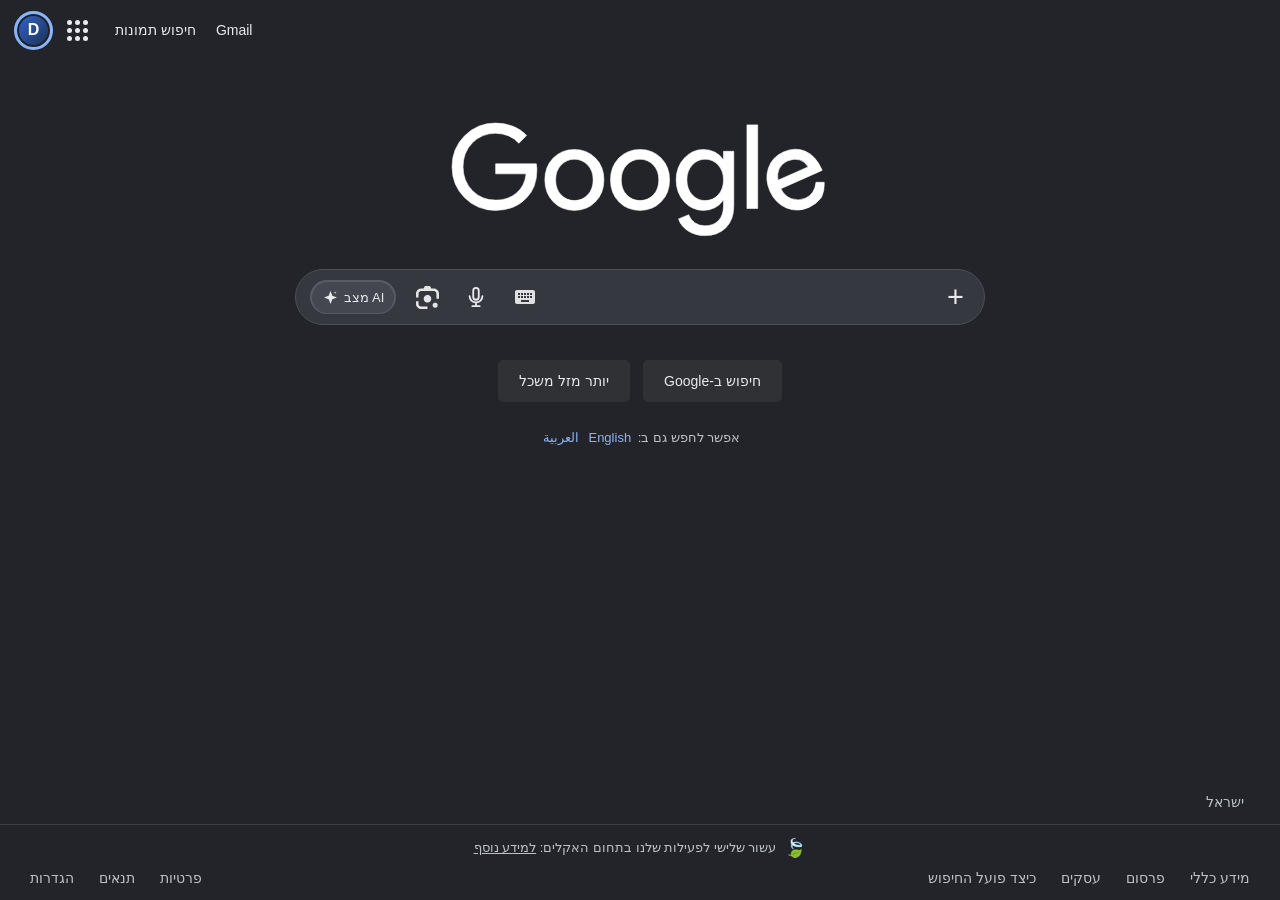
<file: index.html>
<!doctype html>
<html lang="he" dir="rtl">
<head>
<meta charset="utf-8"><meta name="viewport" content="width=device-width,initial-scale=1,viewport-fit=cover">
<meta name="theme-color" content="#202124"><meta name="description" content="notGoogle: responsive educational search-interface and security awareness demo"><title> Google · Search </title>
<style>
:root{font-family:Arial,'Helvetica Neue',sans-serif;color:#e8eaed;background:#202124;--bg:#202124;--panel:#303134;--line:#5f6368;--muted:#bdc1c6;--blue:#8ab4f8}*{box-sizing:border-box}body{margin:0;min-height:100dvh;display:flex;flex-direction:column;background:var(--bg)}button,input{font:inherit}button{cursor:pointer;color:inherit}a{color:inherit;text-decoration:none}a:hover{text-decoration:underline}button:focus-visible,a:focus-visible,input:focus-visible{outline:2px solid var(--blue);outline-offset:3px}.top{height:62px;display:flex;align-items:center;justify-content:space-between;padding:0 24px;direction:ltr}.top-left{display:flex;align-items:center;gap:12px}.top-links{display:flex;align-items:center;gap:20px;font-size:13px}.icon-btn{border:0;background:transparent;display:grid;place-items:center;border-radius:50%;width:42px;height:42px}.icon-btn:hover{background:#383a3e}.dots{display:grid;grid-template-columns:repeat(3,5px);gap:3px}.dots i{width:5px;height:5px;border-radius:50%;background:#e8eaed}.avatar{border-radius:50%;width:34px;height:34px;border:2px solid #8ab4f8;display:grid;place-items:center;background:#414653;color:#fff;font-weight:700}.brand-note{font-size:11px;letter-spacing:.1px;color:#9aa0a6;position:fixed;top:68px;right:18px;z-index:4;background:#202124e8;padding:4px 8px;border:1px solid #414347;border-radius:12px}.main{width:100%;flex:1;display:flex;flex-direction:column;align-items:center;padding:clamp(72px,10vh,140px) 20px 36px}.logo{font-family:Arial,sans-serif;font-size:clamp(70px,9vw,100px);font-weight:500;letter-spacing:-6px;line-height:1.12;direction:ltr;color:#fff;user-select:none}.logo span{font-size:.23em;letter-spacing:0;color:#8ab4f8;vertical-align:bottom;margin-left:5px}.search-form{width:min(100%,740px);margin-top:31px}.search-shell{height:54px;background:#303134;border:1px solid #55575d;border-radius:32px;display:flex;align-items:center;gap:12px;padding:0 14px;direction:rtl}.search-shell:hover,.search-shell:focus-within{background:#36383d;box-shadow:0 1px 6px #1118}.search-shell input{background:none;border:0;outline:none;color:#e8eaed;flex:1;min-width:0;font-size:17px;direction:auto}.search-shell input:focus-visible{outline:none}.search-icon{color:#aeb3bc;font-size:24px}.tool{background:transparent;border:0;border-radius:50%;width:33px;height:33px;font-size:20px;display:grid;place-items:center}.tool:hover{background:#4b4e53}.ai-pill{font-size:12px;background:#41444b;padding:9px 12px;border:0;border-radius:18px;white-space:nowrap}.actions{display:flex;gap:13px;justify-content:center;margin-top:34px}.action{background:#303134;border:1px solid #303134;padding:11px 18px;border-radius:5px;font-size:14px}.action:hover{border-color:#666970}.langs{margin-top:30px;color:#bdc1c6;font-size:13px}.langs a{color:#8ab4f8;margin:0 3px}.footer{margin-top:auto;background:#17181b;color:#bdc1c6;font-size:14px}.country{padding:16px 30px;border-bottom:1px solid #3c4043}.foot-links{display:flex;justify-content:space-between;gap:15px;flex-wrap:wrap;padding:16px 30px}.foot-links>div{display:flex;gap:25px;flex-wrap:wrap}.popover{position:absolute;top:57px;left:20px;width:min(410px,calc(100vw - 40px));max-height:min(670px,78dvh);overflow:auto;background:#282a2d;border:1px solid #393b40;border-radius:26px;padding:12px;box-shadow:0 12px 36px #0008;z-index:10;direction:rtl}.popover[hidden],.modal[hidden],.lab[hidden]{display:none}.apps-inner{background:#1d1e20;border-radius:24px;padding:16px}.apps-title{font-size:17px;margin:4px 8px 18px}.apps-grid{display:grid;grid-template-columns:repeat(3,1fr);gap:7px}.app{display:flex;flex-direction:column;align-items:center;justify-content:center;gap:9px;padding:14px 4px;border-radius:17px;font-size:13px}.app:hover{background:#34373d;text-decoration:none}.app-symbol{font-size:29px;display:grid;place-items:center;width:45px;height:45px}.profile-card{background:#171819;border-radius:24px;padding:22px;text-align:center}.profile-card .avatar{margin:0 auto 12px;width:56px;height:56px;font-size:23px}.profile-actions{display:grid;gap:9px;margin-top:14px}.profile-actions a,.profile-actions button{display:block;text-align:center;border:0;border-radius:24px;padding:14px;background:#25272b}.profile-actions a:hover,.profile-actions button:hover{background:#383a3f;text-decoration:none}.modal{position:fixed;inset:0;background:#000a;z-index:30;display:grid;place-items:center;padding:20px}.modal-card{width:min(480px,100%);background:#282a2f;border:1px solid #555;border-radius:22px;padding:25px;box-shadow:0 20px 80px #000a}.modal-card h2{margin:0 0 12px}.modal-card p{line-height:1.6;color:#c4c8d0}.modal-card input{width:100%;margin:7px 0 14px;padding:13px;border-radius:9px;border:1px solid #656970;background:#1c1d21;color:#fff}.modal-card label{display:block;font-size:13px}.modal-row{display:flex;justify-content:space-between;align-items:center;gap:12px}.primary{border:0;background:#8ab4f8;color:#1b2432;padding:11px 18px;border-radius:22px;font-weight:bold}.secondary{background:transparent;border:1px solid #737780;border-radius:22px;padding:10px 15px}.lab{position:fixed;inset:0;z-index:50;background:#0d1019;color:#eef3ff;overflow:auto;padding:clamp(20px,4vw,55px)}.lab h1{font-size:clamp(38px,6vw,74px);margin:0 0 8px;color:#f6ce5c}.lab .sub{font-size:20px;line-height:1.6;max-width:850px}.lab-grid{display:grid;grid-template-columns:repeat(auto-fit,minmax(280px,1fr));gap:18px;margin-top:24px}.lab-card{background:#1b2130;border:1px solid #39415a;border-radius:18px;padding:20px;overflow:auto}.lab-card h3{margin-top:0}.lab-card pre{white-space:pre-wrap;overflow-wrap:anywhere;direction:ltr;text-align:left;font-size:12px}.lab-card li{margin-bottom:10px}.lab .close{position:fixed;left:20px;top:20px}.tiny{color:#a6adbd;font-size:12px}.touch-reveal{position:fixed;bottom:0;left:50%;transform:translateX(-50%);height:12px;width:100px;z-index:5;background:transparent;border:0}.toast{position:fixed;bottom:24px;right:24px;background:#394252;border:1px solid #75819c;padding:12px 18px;border-radius:14px;z-index:60;max-width:calc(100vw - 48px)}.toast[hidden]{display:none}@media(max-width:600px){.top{padding:0 12px}.top-links{gap:10px}.main{padding-top:90px}.logo{font-size:70px}.search-shell{gap:5px;padding:0 8px}.tool{width:29px}.ai-pill{display:none}.foot-links{justify-content:center}.foot-links>div{justify-content:center;gap:14px}.brand-note{top:61px}.popover{left:8px;width:calc(100vw - 16px)}}

/* V4.1 visual refinement based on the supplied iPad references */
:root{--bg:#202124;--panel:#303134;--line:#45474e}
.top{height:60px;padding:0 16px;justify-content:flex-start;gap:16px}
.top-left{gap:7px}
.top-links{gap:20px;font-size:14px}
.icon-btn{width:43px;height:43px}
.avatar{width:39px;height:39px;background:linear-gradient(135deg,#3367d6,#1b2d4a);border:3px solid #8ab4f8;box-shadow:inset 0 0 0 2px #202124;font-size:16px}
.brand-note{top:auto;bottom:9px;right:auto;left:12px;z-index:4;font-size:10px;opacity:.78;padding:3px 7px;background:#25272b;border-color:#44464d}
.main{padding:clamp(64px,8vh,118px) 20px 36px}
.logo{font-family:Arial,Helvetica,sans-serif;font-size:clamp(74px,8.4vw,104px);font-weight:500;letter-spacing:-6.5px;line-height:1.12}
.search-form{width:min(100%,840px);margin-top:40px}
.search-shell{height:64px;background:#303134;border:1px solid #494c53;border-radius:36px;padding:0 14px;gap:14px}
.search-shell input{font-size:18px}
.search-icon{display:grid;place-items:center;color:#9aa0a6}
.tool{color:#e8eaed;width:35px;height:38px}
.ai-pill{background:#454750;font-size:13px}
.actions{margin-top:35px}
.action{padding:12px 20px}
.langs{margin-top:56px}
.footer{background:#17181b}
.country{background:#202124;padding:14px 36px}
.foot-links{padding:16px 38px}
.popover{top:65px;left:16px;width:min(430px,calc(100vw - 32px));max-height:min(680px,74dvh);background:#282a2c;border:8px solid #282a2c;border-radius:34px;padding:0}
.apps-inner{background:#1b1c1e;padding:20px 14px;border-radius:28px}
.apps-title{font-size:20px;margin:6px 10px 18px}
.apps-grid{gap:8px}
.app{min-height:106px;font-size:14px}
.app-symbol{font-size:32px}
.profile-card{background:#151617;border-radius:26px;padding:22px 16px;text-align:center}
.profile-head{display:flex;align-items:center;justify-content:center;gap:15px;position:relative;margin-bottom:22px}
.profile-head .avatar{width:60px;height:60px;font-size:26px;margin:0}
.profile-head h3{margin:0 0 5px;font-size:19px;font-weight:500}
.profile-close{position:absolute;left:0;top:0;background:transparent;border:0;font-size:27px}
.profile-actions{margin-top:20px;gap:12px}
.profile-actions a,.profile-actions button{background:#0d0e0f;padding:17px 12px;border-radius:35px;font-size:14px}
@media(max-width:650px){.top{padding:0 10px;gap:8px}.top-links{gap:12px;font-size:12px}.main{padding-top:clamp(60px,13vh,105px)}.logo{font-size:clamp(64px,16vw,90px)}.search-form{margin-top:30px}.search-shell{height:56px;gap:7px;padding:0 10px}.tool{width:30px}.ai-pill{display:none}.langs{margin-top:34px}.footer .foot-links{padding:13px}.popover{left:8px;width:min(430px,calc(100vw - 16px))}}

/* V5 responsive fidelity: desktop, tablet, phone */
html{min-width:280px}body{overflow-x:hidden}.top{flex-shrink:0}.main{min-height:0}.logo{max-width:100%;white-space:nowrap}.search-form{max-width:calc(100vw - 32px)}.search-shell{min-width:0}.search-shell input{width:0}.popover{overscroll-behavior:contain}.icon-btn,.tool{flex-shrink:0}.brand-note{pointer-events:none}
@media(min-width:1100px){.main{padding-top:clamp(90px,12vh,160px)}.search-form{width:min(100%,720px)}.search-shell{height:56px}.logo{font-size:92px}.langs{margin-top:28px}}
@media(min-width:601px) and (max-width:1099px){.top{padding-inline:22px}.main{padding-top:clamp(100px,14vh,170px)}.search-form{width:min(100%,74vw,690px)}.search-shell{height:52px}.logo{font-size:clamp(76px,9vw,96px)}.popover{max-height:75dvh}}
@media(max-width:600px){.top{height:56px;padding-inline:8px}.top-links{gap:12px}.top-links a{font-size:12px}.icon-btn{height:38px;width:38px}.avatar{height:31px;width:31px}.main{padding:clamp(84px,16vh,150px) 14px 28px}.logo{font-size:clamp(61px,17vw,80px);letter-spacing:-4px}.search-form{margin-top:27px;width:100%}.search-shell{height:52px;padding:0 10px;gap:6px}.search-shell input{font-size:16px}.tool{width:29px;height:34px}.tool svg{width:19px;height:19px}.search-icon svg{width:19px;height:19px}.actions{margin-top:24px;gap:8px}.action{font-size:12px;padding:10px 12px}.langs{margin-top:28px;font-size:12px;text-align:center}.footer{font-size:12px}.country{padding:11px 18px}.foot-links{padding:12px 14px;gap:12px}.foot-links>div{gap:12px}.popover{position:fixed;top:55px;left:8px;width:calc(100vw - 16px);max-height:calc(100dvh - 70px);border-width:5px;border-radius:24px}.apps-grid{gap:3px}.app{min-height:89px;padding:9px 2px;font-size:12px}.app-symbol{font-size:26px;height:36px}.brand-note{top:auto;bottom:78px;right:9px;font-size:10px}.lab{padding:64px 14px 28px}.lab-grid{grid-template-columns:minmax(0,1fr)}}
@media(max-width:350px){.top-links{gap:7px}.search-shell{gap:3px}.tool{width:25px}.search-icon{display:none}.logo{font-size:58px}.action{padding:9px}.footer{font-size:11px}}
@media(max-height:580px) and (min-width:601px){.main{padding-top:30px}.langs{margin-top:16px}.search-form{margin-top:16px}.actions{margin-top:14px}}
@media(prefers-reduced-motion:no-preference){.popover{animation:appear .16s ease-out}@keyframes appear{from{opacity:0;transform:translateY(-6px)}to{opacity:1;transform:translateY(0)}}}

/* V5.1: closer dark-mode tones, reference icons, climate footer, tablet spacing. */
:root{--bg:#22242a;--panel:#363840}
body,.country,.footer,.foot-links{background:#22242a}
.search-shell{background:#363840;border-color:#4d4f56}
.search-shell:hover,.search-shell:focus-within{background:#3b3d45}
.top{padding-left:8px}.top-left{gap:5px}
.app-symbol{width:48px;min-width:48px;height:49px;display:grid;place-items:center}
.app-symbol img.product-icon{width:42px;height:42px;object-fit:contain;display:block}
.app-symbol .app-fallback{display:grid;place-items:center;width:40px;height:40px;border-radius:12px;background:#383c46;font-size:17px;color:#fff;font-weight:600}
.keyboard-icon{display:block;width:24px;height:24px;filter:brightness(0) invert(.88)}
.foot-links{position:relative}
.climate-callout{position:absolute;left:50%;top:50%;transform:translate(-50%,-50%);display:flex;align-items:center;gap:8px;direction:rtl;white-space:nowrap;font-size:13px;color:#bdc1c6}
.climate-callout:hover{text-decoration:underline}
.climate-leaf{font-size:18px;line-height:1}
@media(min-width:1000px) and (max-width:1400px){.main{padding-top:clamp(52px,6.2vh,83px)}.search-form{width:min(100%,690px);margin-top:31px}.logo{font-size:97px}}
@media(max-width:1050px){.climate-callout{position:static;transform:none;justify-content:center;white-space:normal;text-align:center;order:3;width:100%;line-height:1.5;margin-top:8px}.foot-links{row-gap:18px}}
@media(max-width:600px){.app-symbol{width:38px;min-width:38px;height:39px}.app-symbol img.product-icon{width:34px;height:34px}.keyboard-icon{width:20px;height:20px}.climate-callout{font-size:12px}}

/* V5.2: demo-only two-step sign in and reveal timeline */
.signin-card{width:min(950px,calc(100vw - 36px));background:#101114;border:1px solid #42454e;border-radius:30px;padding:clamp(20px,3vw,36px);color:#e8eaed;box-shadow:0 22px 80px #000b;max-height:min(92dvh,800px);overflow:auto}
.signin-brand{display:flex;align-items:center;gap:10px;color:#bec5cf;font-size:13px;letter-spacing:.01em}
.signin-layout{display:grid;grid-template-columns:minmax(0,1fr) minmax(0,1fr);gap:clamp(25px,6vw,65px);align-items:start;padding:30px 0 36px}
.signin-intro h2{font-size:clamp(29px,3vw,40px);font-weight:400;margin:0 0 14px;line-height:1.22}
.signin-intro p{font-size:17px;line-height:1.65;margin:0 0 20px;color:#c7c9d2}
.signin-scope{display:inline-flex;font-size:10px;letter-spacing:.09em;color:#d5b96f;border:1px solid #6d6041;border-radius:20px;padding:7px 10px;direction:ltr}
.demo-step[hidden],.demo-error[hidden],.demo-timeline[hidden]{display:none}
.demo-step label:not(.signin-show){display:block;margin-bottom:7px;color:#d9dde3;font-size:14px}
.demo-step input:not([type="checkbox"]){width:100%;padding:15px 16px;background:#101114;border:1px solid #81858c;color:#f2f3f7;border-radius:6px;margin:0;outline-offset:1px;font-size:16px}
.demo-step input:focus{border-color:#a8c7fa}
.demo-step input[readonly]{background:#1c1d22;cursor:default}
.demo-help{color:#b7bdc6;font-size:13px;line-height:1.55;margin:11px 0 20px}
.demo-help code{color:#e0e4ee;background:#282b34;border:1px solid #3b3d47;padding:2px 7px;border-radius:5px;white-space:nowrap}
.signin-actions{display:flex;justify-content:space-between;align-items:center;gap:12px;margin-top:24px}
.signin-actions .primary{background:#a8c7fa;color:#17263a;border-radius:24px;padding:12px 23px}
.signin-actions .secondary{border:0;color:#a8c7fa}
.signin-footer{display:flex;gap:12px;justify-content:space-between;flex-wrap:wrap;color:#a8adb8;font-size:11px;border-top:1px solid #333741;padding-top:15px;direction:ltr}
.identity-chip{display:inline-flex;gap:9px;align-items:center;margin-bottom:26px;padding:7px 12px;background:transparent;border:1px solid #6f7787;border-radius:20px;font-size:13px}
.mini-avatar{display:grid;place-items:center;width:23px;height:23px;background:#365483;color:#fff;border-radius:50%;font-weight:bold}
.signin-show{display:flex;align-items:center;gap:9px;margin-top:12px;color:#d7dce8;font-size:13px}
.signin-show input{accent-color:#a8c7fa;width:17px;height:17px}
.demo-fill{border:0;background:transparent;color:#a8c7fa;text-decoration:underline;font-size:13px;padding:5px 0}
.demo-error{color:#ffb4ab;font-size:13px;line-height:1.55}
.credential-summary{padding:14px;background:#1b2a35;border:1px solid #4b6177;border-radius:14px}
.credential-title{font-size:14px;font-weight:bold;margin-bottom:12px}
.credential-display{display:flex;flex-direction:column;gap:6px;background:#101823;padding:12px;border-radius:10px;overflow-wrap:anywhere}
.credential-display strong{color:#f7d884;font-size:22px}
.credential-caution{margin-top:12px;font-size:13px;line-height:1.6;color:#cdd7e2}
.demo-timeline{margin-top:18px;border-right:2px solid #50627e;padding-right:16px}
.demo-timeline>div{position:relative;padding:0 6px 14px;animation:demo-enter .28s ease-out both}
.demo-timeline>div:nth-child(2){animation-delay:.12s}
.demo-timeline>div:nth-child(3){animation-delay:.24s}
.demo-timeline>div:nth-child(4){animation-delay:.36s}
.timeline-node{position:absolute;right:-28px;top:0;background:#a8c7fa;color:#1c2840;border-radius:50%;font-size:12px;font-weight:bold;width:23px;height:23px;display:grid;place-items:center}
.demo-timeline strong{font-size:14px}
.demo-timeline p{font-size:12px;line-height:1.5;color:#bac5d4;margin:5px 0}
@keyframes demo-enter{from{opacity:0;transform:translateY(10px)}to{opacity:1;transform:translateY(0)}}
@media(max-width:700px){.modal{padding:12px}.signin-card{width:100%;border-radius:24px;padding:24px 19px}.signin-layout{grid-template-columns:1fr;gap:16px;padding:25px 0}.signin-intro h2{font-size:28px}.signin-intro p{font-size:14px;margin-bottom:10px}.signin-actions{margin-top:14px}}
@media(prefers-reduced-motion:reduce){.demo-timeline>div{animation:none}}

/* V5.4 targeted visual/UX fixes */
.lab{overflow-y:auto;overscroll-behavior:contain}
.lab-grid{grid-template-columns:repeat(2,minmax(0,1fr));align-items:start}
.lab-card{min-width:0;overflow:visible}.lab-card h3{font-size:18px}
.close-icon{position:fixed;left:max(14px,env(safe-area-inset-left));top:max(14px,env(safe-area-inset-top));width:40px;height:40px;border:0;background:transparent;color:#d7e2f9;z-index:65;border-radius:6px;display:grid;place-items:center}
.close-icon:hover{background:#273044}.close-icon svg{width:22px;height:22px}
.event-card-header{display:flex;align-items:center;justify-content:space-between;gap:12px;flex-wrap:wrap}
.event-card-header h3{margin:0}.event-count{font-size:12px;color:#b9c9e0}
.event-scroll{height:220px;max-height:min(32vh,270px);background:#101725;border:1px solid #39465b;border-radius:12px;overflow:auto;overscroll-behavior:contain;direction:ltr;padding:10px;margin-top:10px}
.event-scroll pre{width:max-content;max-width:none;min-width:100%;white-space:pre;overflow:visible;overflow-wrap:normal;word-break:normal;font-size:11px;line-height:1.55;margin:0;text-align:left}
.event-actions{display:flex;gap:10px;flex-wrap:wrap;margin-top:12px}
.compare-card{grid-column:1/-1}.delta-list{display:grid;grid-template-columns:repeat(2,minmax(0,1fr));gap:6px 24px;padding-inline-start:20px}.delta-list li{font-size:13px;line-height:1.55}
.compare-modal{z-index:80;padding:clamp(8px,2vw,20px)}
.compare-window{width:min(1360px,100%);max-height:94dvh;overflow:auto;padding:clamp(15px,2.6vw,28px);background:#161d29;color:#e4edfa;border:1px solid #546078;border-radius:20px;box-shadow:0 30px 100px #000a}
.compare-header{display:flex;align-items:flex-start;justify-content:space-between;gap:15px}
.compare-header h2{font-size:clamp(21px,3vw,30px);margin:0 0 8px}
.compare-header p{font-size:13px;color:#b0c0d4;line-height:1.55;margin:0}
.compare-dismiss{width:36px;height:36px;border:0;border-radius:8px;background:transparent;font-size:23px;flex-shrink:0}
.compare-dismiss:hover{background:#303d51}
.compare-pickers{display:flex;gap:16px;flex-wrap:wrap;margin:22px 0}
.compare-pickers label{flex:1;min-width:220px;display:flex;flex-direction:column;gap:10px;font-size:14px}
.compare-pickers input{width:100%;font-size:12px;background:#222e40;border:1px solid #4a5d79;border-radius:9px;padding:12px;max-width:100%}
.compare-images{display:grid;grid-template-columns:repeat(2,minmax(0,1fr));gap:16px}
.compare-images figure{margin:0;min-width:0}.compare-images figcaption{text-align:center;font-size:14px;margin-top:9px;color:#cbd7e8}
.compare-image-shell{min-height:210px;max-height:56dvh;overflow:auto;display:flex;align-items:flex-start;justify-content:center;background:#111822;border:1px solid #3a506e;border-radius:12px}
.compare-image-shell img{width:100%;height:auto;object-fit:contain;cursor:zoom-in}
.compare-image-shell span{padding:60px 15px;color:#95a5b9;text-align:center;font-size:13px}
.compare-footer{display:flex;justify-content:space-between;gap:15px;align-items:center;flex-wrap:wrap;margin-top:18px;color:#aab8cf;font-size:12px}
.apps-extra{padding:17px 10px 8px}.apps-extra .app{min-height:102px}
.tool{border-radius:8px}.tool:hover{background:transparent;color:#fff;filter:brightness(1.12)}.tool:active{transform:scale(.94)}
.ai-pill{position:relative;isolation:isolate;--ai-x:50%;--ai-y:50%;--ai-angle:0deg;--ai-glow:0;border:2px solid transparent;padding:7px 10px;background:linear-gradient(#454750,#454750) padding-box,conic-gradient(from var(--ai-angle),#4285f4,#9b83e8,#34a853,#fbbc05,#ea4335,#4285f4) border-box;transition:box-shadow .2s ease}
.ai-pill::after{content:"";position:absolute;inset:-7px;border-radius:999px;pointer-events:none;z-index:-1;background:radial-gradient(circle at var(--ai-x) var(--ai-y),rgba(66,133,244,.52),rgba(65,185,149,.15) 44%,transparent 72%);filter:blur(8px);opacity:var(--ai-glow);transition:opacity .18s ease}
.ai-pill:hover,.ai-pill:focus-visible{--ai-glow:1;box-shadow:0 1px 8px rgba(118,157,243,.24)}
.ai-pill:hover{animation:none}
@property --ai-angle{syntax:"<angle>";initial-value:0deg;inherits:false}
@keyframes ai-spectrum{to{--ai-angle:360deg}}
@media(max-width:700px){.lab{padding:70px 16px 24px}.lab-grid{grid-template-columns:minmax(0,1fr)}.compare-card{grid-column:auto}.compare-images{grid-template-columns:1fr}.delta-list{grid-template-columns:1fr}.event-scroll{height:180px}.compare-image-shell{max-height:43dvh}}
@media(prefers-reduced-motion:reduce){.ai-pill:hover{animation:none}.ai-pill::after{transition:none}}
@media(min-width:601px) and (max-width:1050px){.foot-links{display:flex;flex-wrap:wrap;align-items:center;justify-content:space-between;row-gap:10px;padding:11px 24px}.foot-links>div{gap:14px}.climate-callout{order:-1;flex-basis:100%;margin:0;position:static;transform:none;justify-content:center;max-width:100%;line-height:1.3;font-size:12px}}
@media(max-width:600px){.climate-callout{order:-1;flex-basis:100%;margin:0;width:100%;line-height:1.4}.foot-links{row-gap:11px}.foot-links>div{justify-content:center}}

.search-form{position:relative}
.input-panel{position:absolute;z-index:12;top:calc(100% + 10px);left:0;width:min(480px,100%);padding:14px;background:#282a32;border:1px solid #575c6a;border-radius:18px;box-shadow:0 16px 44px #0008;direction:rtl}
.input-panel[hidden]{display:none}
.input-panel-header{display:flex;justify-content:space-between;align-items:center}
.input-panel-header button{border:0;background:transparent;font-size:20px}
.input-lang-row{display:flex;gap:8px;margin:12px 0}
.input-lang-row button{border:1px solid #606779;border-radius:12px;padding:5px 12px;background:transparent}
.input-lang-row button[aria-pressed="true"]{background:#3f4859;color:#d7e8ff}
.input-keys{display:flex;flex-wrap:wrap;gap:5px}
.input-keys button{min-width:31px;height:34px;padding:0 5px;border:1px solid #525b6b;border-radius:6px;background:#343945;font-size:14px}
.input-keys button:hover{background:#4a5364}
.input-keys .input-special{padding:0 11px}
.input-panel p{color:#aeb8ca;font-size:11px;margin:10px 0 0}

.search-add{width:29px;height:38px;border:0;background:transparent;border-radius:6px;font-size:29px;line-height:1;display:grid;place-items:center;color:#e8eaed;flex-shrink:0}
.search-add:hover{background:transparent;filter:brightness(1.15)}
.quick-actions{position:absolute;right:0;top:calc(100% + 10px);z-index:13;display:grid;gap:4px;min-width:214px;padding:9px;background:#282d35;border:1px solid #555e69;box-shadow:0 16px 42px #0008;border-radius:14px}
.quick-actions[hidden]{display:none}
.quick-actions button{border:0;border-radius:7px;background:transparent;text-align:right;padding:11px 12px;font-size:13px}
.quick-actions button:hover{background:#3e4652}

/* Final V5.4 footer layout: separate climate row, preserve links underneath */
.foot-links{display:grid;grid-template-columns:minmax(0,1fr) minmax(0,1fr);gap:13px 20px;align-items:center;padding:14px 30px}
.foot-links>div:first-child{grid-column:1;grid-row:2;justify-content:flex-start}
.foot-links>div:nth-child(2){grid-column:2;grid-row:2;justify-content:flex-end}
.climate-callout{grid-column:1/-1;grid-row:1;position:static;transform:none;order:unset;flex-basis:auto;width:100%;max-width:100%;margin:0;justify-content:center;white-space:normal;text-align:center;line-height:1.4}
.input-panel,.quick-actions{top:calc(var(--search-surface-height,56px) + 8px)}
@media(min-width:601px) and (max-width:1099px){.search-form{--search-surface-height:52px}}
@media(max-width:600px){.search-form{--search-surface-height:52px}.foot-links{grid-template-columns:1fr;padding:12px 14px;gap:10px}.foot-links>div:first-child{grid-column:1;grid-row:2;justify-content:center}.foot-links>div:nth-child(2){grid-column:1;grid-row:3;justify-content:center}.climate-callout{grid-column:1;grid-row:1}}

/* V5.5 — constrained one-screen Reveal workspace */
.lab{position:fixed;inset:0;z-index:50;overflow:hidden;padding:clamp(12px,2.5vw,26px);background:#0d111a;color:#e9eef8}
.lab[hidden],.lab-view[hidden]{display:none!important}
.lab-shell{width:min(1340px,100%);height:100%;min-height:0;margin:0 auto;display:flex;flex-direction:column;gap:14px}
.lab-masthead{flex:0 0 auto;display:flex;align-items:flex-start;justify-content:space-between;gap:18px;padding:6px 4px 7px;border-bottom:1px solid #30394b}
.lab-heading{min-width:0}
.lab-kicker{font:700 10px/1.4 Arial,sans-serif;letter-spacing:.11em;color:#a2b7d5;direction:ltr;display:flex;align-items:center;gap:7px;justify-content:flex-end}
.lab-live-dot{display:inline-block;width:7px;height:7px;border-radius:50%;background:#80bbce;box-shadow:0 0 0 3px #80bbce14}
.lab-masthead h1{font:800 clamp(28px,4.3vw,48px)/1.08 Arial,sans-serif;letter-spacing:-.04em;color:#f2c764;margin:8px 0 4px;direction:ltr;text-align:right}
.lab-stop{color:#f2c764}
.lab-masthead p{font-size:14px;margin:0;color:#c1cddd;line-height:1.4;direction:ltr;text-align:right}
.lab .close-icon{position:static;flex:0 0 38px;width:38px;height:38px;background:#1a2333;border:1px solid #43516c;border-radius:11px;font-size:21px;display:grid;place-items:center;color:#e0e9f5;z-index:1}
.lab .close-icon:hover{background:#2a354a}
.lab-tabbar{flex:0 0 auto;display:flex;gap:5px;align-items:center;border-bottom:1px solid #30394b;overflow-x:auto;scrollbar-width:thin;padding-bottom:7px}
.lab-tab{display:flex;align-items:center;gap:9px;white-space:nowrap;flex:0 0 auto;padding:11px 15px;border:1px solid transparent;border-radius:10px;background:transparent;color:#afbfd3;font-weight:600;font-size:14px}
.lab-tab:hover{background:#20293b}.lab-tab.is-active{background:#27334b;color:#f4f7ff;border-color:#475b79}
.lab-tab span{font:700 10px monospace;color:#93a7c2}
.lab-workspace{flex:1 1 auto;min-height:0;position:relative;overflow:hidden}
.lab-view{height:100%;overflow-y:auto;overscroll-behavior:contain;scrollbar-width:thin;padding:4px 3px 8px}
.lab-stats{display:grid;grid-template-columns:repeat(3,minmax(0,1fr));gap:12px;margin-bottom:13px}
.lab-stats>div{padding:14px 17px;border:1px solid #364359;border-radius:12px;background:#171f2e;display:flex;justify-content:space-between;align-items:center;gap:10px}
.lab-stats span{font-size:12px;color:#a6bad1}.lab-stats strong{font:700 16px/1.2 Arial,sans-serif;color:#e9f1fb;direction:ltr;white-space:nowrap}
.lab-overview-grid{display:grid;grid-template-columns:repeat(3,minmax(0,1fr));align-items:stretch;gap:13px}
.lab-overview-grid .lab-card{min-height:0;padding:19px}
.lab-overview-grid .lab-card h2{font-size:17px;line-height:1.35;margin:0 0 13px}
.lab-card{background:#1b2434;border:1px solid #394860;border-radius:15px;color:#e9eff9}
.lab-card p{font-size:13px;line-height:1.6;margin:0 0 12px;color:#ccd6e5}
.lab-steps{padding-inline-start:22px;font-size:13px;line-height:1.55;margin:0 0 12px}
.lab-steps li{margin-bottom:10px}
.lab-insights{list-style:none;padding:0;margin:0 0 12px;display:grid;gap:11px}
.lab-insights li{display:grid;gap:4px;border-bottom:1px solid #344158;padding-bottom:10px}
.lab-insights li:last-child{border-bottom:0}
.lab-insights strong{font-size:13px;color:#bad2ff;direction:ltr}
.lab-insights span{font-size:12px;line-height:1.5;color:#c3d0e2}
.lab-credential{font-size:13px;line-height:1.5}
.lab-credential .credential-summary{padding:10px}
.lab-credential .credential-display{padding:8px}
.lab-credential .credential-display strong{font-size:17px}
.lab-credential .credential-caution{font-size:11px}
.lab-credential + .demo-timeline{margin-top:12px;max-height:170px;overflow:auto}
.lab-credential + .demo-timeline>div{padding-bottom:7px}
.lab-credential + .demo-timeline p{margin:2px 0;font-size:11px}
.lab-view-intro{display:flex;align-items:flex-start;justify-content:space-between;gap:18px;margin:3px 2px 15px}
.lab-view-intro h2{margin:0 0 6px;font-size:23px}
.lab-view-intro p{font-size:13px;color:#aebdd1;line-height:1.5;margin:0}
.lab-pill{font-size:12px;color:#cfe1ff;border:1px solid #425775;padding:9px 12px;border-radius:999px;white-space:nowrap}
.lab-primary{background:#a9c9ff;color:#112238;border:0;border-radius:10px;padding:12px 18px;white-space:nowrap;font-weight:700;font-size:13px}
.lab-primary:hover{background:#c1d8ff}
.lab-view .event-card{max-width:100%;padding:17px}
.lab-view .event-scroll{height:clamp(220px,48vh,440px);max-height:56vh;background:#101827}
.lab-view .event-scroll pre{font-size:12px}
.visual-issues{display:grid;grid-template-columns:repeat(4,minmax(0,1fr));gap:12px;margin:16px 0}
.visual-issues .lab-card{padding:17px}.visual-issues .lab-card h3{margin:10px 0 8px;font-size:16px}.visual-issues .lab-card p{font-size:12px}
.issue-no{font:700 10px/1.4 monospace;color:#92baff}
.lab-lesson-grid{display:grid;grid-template-columns:repeat(2,minmax(0,1fr));gap:14px}
.lab-lesson-grid .lab-card{padding:21px}
.lab-lesson-grid .lab-card h3{font-size:18px;margin:0 0 16px}
.lab-statusbar{flex:0 0 auto;padding:10px 5px 0;border-top:1px solid #30394b;display:flex;align-items:center;justify-content:space-between;gap:8px;flex-wrap:wrap;color:#8fa6c3;font-size:11px;direction:ltr}
.lab-statusbar i{width:6px;height:6px;background:#76acb4;border-radius:50%;display:inline-block;margin-right:8px}
@media(max-width:1090px){.lab-overview-grid{grid-template-columns:repeat(2,minmax(0,1fr))}.lab-overview-grid .lab-card:last-child{grid-column:1/-1}.visual-issues{grid-template-columns:repeat(2,minmax(0,1fr))}}
@media(max-width:720px){.lab{padding:12px}.lab-shell{gap:10px}.lab-masthead{padding-top:0}.lab-masthead h1{font-size:clamp(25px,7vw,36px)}.lab-masthead p{font-size:12px}.lab-tab{font-size:12px;padding:9px 11px}.lab-stats{grid-template-columns:1fr 1fr;gap:7px}.lab-stats>div{padding:9px;flex-direction:column;align-items:flex-start}.lab-stats>div:last-child{grid-column:1/-1}.lab-stats strong{font-size:13px}.lab-overview-grid,.visual-issues,.lab-lesson-grid{grid-template-columns:1fr}.lab-overview-grid .lab-card:last-child{grid-column:auto}.lab-view-intro{flex-wrap:wrap}.lab-view-intro h2{font-size:19px}.lab-statusbar{font-size:10px}.lab-view .event-scroll{height:50vh}}
@media(max-height:680px){.lab-shell{gap:7px}.lab-masthead h1{font-size:32px;margin:4px 0}.lab-tab{padding:7px 10px}.lab-view{padding-bottom:6px}}


/* V5.5 — contained pointer-follow prism, quiet search tooltips and scrollable app menu */
#appsPanel{height:min(565px,calc(100dvh - 83px));max-height:calc(100dvh - 83px);overflow-y:auto;overflow-x:hidden;overscroll-behavior:contain;scrollbar-width:thin;scrollbar-color:#69717d #282a2c;scroll-behavior:smooth}
#appsPanel::-webkit-scrollbar{width:7px}
#appsPanel::-webkit-scrollbar-track{background:#282a2c;border-radius:20px}
#appsPanel::-webkit-scrollbar-thumb{background:#69717d;border-radius:20px}
#appsPanel .apps-extra{padding-bottom:20px}
#appsPanel .app{min-width:0}
#appsPanel .app:hover{background:#35373e;border-radius:15px}
.tool{position:relative;isolation:isolate;background:transparent!important;border-radius:7px}
.tool:hover,.tool:focus-visible{background:transparent!important;filter:brightness(1.10)}
.tool[data-tooltip]::after{content:attr(data-tooltip);position:absolute;bottom:calc(100% + 8px);left:50%;width:max-content;max-width:180px;white-space:nowrap;background:#eceef1;color:#202124;padding:6px 9px;border-radius:4px;font:12px/1.2 Arial,sans-serif;direction:rtl;opacity:0;transform:translate(-50%,4px);transition:opacity .12s ease,transform .12s ease;pointer-events:none;z-index:20;box-shadow:0 2px 10px #0004}
.tool[data-tooltip]:hover::after,.tool[data-tooltip]:focus-visible::after{opacity:1;transform:translate(-50%,0)}
/* Cursor-revealed prism: neutral until hover, local light only around the pointer. */
.ai-pill{
  position:relative;isolation:isolate;overflow:hidden;contain:paint;
  --ai-x:50%;--ai-y:50%;--ai-glow:0;--ai-edge-alpha:0;
  border:1px solid transparent;box-shadow:none!important;
  background:
    linear-gradient(#454750,#454750) padding-box,
    radial-gradient(ellipse 28px 25px at var(--ai-x) var(--ai-y),
      rgba(66,133,244,var(--ai-edge-alpha)) 0%,
      rgba(165,123,230,var(--ai-edge-alpha)) 28%,
      rgba(52,168,83,var(--ai-edge-alpha)) 54%,
      rgba(251,188,5,var(--ai-edge-alpha)) 76%,
      transparent 100%) border-box;
  transition:background-color .16s ease;
}
.ai-pill::after{
  content:"";position:absolute;inset:0;border-radius:inherit;
  z-index:0;pointer-events:none;filter:none;mix-blend-mode:screen;
  background:radial-gradient(ellipse 37px 28px at var(--ai-x) var(--ai-y),
    rgba(111,160,255,.31),rgba(86,161,183,.18) 35%,
    rgba(63,169,112,.08) 58%,transparent 82%);
  opacity:var(--ai-glow);transition:opacity .18s ease;
}
.ai-pill:hover,.ai-pill:focus-visible{--ai-glow:1;--ai-edge-alpha:1}
.ai-pill:hover{animation:none!important}
.ai-pill:not(:hover):not(:focus-visible){--ai-glow:0;--ai-edge-alpha:0}

@media(max-width:650px){#appsPanel{height:min(560px,calc(100dvh - 67px));max-height:calc(100dvh - 67px)}}
@media(prefers-reduced-motion:reduce){#appsPanel{scroll-behavior:auto}.ai-pill:hover{animation:none}.ai-pill::after,.tool[data-tooltip]::after{transition:none}}


/* Phone-specific layout integrity: no document-level sideways panning */
html{max-width:100%;overflow-x:clip}
body{max-width:100%;overflow-x:clip}
@media(max-width:480px){
 .lab-tabbar{justify-content:space-between;gap:3px}
 .lab-tab{font-size:12px;gap:5px;padding:9px 7px;flex:1 1 0;justify-content:center}
 .lab-tab span{font-size:9px}
}

/* One-click built-in historical screenshot comparison in Reveal */
.lab-reference{margin:12px 0 16px;background:#151d2b;border:1px solid #35455d;border-radius:14px;overflow:hidden}
.lab-reference-head{display:flex;align-items:center;justify-content:space-between;gap:12px;padding:12px 16px;flex-wrap:wrap}
.lab-reference-head>div{display:flex;flex-direction:column;gap:4px}
.lab-reference-head strong{font-size:14px;color:#e7effd}
.lab-reference-head span,.lab-reference figcaption{font-size:11px;color:#a7b7ce}
.lab-reference-head>a{border-radius:8px;padding:8px 12px;border:1px solid #506280;white-space:nowrap;font-size:12px}
.lab-reference-head>a:hover{background:#293a54}
.lab-reference-image{display:block;margin:0 14px;border:1px solid #43516b;border-radius:9px;overflow:hidden;background:#171b23;line-height:0}
.lab-reference-image img{display:block;width:100%;height:auto;max-height:31vh;object-fit:contain;object-position:center}
.lab-reference figcaption{margin:0;padding:9px 16px 13px;line-height:1.5}
@media(max-width:700px){.lab-reference-head{padding:10px 12px}.lab-reference-image{margin:0 10px}.lab-reference-image img{max-height:29vh}}


/* AI prism fidelity — the four-color cluster travels as one under the pointer.
   Nothing colored is painted at rest; only the local neighborhood is revealed on hover. */
.ai-pill{
  --ai-x:50%;--ai-y:50%;--ai-glow:0;
  position:relative;isolation:isolate;overflow:hidden;contain:paint;
  background:#454750!important;border:1px solid #585d65;
  box-shadow:none!important;animation:none!important;
}
.ai-pill::before{
  content:"";position:absolute;inset:0;z-index:0;border-radius:inherit;
  pointer-events:none;
  background:
    radial-gradient(circle 22px at calc(var(--ai-x) - 20px) calc(var(--ai-y) - 2px),rgba(66,133,244,.83),transparent 92%),
    radial-gradient(circle 22px at calc(var(--ai-x) - 5px) calc(var(--ai-y) + 7px),rgba(52,168,83,.78),transparent 91%),
    radial-gradient(circle 22px at calc(var(--ai-x) + 11px) calc(var(--ai-y) + 7px),rgba(251,188,5,.83),transparent 92%),
    radial-gradient(circle 20px at calc(var(--ai-x) + 24px) calc(var(--ai-y) - 4px),rgba(245,116,43,.76),transparent 93%);
  -webkit-mask-image:radial-gradient(ellipse 60px 31px at var(--ai-x) var(--ai-y),#000 15%,rgba(0,0,0,.94) 45%,transparent 98%);
  mask-image:radial-gradient(ellipse 60px 31px at var(--ai-x) var(--ai-y),#000 15%,rgba(0,0,0,.94) 45%,transparent 98%);
  opacity:var(--ai-glow);transition:opacity .18s ease-out;
}
.ai-pill::after{
  content:"";position:absolute;inset:0;z-index:0;border-radius:inherit;
  pointer-events:none;filter:none;mix-blend-mode:screen;
  background:radial-gradient(ellipse 43px 23px at var(--ai-x) var(--ai-y),rgba(129,178,253,.16),transparent 90%);
  opacity:var(--ai-glow);transition:opacity .18s ease-out;
}
.ai-pill .ai-pill-text{position:relative;z-index:1;white-space:nowrap}
.ai-pill:hover,.ai-pill:focus-visible,.ai-pill:active{--ai-glow:1;animation:none!important}
.ai-pill:not(:hover):not(:focus-visible):not(:active){--ai-glow:0}
@media(prefers-reduced-motion:reduce){.ai-pill::before,.ai-pill::after{transition:none}}

/* V5.7 — wedge-mask prism study based on the user-supplied sample.
   Static four-color disc; pointer rotates a narrow visible mask, not the colors.
   Independent implementation, not Google's proprietary stylesheet. */
@property --wedge-angle{
 syntax:"<angle>";
 initial-value:-85deg;
 inherits:true;
}
.ai-pill{
 --wedge-angle:-85deg;
 --beam-visible:0;
 position:relative;display:inline-flex;align-items:stretch;justify-content:center;
 isolation:isolate;overflow:visible!important;contain:none!important;
 border:0!important;border-radius:999px;padding:1.5px!important;
 background:#565b64!important;box-shadow:none!important;
 animation:none!important;
}
.ai-pill::before,.ai-pill::after{
 content:"";position:absolute;inset:0;pointer-events:none;
 border-radius:inherit;z-index:0;
 background:conic-gradient(from 180deg at 50% 50%,
   #4285f4 0deg,#34a853 90deg,#fbbc05 180deg,
   #ea4335 270deg,#4285f4 360deg);
 -webkit-mask-image:conic-gradient(from var(--wedge-angle),
   transparent 0deg,#000 35deg,#000 75deg,transparent 110deg,transparent 360deg);
 mask-image:conic-gradient(from var(--wedge-angle),
   transparent 0deg,#000 35deg,#000 75deg,transparent 110deg,transparent 360deg);
 opacity:var(--beam-visible);transition:opacity .23s ease;
}
.ai-pill::after{inset:-2px;z-index:-1;filter:blur(5px);opacity:calc(var(--beam-visible) * .3)}
.ai-pill-surface{
 position:relative;z-index:1;display:inline-flex;align-items:center;justify-content:center;
 border-radius:999px;background:#454750;
 padding:7px 10px;min-height:30px;
}
.ai-pill .ai-pill-text{position:relative;z-index:2;color:#e8eaed}
.ai-pill:is(:hover,:focus-visible,:active){--beam-visible:1;animation:none!important}
.ai-pill:not(:hover):not(:focus-visible):not(:active):not(.is-loading){--beam-visible:0}
.ai-pill.is-loading:not(:hover)::before{
 animation:prism-intro 1.45s cubic-bezier(.22,1,.36,1) both;
}
.ai-pill.is-loading:not(:hover)::after{
 animation:prism-intro-glow 1.45s cubic-bezier(.22,1,.36,1) both;
}
@keyframes prism-intro{
 0%{--wedge-angle:-80deg;opacity:0}
 23%{opacity:1}
 70%{opacity:1}
 100%{--wedge-angle:170deg;opacity:0}
}
@keyframes prism-intro-glow{
 0%{--wedge-angle:-80deg;opacity:0}
 23%{opacity:.27}
 70%{opacity:.27}
 100%{--wedge-angle:170deg;opacity:0}
}
.lens-glyph{display:block;width:23px;height:23px;filter:invert(1);opacity:.87}
@media(prefers-reduced-motion:reduce){
 .ai-pill.is-loading::before,.ai-pill.is-loading::after{animation:none}
 .ai-pill::before,.ai-pill::after{transition:none}
}


/* V5.8 Launcher — responsive inner scrolling and expanded service catalog.
   Preserve existing educational identity and the frozen logo/prism markup. */
#appsPanel{
 display:flex;flex-direction:column;
 top:57px;left:16px;
 width:min(400px,calc(100vw - 20px));
 height:min(665px,calc(100dvh - 74px));
 max-height:calc(100dvh - 74px);
 overflow:hidden;overscroll-behavior:contain;
 border:7px solid #282a2c;padding:0;
 border-radius:32px;background:#282a2c;
 scrollbar-width:none;direction:rtl;
}
#appsPanel[hidden]{display:none}
#appsPanel .apps-scroll{
 flex:1 1 auto;min-height:0;
 overflow-y:auto;overflow-x:hidden;
 scrollbar-width:thin;scrollbar-color:#6f747c transparent;
 overscroll-behavior:contain;
 scroll-behavior:smooth;
}
#appsPanel .apps-scroll::-webkit-scrollbar{width:7px}
#appsPanel .apps-scroll::-webkit-scrollbar-thumb{background:#6f747c;border-radius:999px}
#appsPanel .apps-scroll::-webkit-scrollbar-track{background:transparent}
#appsPanel .apps-inner{background:#1b1c1e;border-radius:26px;padding:13px 12px 19px}
#appsPanel .apps-head{display:flex;align-items:center;justify-content:space-between;gap:12px;min-height:44px;padding:0 7px 4px}
#appsPanel .apps-title{font-size:17px;font-weight:600;margin:0}
#appsPanel .apps-edit{display:grid;place-items:center;width:43px;height:36px;border:0;border-radius:999px;background:#404548;color:#e2e7e9}
#appsPanel .apps-edit:hover{background:#555b60}
#appsPanel .apps-edit-controls{display:flex;justify-content:space-between;gap:12px;flex-direction:row-reverse;margin:1px 5px 10px}
#appsPanel .apps-edit-controls[hidden],#appsPanel .apps-edit-hint[hidden]{display:none}
#appsPanel .apps-edit-controls button{border:0;padding:8px 15px;border-radius:30px;font-size:13px}
#appsPanel .apps-done{background:#a8c7fa;color:#182539}
#appsPanel .apps-cancel{background:#414648;color:#e5ecf7}
#appsPanel .apps-edit-hint{font-size:11px;line-height:1.5;color:#c0c5cc;margin:0 7px 10px}
#appsPanel .apps-grid{display:grid;grid-template-columns:repeat(3,minmax(0,1fr));gap:4px;direction:rtl}
#appsPanel .apps-other{padding:14px 11px 15px}
#appsPanel .apps-extra{padding:0!important}
#appsPanel .app{
 min-width:0;min-height:98px;
 padding:10px 4px;gap:9px;
 display:flex;flex-direction:column;align-items:center;justify-content:center;
 border:0;background:transparent;border-radius:18px;
 text-align:center;text-decoration:none;position:relative;color:#e8eaed;
 font-size:13px;line-height:1.2;
}
#appsPanel .app:hover,#appsPanel .app:focus-visible{background:#3a3c40}
#appsPanel .app-symbol{width:42px;height:42px;display:grid;place-items:center;flex-shrink:0}
#appsPanel .product-icon{width:34px;height:34px;max-width:100%;object-fit:contain;display:block}
#appsPanel .app-fallback{width:33px;height:33px;display:grid;place-items:center;border-radius:10px;background:linear-gradient(145deg,#407ce0,#49a987);color:white;font:bold 16px Arial,sans-serif}
#appsPanel .app-label{display:block;max-width:100%;overflow:hidden;text-overflow:ellipsis;white-space:nowrap}
#appsPanel .app-selected{position:absolute;top:4px;right:5px;display:grid;place-items:center;width:19px;height:19px;border-radius:50%;background:#9ec0f5;color:#182538;font:bold 16px/1 Arial,sans-serif}
#appsPanel .apps-more-link{display:block;flex:0 0 auto;align-self:center;margin:10px auto 13px;padding:8px 19px;border:1px solid #9098a2;border-radius:999px;font-size:13px;color:#b4d0ff}
#appsPanel .apps-more-link:hover{background:#363940;text-decoration:none}
@media(max-width:600px){
 #appsPanel{top:54px;left:8px;width:min(390px,calc(100vw - 16px));height:min(615px,calc(100dvh - 63px));max-height:calc(100dvh - 63px);border-width:5px;border-radius:27px}
 #appsPanel .apps-inner{padding:11px 8px 16px}
 #appsPanel .apps-other{padding:12px 7px}
 #appsPanel .app{min-height:88px;font-size:12px;padding:8px 2px}
 #appsPanel .app-symbol{width:36px;height:36px}
 #appsPanel .product-icon{width:32px;height:32px}
 #appsPanel .app-label{font-size:12px}
}
@media(prefers-reduced-motion:reduce){#appsPanel .apps-scroll{scroll-behavior:auto}}


/* Final UI cleanup: lightweight standalone, fictional search keyboard */
#inputToolsPanel{width:min(690px,calc(100vw - 28px));max-height:min(460px,66dvh);overflow-y:auto;overflow-x:hidden;padding:12px 13px 15px;background:#f8f9fa!important;color:#202124!important;border:1px solid #dadce0!important;border-radius:12px;box-shadow:0 12px 40px #0007;z-index:15;direction:ltr}
#inputToolsPanel[hidden]{display:none}
#inputToolsPanel .input-panel-header{display:flex;align-items:center;justify-content:space-between;gap:12px;direction:rtl}
#inputToolsPanel .input-panel-header strong{font-size:14px}
#inputToolsPanel .keyboard-caption{font-size:11px;color:#6d7077;margin-inline-start:auto}
#inputToolsPanel .input-panel-header button{background:transparent;color:#4c535c;border:0;width:30px;height:30px;font-size:19px}
#inputToolsPanel .input-mode{margin:4px 0 8px;color:#5f6368;font-size:12px;text-align:right}
#inputToolsPanel .keyboard-rows{display:grid;gap:5px}
#inputToolsPanel .keyboard-row{display:flex;justify-content:center;gap:4px;min-width:0}
#inputToolsPanel .keyboard-key{flex:1 1 0;min-width:0;max-width:none;height:38px;padding:2px 3px;background:#fff;color:#202124;border:1px solid #c5c8cd;border-radius:4px;box-shadow:0 1px 0 #bcbec3;font-size:14px;line-height:1.1;white-space:nowrap;overflow:hidden}
#inputToolsPanel .keyboard-key:hover{background:#e8f0fe;border-color:#a4c2fc}
#inputToolsPanel .keyboard-key.is-active{background:#d0e2fd;color:#174ea6;border-color:#669df6}
#inputToolsPanel .keyboard-controls .keyboard-key{flex:1.5 1 0;font-size:11px}
#inputToolsPanel .keyboard-controls .keyboard-space{flex:4 1 0}
#inputToolsPanel .keyboard-hint{margin:9px 0 0;color:#64696f;font-size:11px;text-align:right;direction:rtl}
@media(max-width:500px){#inputToolsPanel{left:0;padding:10px 8px;max-height:53dvh}#inputToolsPanel .keyboard-key{height:34px;font-size:11px}#inputToolsPanel .keyboard-controls .keyboard-key{font-size:9px}#inputToolsPanel .keyboard-row{gap:2px}}
.tool[data-tooltip]::after{top:calc(100% + 9px);bottom:auto;transform:translate(-50%,-4px);white-space:nowrap;min-width:max-content}
.tool[data-tooltip]:hover::after,.tool[data-tooltip]:focus-visible::after{transform:translate(-50%,0)}
.logo-candidate-notice{display:flex;justify-content:space-between;align-items:center;gap:14px;flex-wrap:wrap;border:1px solid #415b7a;border-radius:14px;background:#1a2a3c;padding:14px;margin:8px 0 16px}
.logo-candidate-notice>div{display:grid;gap:5px;min-width:0;flex:1}
.logo-candidate-notice strong{font-size:13px;color:#d6e7ff;direction:ltr}
.logo-candidate-notice span{font-size:12px;line-height:1.5;color:#bfcfe2}
.logo-candidate-notice a{padding:10px 12px;border:1px solid #5c7898;border-radius:9px;color:#d7e7ff;font-size:12px;white-space:nowrap}

/* V6 — final presentation polish: approved logo and one persistent demo marker */
.logo-canvas{display:block;width:clamp(245px,27vw,360px);height:auto;max-width:calc(100vw - 40px);font-size:0;letter-spacing:0;margin:0 auto;object-fit:contain}
.brand-note{position:fixed!important;top:14px!important;right:15px!important;left:auto!important;bottom:auto!important;z-index:18!important;display:inline-flex!important;padding:5px 9px!important;color:#d7e6fc!important;background:#263348f2!important;border:1px solid #60799a!important;border-radius:999px;opacity:1!important;font-size:11px;letter-spacing:.02em;pointer-events:none}
@media(max-width:650px){.logo-canvas{width:min(320px,80vw)}.brand-note{top:9px!important;right:8px!important;font-size:10px}}
/* A 320px-wide historic thumbnail should not be mistaken for a full-quality comparison.
   Give it useful space while keeping unscaled text legible. */
.lab-reference{max-width:100%;margin:16px 0 20px}
.lab-reference-head{gap:12px}
.lab-reference-image{display:flex;align-items:center;justify-content:center;min-height:clamp(210px,36dvh,450px);padding:18px;margin:0 14px;background:#101827}
.lab-reference-image img{width:min(100%,1100px);height:auto;max-height:clamp(260px,55dvh,620px);object-fit:contain;image-rendering:auto}
.lab-reference figcaption{font-size:12px;padding:12px 18px}
.lab-view-intro{align-items:center}
.compare-window{width:min(1500px,100%);max-height:95dvh}
.compare-image-shell{min-height:clamp(260px,55dvh,680px);max-height:70dvh;align-items:center;justify-content:center}
.compare-image-shell img{width:100%;height:auto;max-height:70dvh;object-fit:contain}
@media(max-width:700px){.lab-reference-image{margin:0 8px;min-height:200px;padding:8px}.lab-reference-image img{max-height:45dvh}.compare-image-shell{min-height:240px;max-height:56dvh}.compare-image-shell img{max-height:56dvh}}

.ai-pill .ai-pill-text{display:inline-flex;align-items:center;justify-content:center;gap:5px;direction:ltr}.ai-pill-glyph{display:block;flex:none;transform:scale(.94)}

/* Final UI sprint: isolated demo login and transparent padded logo */
#demoModal{background:#202124!important;z-index:45}
#demoModal .signin-card{background:#101114;box-shadow:0 12px 50px #0007;opacity:1}
#demoModal .signin-brand-mark{width:29px;height:29px;border:1px solid #8ab4f8;border-radius:7px;display:grid;place-items:center;color:#b7d2fc;font-weight:bold;font-size:17px}
#demoModal .demo-support-actions{display:flex;flex-wrap:wrap;gap:10px 16px;margin-top:12px}
#demoModal .demo-support-actions button{background:transparent;border:0;color:#a8c7fa;font-size:12px;padding:5px 0;text-decoration:underline}
#demoModal .signin-actions{flex-wrap:wrap}
#demoModal .demo-assistance{margin:2px 0 15px;padding:12px 15px;border-radius:12px;background:#203044;color:#d4e5fd;font-size:12px;line-height:1.6;display:flex;align-items:flex-start;gap:15px}
#demoModal .demo-assistance[hidden]{display:none}
#demoModal .demo-assistance button{margin-inline-start:auto;flex:none;background:none;border:0;color:#d4e5fd;font-size:18px}
.logo-canvas{width:clamp(300px,31vw,435px)!important;max-width:calc(100vw - 16px)!important;height:auto!important}
@media(max-width:620px){.logo-canvas{width:min(435px,96vw)!important}#demoModal .signin-card{width:min(950px,100%);max-height:94dvh}}
.compare-quick{display:flex;gap:12px;align-items:center;flex-wrap:wrap;margin:12px 0 4px;font-size:12px;color:#b4c9e4}
.compare-quick button{color:#e4efff}
.compare-image-shell.historic-split{position:relative;overflow:hidden;min-height:320px}
.compare-image-shell.historic-split img{position:absolute!important;top:50%;width:200%!important;height:auto!important;max-height:none!important;max-width:none!important;object-fit:unset!important;transform:translateY(-50%)}
.compare-image-shell.historic-split img[data-half="left"]{left:0;right:auto}
.compare-image-shell.historic-split img[data-half="right"]{right:0;left:auto}

</style>
</head>
<body>
<header class="top"><div class="top-left"><button id="profileToggle" class="icon-btn" aria-label="חשבון דמו" aria-expanded="false"><span class="avatar" aria-hidden="true">D</span></button><button id="appsToggle" class="icon-btn" aria-label="אפליקציות" aria-expanded="false"><span class="dots" aria-hidden="true"><i></i><i></i><i></i><i></i><i></i><i></i><i></i><i></i><i></i></span></button></div><nav class="top-links"><a href="https://www.google.com/imghp?hl=iw">חיפוש תמונות</a><a href="https://mail.google.com/">Gmail</a></nav></header>
<!--<div class="brand-note" aria-label="Educational replica">notGoogle · demo</div>-->
<aside id="appsPanel" class="popover apps-popover" hidden role="dialog" aria-label="קטלוג אפליקציות לדוגמה">
 <div class="apps-scroll" id="appsScroll" tabindex="0" aria-label="רשימת אפליקציות בגלילה פנימית">
  <section class="apps-inner" aria-label="מועדפים">
   <div class="apps-head"><button id="appsEdit" class="apps-edit" type="button" aria-label="עריכת מועדפים" title="עריכת מועדפים"><svg viewBox="0 0 24 24" width="19" height="19" fill="none" stroke="currentColor" stroke-width="2" stroke-linecap="round" stroke-linejoin="round" aria-hidden="true"><path d="m4 20 4.5-1 10-10a2.1 2.1 0 0 0-3-3l-10 10z"/><path d="m14 7 3 3"/></svg></button><h2 class="apps-title">המועדפים</h2></div>
   <div class="apps-edit-controls" id="appsEditControls" hidden><button id="appsFinish" class="apps-done" type="button">סיום</button><button id="appsCancel" class="apps-cancel" type="button">ביטול</button></div>
   <p class="apps-edit-hint" id="appsEditHint" hidden>בחרו אפליקציות להוספה או להסרה מהמועדפים. השינוי יישמר בדפדפן זה בלבד.</p>
   <div class="apps-grid" id="appsGrid" role="list"></div>
  </section>
  <section class="apps-other" aria-label="שירותים נוספים"><div class="apps-grid apps-extra" id="appsMore" role="list"></div></section>
 </div>
 <a class="apps-more-link" href="https://about.google/products/" target="_blank" rel="noopener noreferrer">עוד מ־Google</a>
</aside>
<aside id="profilePanel" class="popover" hidden><div class="profile-card"><div class="avatar">D</div><h3>חשבון הדגמה</h3><div class="tiny">אין חיבור לחשבון Google אמיתי</div><div class="profile-actions"><button id="demoLoginOpen">כניסה לחשבון דמה</button><a href="https://accounts.google.com/" target="_blank" rel="noopener noreferrer">מעבר להתחברות הרשמית של Google ↗</a><button id="revealFromProfile">הצג ניתוח אבטחה</button></div></div></aside>
<main class="main"><img class="logo logo-canvas" id="approvedLogo" src="assets/wordmark.svg" alt="Google-inspired wordmark, part of notGoogle educational demo" width="842" height="260" decoding="async"><form class="search-form" id="searchForm" action="https://www.google.com/search" method="GET"><div class="search-shell"><button class="search-add" id="addTool" type="button" aria-label="פעולות חיפוש נוספות" aria-expanded="false" aria-controls="quickActions" title="פעולות חיפוש נוספות">+</button><input name="q" id="query" type="search" aria-label="חיפוש" autocomplete="off"><button class="tool" type="button" id="keyboard" aria-label="כלי הזנה" data-tooltip="כלי הזנה"><img class="keyboard-icon" src="assets/icons/keyboard.svg" alt="" aria-hidden="true"></button><button class="tool" type="button" id="mic" aria-label="חיפוש קולי" data-tooltip="חיפוש קולי"><svg width="22" height="22" viewBox="0 0 24 24" fill="none" stroke="currentColor" stroke-width="2" stroke-linecap="round"><rect x="9" y="2" width="6" height="13" rx="3"/><path d="M5 11a7 7 0 0 0 14 0M12 18v4m-4 0h8"/></svg></button><button class="tool" type="button" id="lens" aria-label="חיפוש לפי תמונה" data-tooltip="חיפוש לפי תמונה"><img class="lens-glyph" src="assets/icons/lens.svg" width="23" height="23" alt="" aria-hidden="true" loading="eager"></button><button class="ai-pill" type="button" id="ai" aria-label="מצב AI" data-tooltip="מצב AI"><span class="ai-pill-surface"><span class="ai-pill-text"><svg class="ai-pill-glyph" viewBox="0 0 24 24" width="17" height="17" aria-hidden="true"><path d="M12 2.3 14.7 9.3 21.7 12 14.7 14.7 12 21.7 9.3 14.7 2.3 12 9.3 9.3Z" fill="currentColor"/><path d="M19 2.5 19.5 4.3 21.3 4.8 19.5 5.3 19 7.1 18.5 5.3 16.7 4.8 18.5 4.3Z" fill="currentColor" opacity=".85"/></svg><span>מצב AI</span></span></span></button></div><div class="quick-actions" id="quickActions" hidden><button type="button" id="quickImage">חיפוש לפי תמונה</button><button type="button" id="quickVoice">חיפוש קולי</button><button type="button" id="quickType">כלי הזנה</button></div><div class="input-panel" id="inputToolsPanel" hidden role="dialog" aria-label="מקלדת וירטואלית של הדמו">
<div class="input-panel-header"><strong>מקלדת חיפוש</strong><button type="button" id="closeInputTools" aria-label="סגירת המקלדת">✕</button></div>
<p class="input-mode" id="inputModeLabel" aria-live="polite">עברית</p>
<div class="keyboard-rows" id="inputKeys" aria-label="מקשי המקלדת"></div>
<p class="keyboard-hint">Shift: אנגלית זמנית • Caps Lock: אנגלית קבועה • Ctrl+Alt: סמלים</p>
</div><div class="actions"><button class="action" type="submit">חיפוש ב-Google</button><button class="action" type="button" id="lucky">יותר מזל משכל</button></div></form><div class="langs">אפשר לחפש גם ב: <a href="https://www.google.com/?hl=en">English</a> <a href="https://www.google.com/?hl=ar">العربية</a></div></main>
<footer class="footer"><div class="country">ישראל</div><div class="foot-links"><div><a href="https://about.google/">מידע כללי</a><a href="https://ads.google.com/">פרסום</a><a href="https://www.google.com/services/">עסקים</a><a href="https://www.google.com/search/howsearchworks/">כיצד פועל החיפוש</a></div><div><a href="https://policies.google.com/privacy">פרטיות</a><a href="https://policies.google.com/terms">תנאים</a><a href="https://www.google.com/preferences">הגדרות</a></div><a class="climate-callout" href="https://blog.google/company-news/outreach-and-initiatives/sustainability/our-third-decade-climate-action-realizing-carbon-free-future/" target="_blank" rel="noopener noreferrer"><span class="climate-leaf" aria-hidden="true">🍃</span><span>עשור שלישי לפעילות שלנו בתחום האקלים: <u>למידע נוסף</u></span></a></div></footer>
<button id="touchReveal" class="touch-reveal" aria-label="פתיחת מצב הדגמה בלחיצות חוזרות" title="Tap 5 times to reveal"></button>
<div class="modal" id="demoModal" hidden role="dialog" aria-modal="true" aria-labelledby="demoLoginHeading">
<div class="signin-card" dir="rtl">
 <div class="signin-brand"><span class="signin-brand-mark" aria-hidden="true">N</span><span>notGoogle · הדגמת כניסה מקומית</span></div>
 <div class="signin-layout">
  <div class="signin-intro">
   <h2 id="demoLoginHeading">כניסה לחשבון דמו</h2>
   <p>ממשק התחברות להדגמת אבטחה בלבד. אין להזין פרטי חשבון אמיתיים.</p>
   <!-- <span class="signin-scope">LOCAL SIMULATION · NO NETWORK REQUEST</span> -->
  </div>
  <form id="demoForm" novalidate autocomplete="off">
   <section class="demo-step" id="demoStepEmail">
    <label for="demoEmail">כתובת החשבון </label>
    <input id="demoEmail" type="text" value="demo@example.test" readonly aria-describedby="demoEmailHelp">
    <!-- <p class="demo-help" id="demoEmailHelp">הכתובת מוכנה מראש. החשבון הזה אינו קיים ב־Google.</p> -->
    <div class="demo-support-actions"><button type="button" id="forgotDemoEmail">שכחת את כתובת האימייל?</button><button type="button" id="learnDemo">מידע נוסף על ההדגמה</button></div>
    <div class="signin-actions"><button type="button" class="secondary" id="createDemoAccount">יצירת חשבון ניסוי</button><button type="button" class="primary" id="demoEmailNext">הבא</button><button type="button" class="secondary" id="demoCancel">סגירה</button></div>
   </section>
   <section class="demo-step" id="demoStepPassword" hidden>
    <button type="button" class="identity-chip" id="demoBackToEmail"><span class="mini-avatar">D</span><span dir="ltr">demo@example.test</span><span>⌄</span></button>
    <label for="demoPassword">סיסמת הדמה</label>
    <input id="demoPassword" name="notgoogle_demo_only" type="password" placeholder="הקלד את סיסמת הדוגמה" spellcheck="false" autocorrect="off" autocapitalize="off" autocomplete="off" data-lpignore="true" maxlength="40">
    <label class="signin-show"><input id="demoShowPassword" type="checkbox"> הצג סיסמה</label>
    <p class="demo-help">לצורך הניסוי משתמשים רק בערך <code dir="ltr">LabOnly-123!</code>.</p>
    <button class="demo-fill" type="button" id="demoFillPassword">מלא את סיסמת הדוגמה</button>
    <p class="demo-error" id="demoLoginError" role="alert" hidden></p>
    <div class="signin-actions"><button type="button" class="secondary" id="demoPasswordBack">חזרה</button><button type="submit" class="primary">כניסה לדמו</button></div>
   </section>
  </form>
 </div>
 <div class="demo-assistance" id="demoAssistance" hidden role="status" aria-live="polite"><span id="demoAssistanceMessage"></span><button id="closeDemoAssistance" type="button" aria-label="סגור הסבר">✕</button></div>
 <div class="signin-footer"><span>notGoogle · Security Lab</span><span>Demo credentials only · No Google authentication</span></div>
</div></div>
<section id="lab" class="lab" hidden aria-label="notGoogle Security Reveal" dir="rtl">
 <div class="lab-shell">
  <header class="lab-masthead">
   <div class="lab-heading">
    <span class="lab-kicker"><span class="lab-live-dot"></span> notGoogle / SECURITY AWARENESS DEMO</span>
    <h1>THIS WAS NOT GOOGLE<span class="lab-stop">.</span></h1>
    <p>A familiar interface is not proof of a trusted website.</p>
   </div>
   <button class="close-icon" type="button" id="closeLab" aria-label="סגירת מסך הניתוח" title="סגירה">✕</button>
  </header>
  <nav class="lab-tabbar" role="tablist" aria-label="חלקי ניתוח האבטחה">
   <button type="button" role="tab" class="lab-tab is-active" data-lab-tab="overview" aria-selected="true" aria-controls="labOverview">סקירה <span>01</span></button>
   <button type="button" role="tab" class="lab-tab" data-lab-tab="events" aria-selected="false" aria-controls="labEvents">אירועים <span>02</span></button>
   <button type="button" role="tab" class="lab-tab" data-lab-tab="visual" aria-selected="false" aria-controls="labVisual">השוואה <span>03</span></button>
   <button type="button" role="tab" class="lab-tab" data-lab-tab="defense" aria-selected="false" aria-controls="labDefense">הגנה <span>04</span></button>
  </nav>
  <div class="lab-workspace">
   <div id="labOverview" class="lab-view" role="tabpanel" aria-label="סקירה">
    <div class="lab-stats">
      <div><span>אירועים בדפדפן</span><strong id="eventCountOverview">0</strong></div>
      <div><span>אחסון הנתונים</span><strong>Local only</strong></div>
      <div><span>סיסמאות אמיתיות</span><strong>Not collected</strong></div>
    </div>
    <div class="lab-overview-grid">
     <article class="lab-card">
      <h2><span aria-hidden="true">🧭</span> מסלול החיפוש</h2>
      <ol class="lab-steps"><li>חיפוש מוקלד באתר notGoogle</li><li>אירוע נרשם מקומית בדפדפן</li><li>מתבצעת הפניית GET ל־Google</li><li>התוצאות מוצגות באתר Google הרשמי</li></ol>
      <p class="tiny">ההדגמה אינה קוראת תוצאות חיפוש פרטיות של Google.</p>
     </article>
     <article class="lab-card">
      <h2><span aria-hidden="true">🔐</span> Credential Demo</h2>
      <p>טופס לימודי שמקבל רק חשבון וסיסמה פיקטיביים. אין שליחת סיסמאות לשרת.</p>
      <div id="credentialResult" class="lab-credential">טרם הופעלה הדגמת ההתחברות.</div>
      <div id="demoNetworkTimeline" class="demo-timeline" hidden>
       <div><span class="timeline-node">1</span><strong>Browser form</strong><p>סיסמת הדוגמה הוזנה בטופס</p></div>
       <div><span class="timeline-node">2</span><strong>JavaScript</strong><p>ערך הדמו נקרא מקומית</p></div>
       <div><span class="timeline-node">3</span><strong>Network boundary</strong><p>אין בקשת POST ואין שרת</p></div>
       <div><span class="timeline-node">4</span><strong>Takeaway</strong><p>יש לאמת לאיזה אתר מוסרים נתונים</p></div>
      </div>
     </article>
     <article class="lab-card">
      <h2><span aria-hidden="true">🛡️</span> שלושה סימנים לבדיקה</h2>
      <ul class="lab-insights">
       <li><strong>Domain</strong><span>בדקו את כתובת האתר המלאה.</span></li>
       <li><strong>HTTPS</strong><span>הצפנה אינה הוכחה לזהות המותג.</span></li>
       <li><strong>Sign-in</strong><span>התחברו רק במסך הרשמי של השירות.</span></li>
      </ul>
      <p class="tiny">האתר הוא דמו סטטי עם Event Log מקומי בלבד.</p>
     </article>
    </div>
   </div>
   <div id="labEvents" class="lab-view" role="tabpanel" aria-label="יומן אירועים" hidden>
    <div class="lab-view-intro"><div><h2>מה האתר המקומי ראה?</h2><p>רשימת האירועים שנשמרו ב־localStorage בדפדפן הזה. הערכים אינם נשלחים לשרת.</p></div><span class="lab-pill" id="eventCount">0 אירועים</span></div>
    <article class="lab-card event-card">
     <div class="event-scroll" role="region" tabindex="0" aria-label="יומן אירועים בגלילה פנימית"><pre id="eventsOutput">[]</pre></div>
     <div class="event-actions"><button class="secondary" id="export" type="button">ייצוא JSON</button><button class="secondary" id="clear" type="button">מחיקת אירועים</button></div>
    </article>
   </div>
   <div id="labVisual" class="lab-view" role="tabpanel" aria-label="השוואת עיצוב" hidden>
    <div class="lab-view-intro"><div><h2>עד כמה השחזור קרוב?</h2><p>Google המקורי מול notGoogle העדכני, עם 6 סימונים ממוספרים. ירוק: דומה · כתום: הבדל · אדום: הבדל משמעותי.</p></div><a class="lab-primary" href="comparison-review.html" target="_blank" rel="noopener noreferrer">פתח השוואה מסומנת בגודל מלא ↗</a></div>
    <figure class="lab-reference">
      <div class="lab-reference-head"><div><strong>השוואה מסומנת — Google מול notGoogle</strong><span>צילומים מקוריים שסופקו ב־23.11.2026 · אותו רוחב צילום, ללא טענה להתאמת פיקסלים</span></div><button type="button" class="secondary" id="openComparison">העלה תמונות אחרות</button></div>
      <iframe title="Google מול notGoogle: צילומי מסך זה לצד זה עם סימונים בצבעים" src="comparison-review.html" loading="lazy" style="display:block;width:100%;height:clamp(450px,66vh,790px);border:0;border-radius:12px;background:#0b1320"></iframe>
      <figcaption>המסגרות מסמנות הבדלים בלוגו, בחיפוש, באזור הכניסה, בכפתורים, בשפות ובתחתית. פתח את ההשוואה בגודל מלא לצפייה מפורטת.</figcaption>
    </figure>
 <div class="logo-candidate-notice"><div><strong>Logo Candidate V1</strong><span>אושרה להדגמה: ‎−24° לאות e, קיטום 15px, עיבוי 1px. הרינדור מבוסס על פונט מקומי ללא הפצת קובץ הפונט.</span></div><a href="https://dormandel.github.io/notGoogle/preview/logo-lab.html" target="_blank" rel="noopener noreferrer">פתח מעבדת לוגו ↗</a></div>
<div class="visual-issues">
      <article class="lab-card"><span class="issue-no">01 / TYPOGRAPHY</span><h3>Wordmark</h3><p>נעשה שימוש בגרסה שבחרנו: Product Sans מעובה בעדינות, הטיית e וקיטום קצה. ייתכנו פערים קטנים מהמקור.</p></article>
      <article class="lab-card"><span class="issue-no">02 / SEARCH</span><h3>Search Controls</h3><p>כפתור הפעולות ואנימציית AI Mode הם מימוש עצמאי.</p></article>
      <article class="lab-card"><span class="issue-no">03 / APPS</span><h3>App Launcher</h3><p>הפריסה והאייקונים דומים, אך אינם זהים בכל גודל מסך.</p></article>
      <article class="lab-card"><span class="issue-no">04 / RESPONSIVE</span><h3>Footer</h3><p>השורה הסביבתית וסדר הקישורים משתנים בחלונות צרים.</p></article>
    </div>
    <p class="tiny">זהו דוח השוואה איכותני — לא חישוב Pixel Diff אוטומטי.</p>
   </div>
   <div id="labDefense" class="lab-view" role="tabpanel" aria-label="תהליך השחזור ולמידת אבטחה" hidden>
    <div class="lab-view-intro"><div><h2>איך בנינו ומה למדנו?</h2><p>הסבר להקלטה ולמצגת: השחזור נבנה מתוך התבוננות ומדידה, לא מגישה למערכות הפנימיות של Google.</p></div></div>
    <div class="lab-lesson-grid">
     <article class="lab-card"><h3>תהליך העבודה</h3><ol class="lab-steps"><li>Observe — צילום מסך ותצפית</li><li>Inspect — בדיקת DOM, CSS וגדלים</li><li>Compare — מדידה לצד המקור</li><li>Rebuild — בניית ממשק עצמאי ומאגר SVG</li><li>Test — בדיקות חיפוש, תפריטים ורספונסיביות</li><li>Reveal — חשיפת ההבדלים והסיכונים</li></ol></article>
     <article class="lab-card"><h3>מה חשוב לזכור?</h3><ul class="lab-insights"><li><strong>זהות</strong><span>ממשק מוכר אינו הוכחה לזהות אתר.</span></li><li><strong>הפניות</strong><span>האתר שמקבל את השאילתה עשוי לקרוא אותה לפני מעבר לאתר אחר.</span></li><li><strong>אישורים</strong><span>מסך הדמו משתמש בפרטים פיקטיביים בלבד ואינו אוסף סיסמאות אמיתיות.</span></li><li><strong>אימות</strong><span>HTTPS מגן על התקשורת, לא על זהות המותג שמופיע בדף.</span></li></ul></article>
    </div>
   </div>
  </div>
  <footer class="lab-statusbar"><span><i></i> notGoogle • Educational security demo</span><span>Visual imitation ≠ Identity verification</span></footer>
 </div>
</section>

<div class="modal compare-modal" id="compareModal" hidden role="dialog" aria-modal="true" aria-labelledby="compareTitle"><div class="compare-window">
<header class="compare-header"><div><h2 id="compareTitle">השוואת צילומי מסך</h2><p>שתי תמונות מקומיות זו לצד זו. מומלץ להשתמש באותו viewport ו־Zoom.</p></div><button type="button" class="compare-dismiss" id="closeComparison" title="סגירה" aria-label="סגירת השוואה">✕</button></header>
<div class="compare-quick"><button class="secondary" id="loadSavedComparison" type="button">הצג את הצילומים החדשים</button><span>שני צילומי המסך החדשים שסופקו ב־23.11.2026, ברוחב מקורי של 1919 פיקסלים. אפשר לטעון צילומים אחרים.</span></div><div class="compare-pickers"><label>תמונת ייחוס <input id="referenceUpload" type="file" accept="image/png,image/jpeg,image/webp"></label><label>notGoogle <input id="replicaUpload" type="file" accept="image/png,image/jpeg,image/webp"></label></div>
<div class="compare-images"><figure><div class="compare-image-shell"><img id="referenceImage" alt="צילום הייחוס שנבחר" hidden><span id="referencePlaceholder">יש לבחור תמונת ייחוס</span></div><figcaption>Reference</figcaption></figure><figure><div class="compare-image-shell"><img id="replicaImage" alt="צילום notGoogle שנבחר" hidden><span id="replicaPlaceholder">יש לבחור צילום notGoogle</span></div><figcaption>Our Reconstruction</figcaption></figure></div>
<footer class="compare-footer"><span>התמונות נפתחות בדפדפן בלבד ולא מועלות לשרת.</span><button type="button" class="secondary" id="comparisonFullscreen">הגדל למסך מלא</button></footer>
</div></div>
<div class="toast" id="toast" hidden></div>
<script>
(()=>{'use strict';
const $=id=>document.getElementById(id);

/* Final approved typography render: rasterized from the user's locally supplied Product Sans,
   assembled on canvas; no font files are distributed or loaded from the network. */
// Wordmark outlines are stored in assets/wordmark.svg; no font files or raster overlays are loaded.
const KEY='notgoogle_events_v4';let events=[];try{events=JSON.parse(localStorage.getItem(KEY)||'[]');if(!Array.isArray(events))events=[]}catch{events=[]}
function record(type,data={}){events.push({type,time:new Date().toISOString(),...data});events=events.slice(-80);try{localStorage.setItem(KEY,JSON.stringify(events))}catch{}if(!$('lab').hidden)render()}
function render(){$('eventsOutput').textContent=JSON.stringify(events,null,2);$('eventCount').textContent=events.length+' אירועים';$('eventCountOverview').textContent=events.length}
function selectLabTab(name,focus=false){
 const panels={overview:'labOverview',events:'labEvents',visual:'labVisual',defense:'labDefense'};
 for(const [key,id] of Object.entries(panels)){$(id).hidden=key!==name}
 for(const button of document.querySelectorAll('[data-lab-tab]')){
  const active=button.dataset.labTab===name;button.classList.toggle('is-active',active);button.setAttribute('aria-selected',String(active));button.tabIndex=active?0:-1;
  if(active&&focus)button.focus();
 }
}
for(const tab of document.querySelectorAll('[data-lab-tab]')){tab.addEventListener('click',()=>selectLabTab(tab.dataset.labTab))}
document.querySelector('.lab-tabbar').addEventListener('keydown',e=>{
 if(!['ArrowLeft','ArrowRight','Home','End'].includes(e.key))return;
 const buttons=[...document.querySelectorAll('[data-lab-tab]')],current=buttons.findIndex(x=>x.classList.contains('is-active'));
 let next=e.key==='Home'?0:e.key==='End'?buttons.length-1:(current+(e.key==='ArrowLeft'?1:-1)+buttons.length)%buttons.length;
 e.preventDefault();selectLabTab(buttons[next].dataset.labTab,true)
});
function toast(message){$('toast').textContent=message;$('toast').hidden=false;setTimeout(()=>$('toast').hidden=true,3500)}
function panel(id,button){const open=$(id).hidden;for(const p of ['appsPanel','profilePanel'])$(p).hidden=true;for(const b of ['appsToggle','profileToggle'])$(b).setAttribute('aria-expanded','false');$(id).hidden=!open;$(button).setAttribute('aria-expanded',String(open));if(open)record('menu.open',{menu:id})}
$('appsToggle').onclick=()=>panel('appsPanel','appsToggle');$('profileToggle').onclick=()=>panel('profilePanel','profileToggle');
// Existing self-hosted SVGs are preferred. Additional official-service shortcuts
// request service favicons, with an explicit non-emoji fallback if unavailable.
const appCatalog=[
 ['חשבון','google','https://myaccount.google.com/','G'],
 ['Drive','drive','https://drive.google.com/','D'],
 ['Gmail','gmail','https://mail.google.com/','M'],
 ['מפות','maps','https://maps.google.com/','M'],
 ['Gemini','gemini','https://gemini.google.com/','G'],
 ['YouTube','youtube','https://www.youtube.com/','Y'],
 ['חדשות','news','https://news.google.com/','N'],
 ['יומן','calendar','https://calendar.google.com/','31'],
 ['חיפוש','google','https://www.google.com/','G'],
 ['Translate','translate','https://translate.google.com/','T'],
 ['Meet','meet','https://meet.google.com/','M'],
 ['תמונות','photos','https://photos.google.com/','P'],
 ['Docs','docs','https://docs.google.com/','D'],
 ['Sheets','sheets','https://sheets.google.com/','S'],
 ['Vids',null,'https://vids.google.com/','V'],
 ['שופינג',null,'https://shopping.google.com/','S'],
 ['Google One',null,'https://one.google.com/','1'],
 ['Slides',null,'https://slides.google.com/','S'],
 ['Keep',null,'https://keep.google.com/','K'],
 ['Finance',null,'https://www.google.com/finance/','F'],
 ['Play',null,'https://play.google.com/','P'],
 ['Chat',null,'https://chat.google.com/','C'],
 ['Classroom',null,'https://classroom.google.com/','C'],
 ['מרכז הסוחרים',null,'https://merchants.google.com/','M'],
 ['אומנות ותרבות',null,'https://artsandculture.google.com/','A'],
 ['נשמר',null,'https://www.google.com/interests/saved/','S'],
 ['Earth',null,'https://earth.google.com/web/','E'],
 ['אנשי קשר',null,'https://contacts.google.com/','C'],
 ['Google Ads',null,'https://ads.google.com/','A'],
 ['ספרים',null,'https://books.google.com/','B'],
 ['Forms',null,'https://forms.google.com/','F'],
 ['טיסות',null,'https://www.google.com/travel/flights/','F'],
 ['Analytics',null,'https://analytics.google.com/','A'],
 ['מנהל הסיסמאות',null,'https://passwords.google.com/','P'],
 ['חנות האינטרנט',null,'https://chromewebstore.google.com/','C'],
 ['Wallet',null,'https://wallet.google/','W'],
 ['YouTube Music',null,'https://music.youtube.com/','Y'],
 ['Blogger',null,'https://www.blogger.com/','B'],
 ['Tasks',null,'https://tasks.google.com/','T'],
 ['NotebookLM',null,'https://notebooklm.google.com/','N'],
 ['Chrome','chrome','https://www.google.com/chrome/','C']
];
const defaultFavorites=['חשבון','Drive','Gmail','מפות','Gemini','YouTube','חדשות','יומן','חיפוש'];
const favStore='notGoogle.launcher.favorites.v1';
const appByName=new Map(appCatalog.map(app=>[app[0],app]));
let favorites=defaultFavorites.slice();
try{
 const saved=JSON.parse(localStorage.getItem(favStore)||'null');
 if(Array.isArray(saved)&&saved.length>0&&saved.length<=12&&saved.every(n=>appByName.has(n))&&new Set(saved).size===saved.length)favorites=saved;
}catch{}
let favoriteDraft=favorites.slice();
let editingApps=false;
function makeAppItem(app,isFavorite){
 const [name,icon,url,fallback]=app;
 const a=document.createElement(editingApps?'button':'a');
 a.className='app';a.dataset.appName=name;a.setAttribute('role','listitem');
 a.setAttribute('aria-label',editingApps?(isFavorite?'הסר ממועדפים: ':'הוסף למועדפים: ')+name:name);
 a.title=name;
 if(editingApps){
   a.type='button';a.setAttribute('aria-pressed',String(isFavorite));
   a.addEventListener('click',()=>{
     if(isFavorite)favoriteDraft=favoriteDraft.filter(n=>n!==name);
     else if(favoriteDraft.length<12)favoriteDraft.push(name);
     else {toast('עד 12 מועדפים');return}
     renderAppLauncher();
   });
 }else{
   a.href=url;a.target='_blank';a.rel='noopener noreferrer';
   a.addEventListener('click',()=>record('app.open',{name,destination:url}));
 }
 const wrap=document.createElement('span');wrap.className='app-symbol';wrap.setAttribute('aria-hidden','true');
 const img=document.createElement('img');img.className='product-icon';img.alt='';img.loading='lazy';img.decoding='async';img.referrerPolicy='no-referrer';
 // Favicon responses vary across services; fallback initials are intentional, never emoji.
 img.src=icon?'assets/icons/'+icon+'.svg':'https://www.google.com/s2/favicons?domain='+encodeURIComponent(new URL(url).hostname)+'&sz=64';
 img.addEventListener('error',()=>{
   const fb=document.createElement('span');fb.className='app-fallback';fb.textContent=fallback;img.replaceWith(fb);
 },{once:true});
 wrap.appendChild(img);
 const label=document.createElement('span');label.className='app-label';label.textContent=name;label.title=name;
 a.append(wrap,label);
 if(editingApps){const mark=document.createElement('span');mark.className='app-selected';mark.textContent=isFavorite?'−':'+';mark.setAttribute('aria-hidden','true');a.appendChild(mark);}
 return a;
}
function renderAppLauncher(){
 const names=editingApps?favoriteDraft:favorites;
 const favoriteSet=new Set(names);
 $('appsGrid').replaceChildren();
 $('appsMore').replaceChildren();
 for(const name of names){const app=appByName.get(name);if(app)$('appsGrid').appendChild(makeAppItem(app,true))}
 for(const app of appCatalog){if(!favoriteSet.has(app[0]))$('appsMore').appendChild(makeAppItem(app,false))}
 $('appsEdit').hidden=editingApps;
 $('appsEditControls').hidden=!editingApps;
 $('appsEditHint').hidden=!editingApps;
}
function stopLauncherEdit(save){
 if(save&&favoriteDraft.length){
   favorites=favoriteDraft.slice();
   try{localStorage.setItem(favStore,JSON.stringify(favorites))}catch{}
   record('apps.favorites.updated',{count:favorites.length});
 }
 favoriteDraft=favorites.slice();editingApps=false;renderAppLauncher();
}
$('appsEdit').onclick=()=>{favoriteDraft=favorites.slice();editingApps=true;renderAppLauncher();$('appsScroll').scrollTop=0};
$('appsFinish').onclick=()=>stopLauncherEdit(true);
$('appsCancel').onclick=()=>stopLauncherEdit(false);
renderAppLauncher();
document.addEventListener('click',e=>{if(!e.target.closest('.popover,.top-left')){for(const p of ['appsPanel','profilePanel'])$(p).hidden=true}});
$('searchForm').addEventListener('submit',e=>{const q=$('query').value.trim();if(!q){e.preventDefault();$('query').focus();return}record('search.submit',{query:q,destination:'https://www.google.com/search?q='+encodeURIComponent(q)})});
$('lucky').onclick=()=>{const q=$('query').value.trim();if(!q){$('query').focus();return}const url='https://www.google.com/search?btnI=1&q='+encodeURIComponent(q);record('search.lucky',{query:q,destination:url});window.location.href=url};
const quickActions=$('quickActions');
function closeQuickActions(){quickActions.hidden=true;$('addTool').setAttribute('aria-expanded','false')}
$('addTool').onclick=()=>{const toOpen=quickActions.hidden;quickActions.hidden=!toOpen;$('addTool').setAttribute('aria-expanded',String(toOpen));$('inputToolsPanel').hidden=true;if(toOpen)record('search.actions.open')};
$('quickImage').onclick=()=>{closeQuickActions();$('lens').click()};
$('quickVoice').onclick=()=>{closeQuickActions();$('mic').click()};
$('quickType').onclick=()=>{closeQuickActions();$('keyboard').click()};
document.addEventListener('click',e=>{if(!e.target.closest('#quickActions,#addTool'))closeQuickActions()});
/* Local keyboard for search input only; no credential field access. */
const keyboardRows={
 he:['/קראטוןםפ','שדגכעיחלךף','זסבהנמצתץ'].map(x=>Array.from(x)),
 en:['QWERTYUIOP','ASDFGHJKL','ZXCVBNM'].map(x=>Array.from(x)),
 symbols:['!@#$%^&*()','[]{}\/?+=-', '₪€£:;~_<>'].map(x=>Array.from(x))
};
let keyboardShift=false,keyboardCaps=false,keyboardAlt=false;
function keyboardMode(){return keyboardAlt?'symbols':keyboardCaps||keyboardShift?'en':'he'}
function updateInputMode(){
 const mode=keyboardMode();
 $('inputModeLabel').textContent=mode==='symbols'?'סמלים • Ctrl+Alt':mode==='en'?(keyboardCaps?'ENGLISH • CAPS LOCK':'ENGLISH • SHIFT'):'עברית';
}
function insertInSearch(value){
 const input=$('query'),start=input.selectionStart??input.value.length,end=input.selectionEnd??input.value.length;
 input.setRangeText(value,start,end,'end');input.dispatchEvent(new Event('input',{bubbles:true}));input.focus();
 if(keyboardShift){keyboardShift=false;renderInputTools()}
}
function deleteFromSearch(){
 const input=$('query'),start=input.selectionStart??input.value.length,end=input.selectionEnd??input.value.length;
 input.setRangeText('',start===end?Math.max(0,start-1):start,end,'end');input.dispatchEvent(new Event('input',{bubbles:true}));input.focus();
}
function createKeyboardKey(label,handler,cls=''){
 const button=document.createElement('button');button.type='button';button.className='keyboard-key '+cls;
 button.textContent=label;button.setAttribute('aria-label',label);button.addEventListener('click',event=>{event.stopPropagation();handler()});return button;
}
function renderInputTools(){
 const root=$('inputKeys');root.replaceChildren();
 const numbers=document.createElement('div');numbers.className='keyboard-row';
 for(const ch of '1234567890-=')numbers.appendChild(createKeyboardKey(ch,()=>insertInSearch(ch)));
 root.appendChild(numbers);
 for(const keys of keyboardRows[keyboardMode()]){
  const row=document.createElement('div');row.className='keyboard-row';
  for(const ch of keys)row.appendChild(createKeyboardKey(ch,()=>insertInSearch(ch)));
  root.appendChild(row);
 }
 const bottom=document.createElement('div');bottom.className='keyboard-row keyboard-controls';
 bottom.appendChild(createKeyboardKey('Shift',()=>{keyboardShift=!keyboardShift;renderInputTools()},keyboardShift?'is-active':''));
 bottom.appendChild(createKeyboardKey('Caps Lock',()=>{keyboardCaps=!keyboardCaps;keyboardShift=false;renderInputTools()},keyboardCaps?'is-active':''));
 bottom.appendChild(createKeyboardKey('Ctrl + Alt',()=>{keyboardAlt=!keyboardAlt;renderInputTools()},keyboardAlt?'is-active':''));
 bottom.appendChild(createKeyboardKey('Space',()=>insertInSearch(' '),'keyboard-space'));
 bottom.appendChild(createKeyboardKey('⌫',deleteFromSearch));
 root.appendChild(bottom);updateInputMode();
}
$('keyboard').onclick=()=>{
 const open=$('inputToolsPanel').hidden;$('inputToolsPanel').hidden=!open;
 if(open){renderInputTools();record('input.tools.open',{mode:keyboardMode()})}
};
$('closeInputTools').onclick=()=>{$('inputToolsPanel').hidden=true;$('keyboard').focus()};
document.addEventListener('click',e=>{if(!e.target.closest('#inputToolsPanel,#keyboard'))$('inputToolsPanel').hidden=true});
$('lens').onclick=()=>{record('lens.open',{destination:'https://lens.google/'});window.location.href='https://lens.google/'};
$('ai').onclick=()=>{record('ai.open',{destination:'https://www.google.com/search?udm=50'});window.location.href='https://www.google.com/search?udm=50'};
$('mic').onclick=()=>{const SR=window.SpeechRecognition||window.webkitSpeechRecognition;if(!SR){toast('זיהוי דיבור אינו נתמך בדפדפן הזה');return}const rec=new SR();rec.lang='he-IL';rec.onresult=e=>{$('query').value=e.results[0][0].transcript;record('voice.transcribed',{query:$('query').value})};rec.onerror=()=>toast('לא ניתן לבצע זיהוי דיבור');try{rec.start();toast('מקשיב…')}catch{toast('לא ניתן להפעיל מיקרופון')}};

/* V5.4: pointer-aware gradient and local comparison viewer */
const aiButton=$('ai');
const reduceAiMotion=window.matchMedia('(prefers-reduced-motion: reduce)').matches;
const aimPrismAt=e=>{
 const rect=aiButton.getBoundingClientRect();
 if(!rect.width||!rect.height)return;
 const x=e.clientX-(rect.left+rect.width/2);
 const y=e.clientY-(rect.top+rect.height/2);
 // CSS conic zero points upward. Center the 55deg-wide wedge on the pointer.
 const degrees=(Math.atan2(y,x)*180/Math.PI+90-55+360)%360;
 aiButton.style.setProperty('--wedge-angle',degrees.toFixed(2)+'deg');
};
for(const eventName of ['pointerenter','pointermove','pointerdown']){
 aiButton.addEventListener(eventName,e=>{
  aiButton.classList.remove('is-loading');
  aimPrismAt(e);
 });
}
aiButton.addEventListener('animationend',e=>{
 if(e.animationName==='prism-intro')aiButton.classList.remove('is-loading');
});
if(!reduceAiMotion)aiButton.classList.add('is-loading');
const imageURLs={reference:null,replica:null};
function loadSavedComparison(){
 // 1919px user screenshots; no blurred historic thumbnail.
 const base="assets/comparisons/";
 for(const [kind,file] of [
  ['reference','google-reference-2026-11-23.jpg'],
  ['replica','notgoogle-current-2026-11-23.jpg']
 ]){
  const img=$(kind==='reference'?'referenceImage':'replicaImage');
  const label=$(kind==='reference'?'referencePlaceholder':'replicaPlaceholder');
  img.src=base+file;
  img.hidden=false;
  img.removeAttribute('data-half');
  img.closest('.compare-image-shell').classList.remove('historic-split');
  label.hidden=true;
 }
}

function setScreenshot(kind,file){
 const img=$(kind==='reference'?'referenceImage':'replicaImage');
 const placeholder=$(kind==='reference'?'referencePlaceholder':'replicaPlaceholder');
 if(imageURLs[kind])URL.revokeObjectURL(imageURLs[kind]);
 imageURLs[kind]=null;
 img.hidden=true;img.removeAttribute('src');img.removeAttribute('data-half');img.closest('.compare-image-shell').classList.remove('historic-split');placeholder.hidden=false;
 if(!file)return;
 if(!['image/png','image/jpeg','image/webp'].includes(file.type)){toast('ניתן להציג PNG, JPG או WebP');return}
 imageURLs[kind]=URL.createObjectURL(file);
 img.src=imageURLs[kind];img.hidden=false;placeholder.hidden=true;
}
$('referenceUpload').addEventListener('change',e=>setScreenshot('reference',e.target.files[0]));
$('replicaUpload').addEventListener('change',e=>setScreenshot('replica',e.target.files[0]));
$('openComparison').onclick=()=>{$('compareModal').hidden=false;loadSavedComparison();$('closeComparison').focus()};
$('loadSavedComparison').onclick=loadSavedComparison;
function closeComparison(){
 $('compareModal').hidden=true;
 $('referenceUpload').value='';$('replicaUpload').value='';
 setScreenshot('reference',null);setScreenshot('replica',null);
 $('openComparison').focus();
}
$('closeComparison').onclick=closeComparison;
$('compareModal').addEventListener('click',e=>{if(e.target===$('compareModal'))closeComparison()});
$('comparisonFullscreen').onclick=()=>{
 const pane=document.querySelector('.compare-window');
 if(document.fullscreenElement){document.exitFullscreen?.();return}
 if(pane.requestFullscreen)pane.requestFullscreen().catch(()=>toast('מסך מלא אינו נתמך כאן'));
 else toast('מסך מלא אינו נתמך בדפדפן הזה');
};
for(const id of ['referenceImage','replicaImage']){
 $(id).addEventListener('click',()=>{const url=$(id).src;if(url)window.open(url,'_blank','noopener')});
}

const DEMO_ONLY_PASSWORD='LabOnly-123!';
function resetDemo(){
 $('demoForm').reset();
 $('demoPassword').value='';
 $('demoShowPassword').checked=false;
 $('demoPassword').type='password';
 $('demoLoginError').hidden=true;
 $('demoStepEmail').hidden=false;
 $('demoStepPassword').hidden=true;
}
function closeDemo(){ $('demoModal').hidden=true;resetDemo();$('demoAssistance').hidden=true; }
function openDemo(){
 $('profilePanel').hidden=true;resetDemo();$('demoModal').hidden=false;
 record('demo.login.open',{scenario:'fictional_account',networkRequest:false});
}
function demoNext(){
 $('demoStepEmail').hidden=true;$('demoStepPassword').hidden=false;
 record('demo.identifier.confirmed',{identity:'demo@example.test',networkRequest:false});
 $('demoPassword').focus();
}
function demoBack(){ $('demoStepPassword').hidden=true;$('demoStepEmail').hidden=false;$('demoPassword').value='';}
$('demoLoginOpen').onclick=openDemo;
function explainDemo(message){$('demoAssistanceMessage').textContent=message;$('demoAssistance').hidden=false}
$('forgotDemoEmail').onclick=()=>explainDemo('זהו חשבון ניסוי קבוע: demo@example.test. אין כאן שחזור כתובות אימייל או גישה לחשבונות אמיתיים.');
$('learnDemo').onclick=()=>explainDemo('השלבים פועלים מקומית. אפשר להשתמש רק בחשבון הפיקטיבי ובסיסמת LabOnly-123!, בלי לשלוח פרטים לשרת.');
$('createDemoAccount').onclick=()=>explainDemo('יצירת חשבון אמיתי אינה זמינה בהדגמה הזאת. משתמשים בחשבון הניסוי המוכן מראש.');
$('closeDemoAssistance').onclick=()=>$('demoAssistance').hidden=true;
$('demoCancel').onclick=closeDemo;
$('demoEmailNext').onclick=demoNext;
$('demoBackToEmail').onclick=demoBack;
$('demoPasswordBack').onclick=demoBack;
$('demoFillPassword').onclick=()=>{ $('demoPassword').value=DEMO_ONLY_PASSWORD;$('demoLoginError').hidden=true;$('demoPassword').focus();};
$('demoShowPassword').onchange=()=>{$('demoPassword').type=$('demoShowPassword').checked?'text':'password'};
$('demoModal').addEventListener('click',e=>{if(e.target===$('demoModal'))closeDemo()});
$('demoForm').addEventListener('submit',e=>{
 e.preventDefault();
 if(!$('demoStepEmail').hidden){demoNext();return;}
 const entered=$('demoPassword').value;
 $('demoPassword').value='';
 if(entered!==DEMO_ONLY_PASSWORD){
  $('demoLoginError').textContent='הניסוי תומך בסיסמת הדמה בלבד. אין להזין כאן סיסמאות אמיתיות.';
  $('demoLoginError').hidden=false;
  return;
 }
 $('demoLoginError').hidden=true;
 record('demo.password.demonstrated',{identity:'demo@example.test',demoOnly:true,transport:'none',storedPassword:false});
 $('credentialResult').innerHTML='<div class="credential-summary"><div class="credential-title">✅ סיסמת דמה נקראה על ידי JavaScript בדפדפן</div><div class="credential-display" dir="ltr"><span>demo@example.test</span><strong>LabOnly-123!</strong></div><div class="credential-caution">הערך הושווה מקומית בלבד. לא נשלח POST, לא נשמרה סיסמה ולא נוצר חשבון אמיתי.</div></div>';
 $('demoNetworkTimeline').hidden=false;
 closeDemo();reveal();
});
function reveal(){$('lab').hidden=false;selectLabTab('overview');render();document.body.style.overflow='hidden';record('lab.reveal')};function close(){$('lab').hidden=true;document.body.style.overflow=''}$('closeLab').onclick=close;$('revealFromProfile').onclick=reveal;
$('export').onclick=()=>{const blob=new Blob([JSON.stringify(events,null,2)],{type:'application/json'}),a=document.createElement('a');a.href=URL.createObjectURL(blob);a.download='notgoogle-events.json';a.click();setTimeout(()=>URL.revokeObjectURL(a.href),1000)};$('clear').onclick=()=>{events=[];try{localStorage.removeItem(KEY)}catch{}render()};
let escapes=[];let seq=[];const konami=['ArrowUp','ArrowUp','ArrowDown','ArrowDown','ArrowLeft','ArrowRight','ArrowLeft','ArrowRight','b','a'];document.addEventListener('keydown',e=>{if(e.key==='Escape'){if(!$('quickActions').hidden){closeQuickActions();return}if(!$('inputToolsPanel').hidden){$('inputToolsPanel').hidden=true;return}if(!$('compareModal').hidden){closeComparison();return}if(!$('demoModal').hidden){closeDemo();return}if(!$('lab').hidden){close();return}escapes.push(Date.now());escapes=escapes.filter(t=>Date.now()-t<3000);if(escapes.length>=5){escapes=[];reveal()}}seq.push(e.key.length===1?e.key.toLowerCase():e.key);seq=seq.slice(-10);if(seq.join('|')===konami.join('|')){seq=[];reveal()}});
let taps=[];$('touchReveal').addEventListener('click',()=>{taps.push(Date.now());taps=taps.filter(t=>Date.now()-t<3000);if(taps.length>=5){taps=[];reveal()}});
})();
</script>
</body></html>
</file>
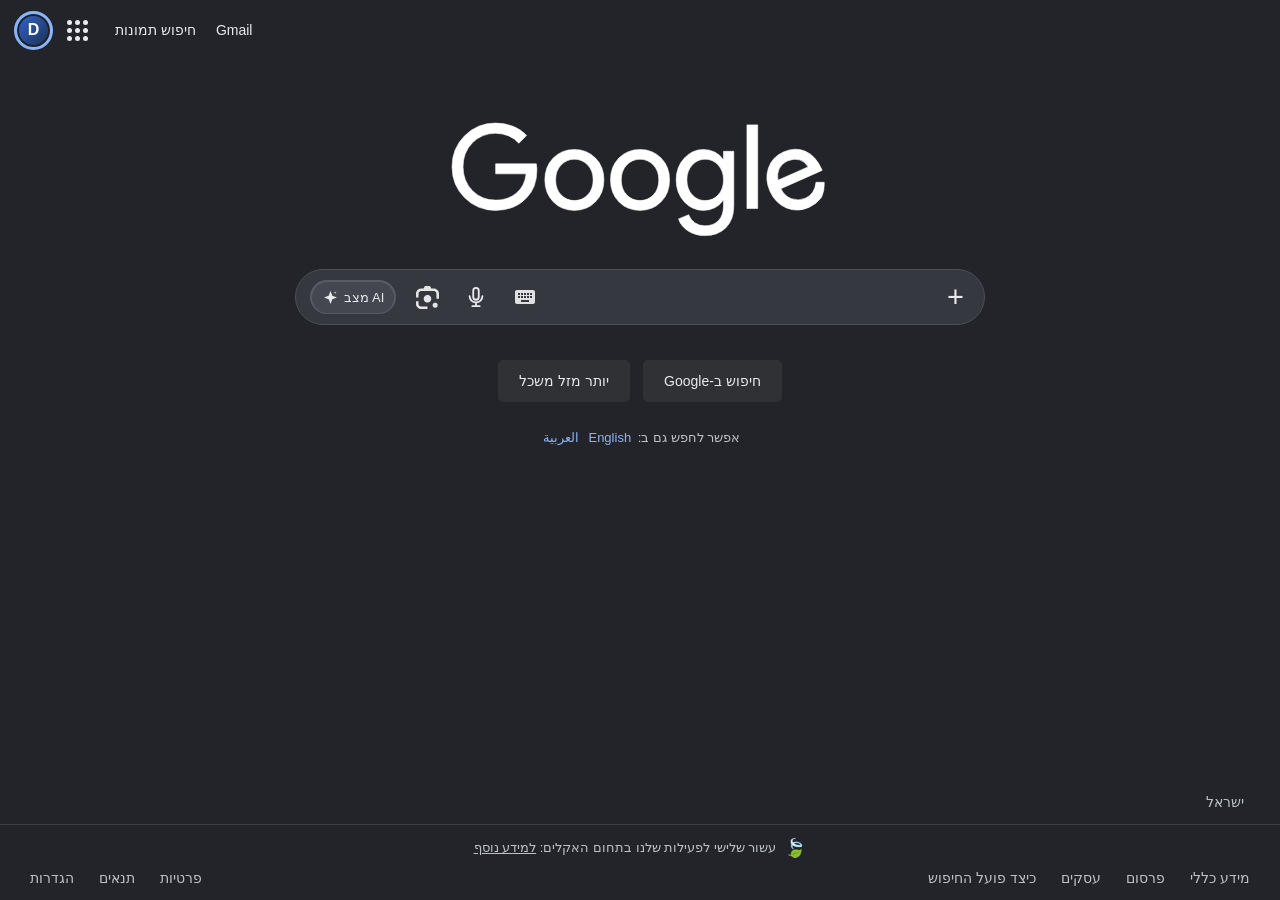
<file: preview/index.html>
<!doctype html>
<html lang="he" dir="rtl">
<head>
<meta charset="utf-8"><meta name="viewport" content="width=device-width,initial-scale=1,viewport-fit=cover">
<meta name="theme-color" content="#202124"><meta name="description" content="notGoogle: responsive educational search-interface and security awareness demo"><title>notGoogle · Search UI Demo</title>
<style>
:root{font-family:Arial,'Helvetica Neue',sans-serif;color:#e8eaed;background:#202124;--bg:#202124;--panel:#303134;--line:#5f6368;--muted:#bdc1c6;--blue:#8ab4f8}*{box-sizing:border-box}body{margin:0;min-height:100dvh;display:flex;flex-direction:column;background:var(--bg)}button,input{font:inherit}button{cursor:pointer;color:inherit}a{color:inherit;text-decoration:none}a:hover{text-decoration:underline}button:focus-visible,a:focus-visible,input:focus-visible{outline:2px solid var(--blue);outline-offset:3px}.top{height:62px;display:flex;align-items:center;justify-content:space-between;padding:0 24px;direction:ltr}.top-left{display:flex;align-items:center;gap:12px}.top-links{display:flex;align-items:center;gap:20px;font-size:13px}.icon-btn{border:0;background:transparent;display:grid;place-items:center;border-radius:50%;width:42px;height:42px}.icon-btn:hover{background:#383a3e}.dots{display:grid;grid-template-columns:repeat(3,5px);gap:3px}.dots i{width:5px;height:5px;border-radius:50%;background:#e8eaed}.avatar{border-radius:50%;width:34px;height:34px;border:2px solid #8ab4f8;display:grid;place-items:center;background:#414653;color:#fff;font-weight:700}.brand-note{font-size:11px;letter-spacing:.1px;color:#9aa0a6;position:fixed;top:68px;right:18px;z-index:4;background:#202124e8;padding:4px 8px;border:1px solid #414347;border-radius:12px}.main{width:100%;flex:1;display:flex;flex-direction:column;align-items:center;padding:clamp(72px,10vh,140px) 20px 36px}.logo{font-family:Arial,sans-serif;font-size:clamp(70px,9vw,100px);font-weight:500;letter-spacing:-6px;line-height:1.12;direction:ltr;color:#fff;user-select:none}.logo span{font-size:.23em;letter-spacing:0;color:#8ab4f8;vertical-align:bottom;margin-left:5px}.search-form{width:min(100%,740px);margin-top:31px}.search-shell{height:54px;background:#303134;border:1px solid #55575d;border-radius:32px;display:flex;align-items:center;gap:12px;padding:0 14px;direction:rtl}.search-shell:hover,.search-shell:focus-within{background:#36383d;box-shadow:0 1px 6px #1118}.search-shell input{background:none;border:0;outline:none;color:#e8eaed;flex:1;min-width:0;font-size:17px;direction:auto}.search-shell input:focus-visible{outline:none}.search-icon{color:#aeb3bc;font-size:24px}.tool{background:transparent;border:0;border-radius:50%;width:33px;height:33px;font-size:20px;display:grid;place-items:center}.tool:hover{background:#4b4e53}.ai-pill{font-size:12px;background:#41444b;padding:9px 12px;border:0;border-radius:18px;white-space:nowrap}.actions{display:flex;gap:13px;justify-content:center;margin-top:34px}.action{background:#303134;border:1px solid #303134;padding:11px 18px;border-radius:5px;font-size:14px}.action:hover{border-color:#666970}.langs{margin-top:30px;color:#bdc1c6;font-size:13px}.langs a{color:#8ab4f8;margin:0 3px}.footer{margin-top:auto;background:#17181b;color:#bdc1c6;font-size:14px}.country{padding:16px 30px;border-bottom:1px solid #3c4043}.foot-links{display:flex;justify-content:space-between;gap:15px;flex-wrap:wrap;padding:16px 30px}.foot-links>div{display:flex;gap:25px;flex-wrap:wrap}.popover{position:absolute;top:57px;left:20px;width:min(410px,calc(100vw - 40px));max-height:min(670px,78dvh);overflow:auto;background:#282a2d;border:1px solid #393b40;border-radius:26px;padding:12px;box-shadow:0 12px 36px #0008;z-index:10;direction:rtl}.popover[hidden],.modal[hidden],.lab[hidden]{display:none}.apps-inner{background:#1d1e20;border-radius:24px;padding:16px}.apps-title{font-size:17px;margin:4px 8px 18px}.apps-grid{display:grid;grid-template-columns:repeat(3,1fr);gap:7px}.app{display:flex;flex-direction:column;align-items:center;justify-content:center;gap:9px;padding:14px 4px;border-radius:17px;font-size:13px}.app:hover{background:#34373d;text-decoration:none}.app-symbol{font-size:29px;display:grid;place-items:center;width:45px;height:45px}.profile-card{background:#171819;border-radius:24px;padding:22px;text-align:center}.profile-card .avatar{margin:0 auto 12px;width:56px;height:56px;font-size:23px}.profile-actions{display:grid;gap:9px;margin-top:14px}.profile-actions a,.profile-actions button{display:block;text-align:center;border:0;border-radius:24px;padding:14px;background:#25272b}.profile-actions a:hover,.profile-actions button:hover{background:#383a3f;text-decoration:none}.modal{position:fixed;inset:0;background:#000a;z-index:30;display:grid;place-items:center;padding:20px}.modal-card{width:min(480px,100%);background:#282a2f;border:1px solid #555;border-radius:22px;padding:25px;box-shadow:0 20px 80px #000a}.modal-card h2{margin:0 0 12px}.modal-card p{line-height:1.6;color:#c4c8d0}.modal-card input{width:100%;margin:7px 0 14px;padding:13px;border-radius:9px;border:1px solid #656970;background:#1c1d21;color:#fff}.modal-card label{display:block;font-size:13px}.modal-row{display:flex;justify-content:space-between;align-items:center;gap:12px}.primary{border:0;background:#8ab4f8;color:#1b2432;padding:11px 18px;border-radius:22px;font-weight:bold}.secondary{background:transparent;border:1px solid #737780;border-radius:22px;padding:10px 15px}.lab{position:fixed;inset:0;z-index:50;background:#0d1019;color:#eef3ff;overflow:auto;padding:clamp(20px,4vw,55px)}.lab h1{font-size:clamp(38px,6vw,74px);margin:0 0 8px;color:#f6ce5c}.lab .sub{font-size:20px;line-height:1.6;max-width:850px}.lab-grid{display:grid;grid-template-columns:repeat(auto-fit,minmax(280px,1fr));gap:18px;margin-top:24px}.lab-card{background:#1b2130;border:1px solid #39415a;border-radius:18px;padding:20px;overflow:auto}.lab-card h3{margin-top:0}.lab-card pre{white-space:pre-wrap;overflow-wrap:anywhere;direction:ltr;text-align:left;font-size:12px}.lab-card li{margin-bottom:10px}.lab .close{position:fixed;left:20px;top:20px}.tiny{color:#a6adbd;font-size:12px}.touch-reveal{position:fixed;bottom:0;left:50%;transform:translateX(-50%);height:12px;width:100px;z-index:5;background:transparent;border:0}.toast{position:fixed;bottom:24px;right:24px;background:#394252;border:1px solid #75819c;padding:12px 18px;border-radius:14px;z-index:60;max-width:calc(100vw - 48px)}.toast[hidden]{display:none}@media(max-width:600px){.top{padding:0 12px}.top-links{gap:10px}.main{padding-top:90px}.logo{font-size:70px}.search-shell{gap:5px;padding:0 8px}.tool{width:29px}.ai-pill{display:none}.foot-links{justify-content:center}.foot-links>div{justify-content:center;gap:14px}.brand-note{top:61px}.popover{left:8px;width:calc(100vw - 16px)}}

/* V4.1 visual refinement based on the supplied iPad references */
:root{--bg:#202124;--panel:#303134;--line:#45474e}
.top{height:60px;padding:0 16px;justify-content:flex-start;gap:16px}
.top-left{gap:7px}
.top-links{gap:20px;font-size:14px}
.icon-btn{width:43px;height:43px}
.avatar{width:39px;height:39px;background:linear-gradient(135deg,#3367d6,#1b2d4a);border:3px solid #8ab4f8;box-shadow:inset 0 0 0 2px #202124;font-size:16px}
.brand-note{top:auto;bottom:9px;right:auto;left:12px;z-index:4;font-size:10px;opacity:.78;padding:3px 7px;background:#25272b;border-color:#44464d}
.main{padding:clamp(64px,8vh,118px) 20px 36px}
.logo{font-family:Arial,Helvetica,sans-serif;font-size:clamp(74px,8.4vw,104px);font-weight:500;letter-spacing:-6.5px;line-height:1.12}
.search-form{width:min(100%,840px);margin-top:40px}
.search-shell{height:64px;background:#303134;border:1px solid #494c53;border-radius:36px;padding:0 14px;gap:14px}
.search-shell input{font-size:18px}
.search-icon{display:grid;place-items:center;color:#9aa0a6}
.tool{color:#e8eaed;width:35px;height:38px}
.ai-pill{background:#454750;font-size:13px}
.actions{margin-top:35px}
.action{padding:12px 20px}
.langs{margin-top:56px}
.footer{background:#17181b}
.country{background:#202124;padding:14px 36px}
.foot-links{padding:16px 38px}
.popover{top:65px;left:16px;width:min(430px,calc(100vw - 32px));max-height:min(680px,74dvh);background:#282a2c;border:8px solid #282a2c;border-radius:34px;padding:0}
.apps-inner{background:#1b1c1e;padding:20px 14px;border-radius:28px}
.apps-title{font-size:20px;margin:6px 10px 18px}
.apps-grid{gap:8px}
.app{min-height:106px;font-size:14px}
.app-symbol{font-size:32px}
.profile-card{background:#151617;border-radius:26px;padding:22px 16px;text-align:center}
.profile-head{display:flex;align-items:center;justify-content:center;gap:15px;position:relative;margin-bottom:22px}
.profile-head .avatar{width:60px;height:60px;font-size:26px;margin:0}
.profile-head h3{margin:0 0 5px;font-size:19px;font-weight:500}
.profile-close{position:absolute;left:0;top:0;background:transparent;border:0;font-size:27px}
.profile-actions{margin-top:20px;gap:12px}
.profile-actions a,.profile-actions button{background:#0d0e0f;padding:17px 12px;border-radius:35px;font-size:14px}
@media(max-width:650px){.top{padding:0 10px;gap:8px}.top-links{gap:12px;font-size:12px}.main{padding-top:clamp(60px,13vh,105px)}.logo{font-size:clamp(64px,16vw,90px)}.search-form{margin-top:30px}.search-shell{height:56px;gap:7px;padding:0 10px}.tool{width:30px}.ai-pill{display:none}.langs{margin-top:34px}.footer .foot-links{padding:13px}.popover{left:8px;width:min(430px,calc(100vw - 16px))}}

/* V5 responsive fidelity: desktop, tablet, phone */
html{min-width:280px}body{overflow-x:hidden}.top{flex-shrink:0}.main{min-height:0}.logo{max-width:100%;white-space:nowrap}.search-form{max-width:calc(100vw - 32px)}.search-shell{min-width:0}.search-shell input{width:0}.popover{overscroll-behavior:contain}.icon-btn,.tool{flex-shrink:0}.brand-note{pointer-events:none}
@media(min-width:1100px){.main{padding-top:clamp(90px,12vh,160px)}.search-form{width:min(100%,720px)}.search-shell{height:56px}.logo{font-size:92px}.langs{margin-top:28px}}
@media(min-width:601px) and (max-width:1099px){.top{padding-inline:22px}.main{padding-top:clamp(100px,14vh,170px)}.search-form{width:min(100%,74vw,690px)}.search-shell{height:52px}.logo{font-size:clamp(76px,9vw,96px)}.popover{max-height:75dvh}}
@media(max-width:600px){.top{height:56px;padding-inline:8px}.top-links{gap:12px}.top-links a{font-size:12px}.icon-btn{height:38px;width:38px}.avatar{height:31px;width:31px}.main{padding:clamp(84px,16vh,150px) 14px 28px}.logo{font-size:clamp(61px,17vw,80px);letter-spacing:-4px}.search-form{margin-top:27px;width:100%}.search-shell{height:52px;padding:0 10px;gap:6px}.search-shell input{font-size:16px}.tool{width:29px;height:34px}.tool svg{width:19px;height:19px}.search-icon svg{width:19px;height:19px}.actions{margin-top:24px;gap:8px}.action{font-size:12px;padding:10px 12px}.langs{margin-top:28px;font-size:12px;text-align:center}.footer{font-size:12px}.country{padding:11px 18px}.foot-links{padding:12px 14px;gap:12px}.foot-links>div{gap:12px}.popover{position:fixed;top:55px;left:8px;width:calc(100vw - 16px);max-height:calc(100dvh - 70px);border-width:5px;border-radius:24px}.apps-grid{gap:3px}.app{min-height:89px;padding:9px 2px;font-size:12px}.app-symbol{font-size:26px;height:36px}.brand-note{top:auto;bottom:78px;right:9px;font-size:10px}.lab{padding:64px 14px 28px}.lab-grid{grid-template-columns:minmax(0,1fr)}}
@media(max-width:350px){.top-links{gap:7px}.search-shell{gap:3px}.tool{width:25px}.search-icon{display:none}.logo{font-size:58px}.action{padding:9px}.footer{font-size:11px}}
@media(max-height:580px) and (min-width:601px){.main{padding-top:30px}.langs{margin-top:16px}.search-form{margin-top:16px}.actions{margin-top:14px}}
@media(prefers-reduced-motion:no-preference){.popover{animation:appear .16s ease-out}@keyframes appear{from{opacity:0;transform:translateY(-6px)}to{opacity:1;transform:translateY(0)}}}

/* V5.1: closer dark-mode tones, reference icons, climate footer, tablet spacing. */
:root{--bg:#22242a;--panel:#363840}
body,.country,.footer,.foot-links{background:#22242a}
.search-shell{background:#363840;border-color:#4d4f56}
.search-shell:hover,.search-shell:focus-within{background:#3b3d45}
.top{padding-left:8px}.top-left{gap:5px}
.app-symbol{width:48px;min-width:48px;height:49px;display:grid;place-items:center}
.app-symbol img.product-icon{width:42px;height:42px;object-fit:contain;display:block}
.app-symbol .app-fallback{display:grid;place-items:center;width:40px;height:40px;border-radius:12px;background:#383c46;font-size:17px;color:#fff;font-weight:600}
.keyboard-icon{display:block;width:24px;height:24px;filter:brightness(0) invert(.88)}
.foot-links{position:relative}
.climate-callout{position:absolute;left:50%;top:50%;transform:translate(-50%,-50%);display:flex;align-items:center;gap:8px;direction:rtl;white-space:nowrap;font-size:13px;color:#bdc1c6}
.climate-callout:hover{text-decoration:underline}
.climate-leaf{font-size:18px;line-height:1}
@media(min-width:1000px) and (max-width:1400px){.main{padding-top:clamp(52px,6.2vh,83px)}.search-form{width:min(100%,690px);margin-top:31px}.logo{font-size:97px}}
@media(max-width:1050px){.climate-callout{position:static;transform:none;justify-content:center;white-space:normal;text-align:center;order:3;width:100%;line-height:1.5;margin-top:8px}.foot-links{row-gap:18px}}
@media(max-width:600px){.app-symbol{width:38px;min-width:38px;height:39px}.app-symbol img.product-icon{width:34px;height:34px}.keyboard-icon{width:20px;height:20px}.climate-callout{font-size:12px}}

/* V5.2: demo-only two-step sign in and reveal timeline */
.signin-card{width:min(950px,calc(100vw - 36px));background:#101114;border:1px solid #42454e;border-radius:30px;padding:clamp(20px,3vw,36px);color:#e8eaed;box-shadow:0 22px 80px #000b;max-height:min(92dvh,800px);overflow:auto}
.signin-brand{display:flex;align-items:center;gap:10px;color:#bec5cf;font-size:13px;letter-spacing:.01em}
.signin-layout{display:grid;grid-template-columns:minmax(0,1fr) minmax(0,1fr);gap:clamp(25px,6vw,65px);align-items:start;padding:30px 0 36px}
.signin-intro h2{font-size:clamp(29px,3vw,40px);font-weight:400;margin:0 0 14px;line-height:1.22}
.signin-intro p{font-size:17px;line-height:1.65;margin:0 0 20px;color:#c7c9d2}
.signin-scope{display:inline-flex;font-size:10px;letter-spacing:.09em;color:#d5b96f;border:1px solid #6d6041;border-radius:20px;padding:7px 10px;direction:ltr}
.demo-step[hidden],.demo-error[hidden],.demo-timeline[hidden]{display:none}
.demo-step label:not(.signin-show){display:block;margin-bottom:7px;color:#d9dde3;font-size:14px}
.demo-step input:not([type="checkbox"]){width:100%;padding:15px 16px;background:#101114;border:1px solid #81858c;color:#f2f3f7;border-radius:6px;margin:0;outline-offset:1px;font-size:16px}
.demo-step input:focus{border-color:#a8c7fa}
.demo-step input[readonly]{background:#1c1d22;cursor:default}
.demo-help{color:#b7bdc6;font-size:13px;line-height:1.55;margin:11px 0 20px}
.demo-help code{color:#e0e4ee;background:#282b34;border:1px solid #3b3d47;padding:2px 7px;border-radius:5px;white-space:nowrap}
.signin-actions{display:flex;justify-content:space-between;align-items:center;gap:12px;margin-top:24px}
.signin-actions .primary{background:#a8c7fa;color:#17263a;border-radius:24px;padding:12px 23px}
.signin-actions .secondary{border:0;color:#a8c7fa}
.signin-footer{display:flex;gap:12px;justify-content:space-between;flex-wrap:wrap;color:#a8adb8;font-size:11px;border-top:1px solid #333741;padding-top:15px;direction:ltr}
.identity-chip{display:inline-flex;gap:9px;align-items:center;margin-bottom:26px;padding:7px 12px;background:transparent;border:1px solid #6f7787;border-radius:20px;font-size:13px}
.mini-avatar{display:grid;place-items:center;width:23px;height:23px;background:#365483;color:#fff;border-radius:50%;font-weight:bold}
.signin-show{display:flex;align-items:center;gap:9px;margin-top:12px;color:#d7dce8;font-size:13px}
.signin-show input{accent-color:#a8c7fa;width:17px;height:17px}
.demo-fill{border:0;background:transparent;color:#a8c7fa;text-decoration:underline;font-size:13px;padding:5px 0}
.demo-error{color:#ffb4ab;font-size:13px;line-height:1.55}
.credential-summary{padding:14px;background:#1b2a35;border:1px solid #4b6177;border-radius:14px}
.credential-title{font-size:14px;font-weight:bold;margin-bottom:12px}
.credential-display{display:flex;flex-direction:column;gap:6px;background:#101823;padding:12px;border-radius:10px;overflow-wrap:anywhere}
.credential-display strong{color:#f7d884;font-size:22px}
.credential-caution{margin-top:12px;font-size:13px;line-height:1.6;color:#cdd7e2}
.demo-timeline{margin-top:18px;border-right:2px solid #50627e;padding-right:16px}
.demo-timeline>div{position:relative;padding:0 6px 14px;animation:demo-enter .28s ease-out both}
.demo-timeline>div:nth-child(2){animation-delay:.12s}
.demo-timeline>div:nth-child(3){animation-delay:.24s}
.demo-timeline>div:nth-child(4){animation-delay:.36s}
.timeline-node{position:absolute;right:-28px;top:0;background:#a8c7fa;color:#1c2840;border-radius:50%;font-size:12px;font-weight:bold;width:23px;height:23px;display:grid;place-items:center}
.demo-timeline strong{font-size:14px}
.demo-timeline p{font-size:12px;line-height:1.5;color:#bac5d4;margin:5px 0}
@keyframes demo-enter{from{opacity:0;transform:translateY(10px)}to{opacity:1;transform:translateY(0)}}
@media(max-width:700px){.modal{padding:12px}.signin-card{width:100%;border-radius:24px;padding:24px 19px}.signin-layout{grid-template-columns:1fr;gap:16px;padding:25px 0}.signin-intro h2{font-size:28px}.signin-intro p{font-size:14px;margin-bottom:10px}.signin-actions{margin-top:14px}}
@media(prefers-reduced-motion:reduce){.demo-timeline>div{animation:none}}

/* V5.4 targeted visual/UX fixes */
.lab{overflow-y:auto;overscroll-behavior:contain}
.lab-grid{grid-template-columns:repeat(2,minmax(0,1fr));align-items:start}
.lab-card{min-width:0;overflow:visible}.lab-card h3{font-size:18px}
.close-icon{position:fixed;left:max(14px,env(safe-area-inset-left));top:max(14px,env(safe-area-inset-top));width:40px;height:40px;border:0;background:transparent;color:#d7e2f9;z-index:65;border-radius:6px;display:grid;place-items:center}
.close-icon:hover{background:#273044}.close-icon svg{width:22px;height:22px}
.event-card-header{display:flex;align-items:center;justify-content:space-between;gap:12px;flex-wrap:wrap}
.event-card-header h3{margin:0}.event-count{font-size:12px;color:#b9c9e0}
.event-scroll{height:220px;max-height:min(32vh,270px);background:#101725;border:1px solid #39465b;border-radius:12px;overflow:auto;overscroll-behavior:contain;direction:ltr;padding:10px;margin-top:10px}
.event-scroll pre{width:max-content;max-width:none;min-width:100%;white-space:pre;overflow:visible;overflow-wrap:normal;word-break:normal;font-size:11px;line-height:1.55;margin:0;text-align:left}
.event-actions{display:flex;gap:10px;flex-wrap:wrap;margin-top:12px}
.compare-card{grid-column:1/-1}.delta-list{display:grid;grid-template-columns:repeat(2,minmax(0,1fr));gap:6px 24px;padding-inline-start:20px}.delta-list li{font-size:13px;line-height:1.55}
.compare-modal{z-index:80;padding:clamp(8px,2vw,20px)}
.compare-window{width:min(1360px,100%);max-height:94dvh;overflow:auto;padding:clamp(15px,2.6vw,28px);background:#161d29;color:#e4edfa;border:1px solid #546078;border-radius:20px;box-shadow:0 30px 100px #000a}
.compare-header{display:flex;align-items:flex-start;justify-content:space-between;gap:15px}
.compare-header h2{font-size:clamp(21px,3vw,30px);margin:0 0 8px}
.compare-header p{font-size:13px;color:#b0c0d4;line-height:1.55;margin:0}
.compare-dismiss{width:36px;height:36px;border:0;border-radius:8px;background:transparent;font-size:23px;flex-shrink:0}
.compare-dismiss:hover{background:#303d51}
.compare-pickers{display:flex;gap:16px;flex-wrap:wrap;margin:22px 0}
.compare-pickers label{flex:1;min-width:220px;display:flex;flex-direction:column;gap:10px;font-size:14px}
.compare-pickers input{width:100%;font-size:12px;background:#222e40;border:1px solid #4a5d79;border-radius:9px;padding:12px;max-width:100%}
.compare-images{display:grid;grid-template-columns:repeat(2,minmax(0,1fr));gap:16px}
.compare-images figure{margin:0;min-width:0}.compare-images figcaption{text-align:center;font-size:14px;margin-top:9px;color:#cbd7e8}
.compare-image-shell{min-height:210px;max-height:56dvh;overflow:auto;display:flex;align-items:flex-start;justify-content:center;background:#111822;border:1px solid #3a506e;border-radius:12px}
.compare-image-shell img{width:100%;height:auto;object-fit:contain;cursor:zoom-in}
.compare-image-shell span{padding:60px 15px;color:#95a5b9;text-align:center;font-size:13px}
.compare-footer{display:flex;justify-content:space-between;gap:15px;align-items:center;flex-wrap:wrap;margin-top:18px;color:#aab8cf;font-size:12px}
.apps-extra{padding:17px 10px 8px}.apps-extra .app{min-height:102px}
.tool{border-radius:8px}.tool:hover{background:transparent;color:#fff;filter:brightness(1.12)}.tool:active{transform:scale(.94)}
.ai-pill{position:relative;isolation:isolate;--ai-x:50%;--ai-y:50%;--ai-angle:0deg;--ai-glow:0;border:2px solid transparent;padding:7px 10px;background:linear-gradient(#454750,#454750) padding-box,conic-gradient(from var(--ai-angle),#4285f4,#9b83e8,#34a853,#fbbc05,#ea4335,#4285f4) border-box;transition:box-shadow .2s ease}
.ai-pill::after{content:"";position:absolute;inset:-7px;border-radius:999px;pointer-events:none;z-index:-1;background:radial-gradient(circle at var(--ai-x) var(--ai-y),rgba(66,133,244,.52),rgba(65,185,149,.15) 44%,transparent 72%);filter:blur(8px);opacity:var(--ai-glow);transition:opacity .18s ease}
.ai-pill:hover,.ai-pill:focus-visible{--ai-glow:1;box-shadow:0 1px 8px rgba(118,157,243,.24)}
.ai-pill:hover{animation:none}
@property --ai-angle{syntax:"<angle>";initial-value:0deg;inherits:false}
@keyframes ai-spectrum{to{--ai-angle:360deg}}
@media(max-width:700px){.lab{padding:70px 16px 24px}.lab-grid{grid-template-columns:minmax(0,1fr)}.compare-card{grid-column:auto}.compare-images{grid-template-columns:1fr}.delta-list{grid-template-columns:1fr}.event-scroll{height:180px}.compare-image-shell{max-height:43dvh}}
@media(prefers-reduced-motion:reduce){.ai-pill:hover{animation:none}.ai-pill::after{transition:none}}
@media(min-width:601px) and (max-width:1050px){.foot-links{display:flex;flex-wrap:wrap;align-items:center;justify-content:space-between;row-gap:10px;padding:11px 24px}.foot-links>div{gap:14px}.climate-callout{order:-1;flex-basis:100%;margin:0;position:static;transform:none;justify-content:center;max-width:100%;line-height:1.3;font-size:12px}}
@media(max-width:600px){.climate-callout{order:-1;flex-basis:100%;margin:0;width:100%;line-height:1.4}.foot-links{row-gap:11px}.foot-links>div{justify-content:center}}

.search-form{position:relative}
.input-panel{position:absolute;z-index:12;top:calc(100% + 10px);left:0;width:min(480px,100%);padding:14px;background:#282a32;border:1px solid #575c6a;border-radius:18px;box-shadow:0 16px 44px #0008;direction:rtl}
.input-panel[hidden]{display:none}
.input-panel-header{display:flex;justify-content:space-between;align-items:center}
.input-panel-header button{border:0;background:transparent;font-size:20px}
.input-lang-row{display:flex;gap:8px;margin:12px 0}
.input-lang-row button{border:1px solid #606779;border-radius:12px;padding:5px 12px;background:transparent}
.input-lang-row button[aria-pressed="true"]{background:#3f4859;color:#d7e8ff}
.input-keys{display:flex;flex-wrap:wrap;gap:5px}
.input-keys button{min-width:31px;height:34px;padding:0 5px;border:1px solid #525b6b;border-radius:6px;background:#343945;font-size:14px}
.input-keys button:hover{background:#4a5364}
.input-keys .input-special{padding:0 11px}
.input-panel p{color:#aeb8ca;font-size:11px;margin:10px 0 0}

.search-add{width:29px;height:38px;border:0;background:transparent;border-radius:6px;font-size:29px;line-height:1;display:grid;place-items:center;color:#e8eaed;flex-shrink:0}
.search-add:hover{background:transparent;filter:brightness(1.15)}
.quick-actions{position:absolute;right:0;top:calc(100% + 10px);z-index:13;display:grid;gap:4px;min-width:214px;padding:9px;background:#282d35;border:1px solid #555e69;box-shadow:0 16px 42px #0008;border-radius:14px}
.quick-actions[hidden]{display:none}
.quick-actions button{border:0;border-radius:7px;background:transparent;text-align:right;padding:11px 12px;font-size:13px}
.quick-actions button:hover{background:#3e4652}

/* Final V5.4 footer layout: separate climate row, preserve links underneath */
.foot-links{display:grid;grid-template-columns:minmax(0,1fr) minmax(0,1fr);gap:13px 20px;align-items:center;padding:14px 30px}
.foot-links>div:first-child{grid-column:1;grid-row:2;justify-content:flex-start}
.foot-links>div:nth-child(2){grid-column:2;grid-row:2;justify-content:flex-end}
.climate-callout{grid-column:1/-1;grid-row:1;position:static;transform:none;order:unset;flex-basis:auto;width:100%;max-width:100%;margin:0;justify-content:center;white-space:normal;text-align:center;line-height:1.4}
.input-panel,.quick-actions{top:calc(var(--search-surface-height,56px) + 8px)}
@media(min-width:601px) and (max-width:1099px){.search-form{--search-surface-height:52px}}
@media(max-width:600px){.search-form{--search-surface-height:52px}.foot-links{grid-template-columns:1fr;padding:12px 14px;gap:10px}.foot-links>div:first-child{grid-column:1;grid-row:2;justify-content:center}.foot-links>div:nth-child(2){grid-column:1;grid-row:3;justify-content:center}.climate-callout{grid-column:1;grid-row:1}}

/* V5.5 — constrained one-screen Reveal workspace */
.lab{position:fixed;inset:0;z-index:50;overflow:hidden;padding:clamp(12px,2.5vw,26px);background:#0d111a;color:#e9eef8}
.lab[hidden],.lab-view[hidden]{display:none!important}
.lab-shell{width:min(1340px,100%);height:100%;min-height:0;margin:0 auto;display:flex;flex-direction:column;gap:14px}
.lab-masthead{flex:0 0 auto;display:flex;align-items:flex-start;justify-content:space-between;gap:18px;padding:6px 4px 7px;border-bottom:1px solid #30394b}
.lab-heading{min-width:0}
.lab-kicker{font:700 10px/1.4 Arial,sans-serif;letter-spacing:.11em;color:#a2b7d5;direction:ltr;display:flex;align-items:center;gap:7px;justify-content:flex-end}
.lab-live-dot{display:inline-block;width:7px;height:7px;border-radius:50%;background:#80bbce;box-shadow:0 0 0 3px #80bbce14}
.lab-masthead h1{font:800 clamp(28px,4.3vw,48px)/1.08 Arial,sans-serif;letter-spacing:-.04em;color:#f2c764;margin:8px 0 4px;direction:ltr;text-align:right}
.lab-stop{color:#f2c764}
.lab-masthead p{font-size:14px;margin:0;color:#c1cddd;line-height:1.4;direction:ltr;text-align:right}
.lab .close-icon{position:static;flex:0 0 38px;width:38px;height:38px;background:#1a2333;border:1px solid #43516c;border-radius:11px;font-size:21px;display:grid;place-items:center;color:#e0e9f5;z-index:1}
.lab .close-icon:hover{background:#2a354a}
.lab-tabbar{flex:0 0 auto;display:flex;gap:5px;align-items:center;border-bottom:1px solid #30394b;overflow-x:auto;scrollbar-width:thin;padding-bottom:7px}
.lab-tab{display:flex;align-items:center;gap:9px;white-space:nowrap;flex:0 0 auto;padding:11px 15px;border:1px solid transparent;border-radius:10px;background:transparent;color:#afbfd3;font-weight:600;font-size:14px}
.lab-tab:hover{background:#20293b}.lab-tab.is-active{background:#27334b;color:#f4f7ff;border-color:#475b79}
.lab-tab span{font:700 10px monospace;color:#93a7c2}
.lab-workspace{flex:1 1 auto;min-height:0;position:relative;overflow:hidden}
.lab-view{height:100%;overflow-y:auto;overscroll-behavior:contain;scrollbar-width:thin;padding:4px 3px 8px}
.lab-stats{display:grid;grid-template-columns:repeat(3,minmax(0,1fr));gap:12px;margin-bottom:13px}
.lab-stats>div{padding:14px 17px;border:1px solid #364359;border-radius:12px;background:#171f2e;display:flex;justify-content:space-between;align-items:center;gap:10px}
.lab-stats span{font-size:12px;color:#a6bad1}.lab-stats strong{font:700 16px/1.2 Arial,sans-serif;color:#e9f1fb;direction:ltr;white-space:nowrap}
.lab-overview-grid{display:grid;grid-template-columns:repeat(3,minmax(0,1fr));align-items:stretch;gap:13px}
.lab-overview-grid .lab-card{min-height:0;padding:19px}
.lab-overview-grid .lab-card h2{font-size:17px;line-height:1.35;margin:0 0 13px}
.lab-card{background:#1b2434;border:1px solid #394860;border-radius:15px;color:#e9eff9}
.lab-card p{font-size:13px;line-height:1.6;margin:0 0 12px;color:#ccd6e5}
.lab-steps{padding-inline-start:22px;font-size:13px;line-height:1.55;margin:0 0 12px}
.lab-steps li{margin-bottom:10px}
.lab-insights{list-style:none;padding:0;margin:0 0 12px;display:grid;gap:11px}
.lab-insights li{display:grid;gap:4px;border-bottom:1px solid #344158;padding-bottom:10px}
.lab-insights li:last-child{border-bottom:0}
.lab-insights strong{font-size:13px;color:#bad2ff;direction:ltr}
.lab-insights span{font-size:12px;line-height:1.5;color:#c3d0e2}
.lab-credential{font-size:13px;line-height:1.5}
.lab-credential .credential-summary{padding:10px}
.lab-credential .credential-display{padding:8px}
.lab-credential .credential-display strong{font-size:17px}
.lab-credential .credential-caution{font-size:11px}
.lab-credential + .demo-timeline{margin-top:12px;max-height:170px;overflow:auto}
.lab-credential + .demo-timeline>div{padding-bottom:7px}
.lab-credential + .demo-timeline p{margin:2px 0;font-size:11px}
.lab-view-intro{display:flex;align-items:flex-start;justify-content:space-between;gap:18px;margin:3px 2px 15px}
.lab-view-intro h2{margin:0 0 6px;font-size:23px}
.lab-view-intro p{font-size:13px;color:#aebdd1;line-height:1.5;margin:0}
.lab-pill{font-size:12px;color:#cfe1ff;border:1px solid #425775;padding:9px 12px;border-radius:999px;white-space:nowrap}
.lab-primary{background:#a9c9ff;color:#112238;border:0;border-radius:10px;padding:12px 18px;white-space:nowrap;font-weight:700;font-size:13px}
.lab-primary:hover{background:#c1d8ff}
.lab-view .event-card{max-width:100%;padding:17px}
.lab-view .event-scroll{height:clamp(220px,48vh,440px);max-height:56vh;background:#101827}
.lab-view .event-scroll pre{font-size:12px}
.visual-issues{display:grid;grid-template-columns:repeat(4,minmax(0,1fr));gap:12px;margin:16px 0}
.visual-issues .lab-card{padding:17px}.visual-issues .lab-card h3{margin:10px 0 8px;font-size:16px}.visual-issues .lab-card p{font-size:12px}
.issue-no{font:700 10px/1.4 monospace;color:#92baff}
.lab-lesson-grid{display:grid;grid-template-columns:repeat(2,minmax(0,1fr));gap:14px}
.lab-lesson-grid .lab-card{padding:21px}
.lab-lesson-grid .lab-card h3{font-size:18px;margin:0 0 16px}
.lab-statusbar{flex:0 0 auto;padding:10px 5px 0;border-top:1px solid #30394b;display:flex;align-items:center;justify-content:space-between;gap:8px;flex-wrap:wrap;color:#8fa6c3;font-size:11px;direction:ltr}
.lab-statusbar i{width:6px;height:6px;background:#76acb4;border-radius:50%;display:inline-block;margin-right:8px}
@media(max-width:1090px){.lab-overview-grid{grid-template-columns:repeat(2,minmax(0,1fr))}.lab-overview-grid .lab-card:last-child{grid-column:1/-1}.visual-issues{grid-template-columns:repeat(2,minmax(0,1fr))}}
@media(max-width:720px){.lab{padding:12px}.lab-shell{gap:10px}.lab-masthead{padding-top:0}.lab-masthead h1{font-size:clamp(25px,7vw,36px)}.lab-masthead p{font-size:12px}.lab-tab{font-size:12px;padding:9px 11px}.lab-stats{grid-template-columns:1fr 1fr;gap:7px}.lab-stats>div{padding:9px;flex-direction:column;align-items:flex-start}.lab-stats>div:last-child{grid-column:1/-1}.lab-stats strong{font-size:13px}.lab-overview-grid,.visual-issues,.lab-lesson-grid{grid-template-columns:1fr}.lab-overview-grid .lab-card:last-child{grid-column:auto}.lab-view-intro{flex-wrap:wrap}.lab-view-intro h2{font-size:19px}.lab-statusbar{font-size:10px}.lab-view .event-scroll{height:50vh}}
@media(max-height:680px){.lab-shell{gap:7px}.lab-masthead h1{font-size:32px;margin:4px 0}.lab-tab{padding:7px 10px}.lab-view{padding-bottom:6px}}


/* V5.5 — contained pointer-follow prism, quiet search tooltips and scrollable app menu */
#appsPanel{height:min(565px,calc(100dvh - 83px));max-height:calc(100dvh - 83px);overflow-y:auto;overflow-x:hidden;overscroll-behavior:contain;scrollbar-width:thin;scrollbar-color:#69717d #282a2c;scroll-behavior:smooth}
#appsPanel::-webkit-scrollbar{width:7px}
#appsPanel::-webkit-scrollbar-track{background:#282a2c;border-radius:20px}
#appsPanel::-webkit-scrollbar-thumb{background:#69717d;border-radius:20px}
#appsPanel .apps-extra{padding-bottom:20px}
#appsPanel .app{min-width:0}
#appsPanel .app:hover{background:#35373e;border-radius:15px}
.tool{position:relative;isolation:isolate;background:transparent!important;border-radius:7px}
.tool:hover,.tool:focus-visible{background:transparent!important;filter:brightness(1.10)}
.tool[data-tooltip]::after{content:attr(data-tooltip);position:absolute;bottom:calc(100% + 8px);left:50%;width:max-content;max-width:180px;white-space:nowrap;background:#eceef1;color:#202124;padding:6px 9px;border-radius:4px;font:12px/1.2 Arial,sans-serif;direction:rtl;opacity:0;transform:translate(-50%,4px);transition:opacity .12s ease,transform .12s ease;pointer-events:none;z-index:20;box-shadow:0 2px 10px #0004}
.tool[data-tooltip]:hover::after,.tool[data-tooltip]:focus-visible::after{opacity:1;transform:translate(-50%,0)}
/* Cursor-revealed prism: neutral until hover, local light only around the pointer. */
.ai-pill{
  position:relative;isolation:isolate;overflow:hidden;contain:paint;
  --ai-x:50%;--ai-y:50%;--ai-glow:0;--ai-edge-alpha:0;
  border:1px solid transparent;box-shadow:none!important;
  background:
    linear-gradient(#454750,#454750) padding-box,
    radial-gradient(ellipse 28px 25px at var(--ai-x) var(--ai-y),
      rgba(66,133,244,var(--ai-edge-alpha)) 0%,
      rgba(165,123,230,var(--ai-edge-alpha)) 28%,
      rgba(52,168,83,var(--ai-edge-alpha)) 54%,
      rgba(251,188,5,var(--ai-edge-alpha)) 76%,
      transparent 100%) border-box;
  transition:background-color .16s ease;
}
.ai-pill::after{
  content:"";position:absolute;inset:0;border-radius:inherit;
  z-index:0;pointer-events:none;filter:none;mix-blend-mode:screen;
  background:radial-gradient(ellipse 37px 28px at var(--ai-x) var(--ai-y),
    rgba(111,160,255,.31),rgba(86,161,183,.18) 35%,
    rgba(63,169,112,.08) 58%,transparent 82%);
  opacity:var(--ai-glow);transition:opacity .18s ease;
}
.ai-pill:hover,.ai-pill:focus-visible{--ai-glow:1;--ai-edge-alpha:1}
.ai-pill:hover{animation:none!important}
.ai-pill:not(:hover):not(:focus-visible){--ai-glow:0;--ai-edge-alpha:0}

@media(max-width:650px){#appsPanel{height:min(560px,calc(100dvh - 67px));max-height:calc(100dvh - 67px)}}
@media(prefers-reduced-motion:reduce){#appsPanel{scroll-behavior:auto}.ai-pill:hover{animation:none}.ai-pill::after,.tool[data-tooltip]::after{transition:none}}


/* Phone-specific layout integrity: no document-level sideways panning */
html{max-width:100%;overflow-x:clip}
body{max-width:100%;overflow-x:clip}
@media(max-width:480px){
 .lab-tabbar{justify-content:space-between;gap:3px}
 .lab-tab{font-size:12px;gap:5px;padding:9px 7px;flex:1 1 0;justify-content:center}
 .lab-tab span{font-size:9px}
}

/* One-click built-in historical screenshot comparison in Reveal */
.lab-reference{margin:12px 0 16px;background:#151d2b;border:1px solid #35455d;border-radius:14px;overflow:hidden}
.lab-reference-head{display:flex;align-items:center;justify-content:space-between;gap:12px;padding:12px 16px;flex-wrap:wrap}
.lab-reference-head>div{display:flex;flex-direction:column;gap:4px}
.lab-reference-head strong{font-size:14px;color:#e7effd}
.lab-reference-head span,.lab-reference figcaption{font-size:11px;color:#a7b7ce}
.lab-reference-head>a{border-radius:8px;padding:8px 12px;border:1px solid #506280;white-space:nowrap;font-size:12px}
.lab-reference-head>a:hover{background:#293a54}
.lab-reference-image{display:block;margin:0 14px;border:1px solid #43516b;border-radius:9px;overflow:hidden;background:#171b23;line-height:0}
.lab-reference-image img{display:block;width:100%;height:auto;max-height:31vh;object-fit:contain;object-position:center}
.lab-reference figcaption{margin:0;padding:9px 16px 13px;line-height:1.5}
@media(max-width:700px){.lab-reference-head{padding:10px 12px}.lab-reference-image{margin:0 10px}.lab-reference-image img{max-height:29vh}}


/* AI prism fidelity — the four-color cluster travels as one under the pointer.
   Nothing colored is painted at rest; only the local neighborhood is revealed on hover. */
.ai-pill{
  --ai-x:50%;--ai-y:50%;--ai-glow:0;
  position:relative;isolation:isolate;overflow:hidden;contain:paint;
  background:#454750!important;border:1px solid #585d65;
  box-shadow:none!important;animation:none!important;
}
.ai-pill::before{
  content:"";position:absolute;inset:0;z-index:0;border-radius:inherit;
  pointer-events:none;
  background:
    radial-gradient(circle 22px at calc(var(--ai-x) - 20px) calc(var(--ai-y) - 2px),rgba(66,133,244,.83),transparent 92%),
    radial-gradient(circle 22px at calc(var(--ai-x) - 5px) calc(var(--ai-y) + 7px),rgba(52,168,83,.78),transparent 91%),
    radial-gradient(circle 22px at calc(var(--ai-x) + 11px) calc(var(--ai-y) + 7px),rgba(251,188,5,.83),transparent 92%),
    radial-gradient(circle 20px at calc(var(--ai-x) + 24px) calc(var(--ai-y) - 4px),rgba(245,116,43,.76),transparent 93%);
  -webkit-mask-image:radial-gradient(ellipse 60px 31px at var(--ai-x) var(--ai-y),#000 15%,rgba(0,0,0,.94) 45%,transparent 98%);
  mask-image:radial-gradient(ellipse 60px 31px at var(--ai-x) var(--ai-y),#000 15%,rgba(0,0,0,.94) 45%,transparent 98%);
  opacity:var(--ai-glow);transition:opacity .18s ease-out;
}
.ai-pill::after{
  content:"";position:absolute;inset:0;z-index:0;border-radius:inherit;
  pointer-events:none;filter:none;mix-blend-mode:screen;
  background:radial-gradient(ellipse 43px 23px at var(--ai-x) var(--ai-y),rgba(129,178,253,.16),transparent 90%);
  opacity:var(--ai-glow);transition:opacity .18s ease-out;
}
.ai-pill .ai-pill-text{position:relative;z-index:1;white-space:nowrap}
.ai-pill:hover,.ai-pill:focus-visible,.ai-pill:active{--ai-glow:1;animation:none!important}
.ai-pill:not(:hover):not(:focus-visible):not(:active){--ai-glow:0}
@media(prefers-reduced-motion:reduce){.ai-pill::before,.ai-pill::after{transition:none}}

/* V5.7 — wedge-mask prism study based on the user-supplied sample.
   Static four-color disc; pointer rotates a narrow visible mask, not the colors.
   Independent implementation, not Google's proprietary stylesheet. */
@property --wedge-angle{
 syntax:"<angle>";
 initial-value:-85deg;
 inherits:true;
}
.ai-pill{
 --wedge-angle:-85deg;
 --beam-visible:0;
 position:relative;display:inline-flex;align-items:stretch;justify-content:center;
 isolation:isolate;overflow:visible!important;contain:none!important;
 border:0!important;border-radius:999px;padding:1.5px!important;
 background:#565b64!important;box-shadow:none!important;
 animation:none!important;
}
.ai-pill::before,.ai-pill::after{
 content:"";position:absolute;inset:0;pointer-events:none;
 border-radius:inherit;z-index:0;
 background:conic-gradient(from 180deg at 50% 50%,
   #4285f4 0deg,#34a853 90deg,#fbbc05 180deg,
   #ea4335 270deg,#4285f4 360deg);
 -webkit-mask-image:conic-gradient(from var(--wedge-angle),
   transparent 0deg,#000 35deg,#000 75deg,transparent 110deg,transparent 360deg);
 mask-image:conic-gradient(from var(--wedge-angle),
   transparent 0deg,#000 35deg,#000 75deg,transparent 110deg,transparent 360deg);
 opacity:var(--beam-visible);transition:opacity .23s ease;
}
.ai-pill::after{inset:-2px;z-index:-1;filter:blur(5px);opacity:calc(var(--beam-visible) * .3)}
.ai-pill-surface{
 position:relative;z-index:1;display:inline-flex;align-items:center;justify-content:center;
 border-radius:999px;background:#454750;
 padding:7px 10px;min-height:30px;
}
.ai-pill .ai-pill-text{position:relative;z-index:2;color:#e8eaed}
.ai-pill:is(:hover,:focus-visible,:active){--beam-visible:1;animation:none!important}
.ai-pill:not(:hover):not(:focus-visible):not(:active):not(.is-loading){--beam-visible:0}
.ai-pill.is-loading:not(:hover)::before{
 animation:prism-intro 1.45s cubic-bezier(.22,1,.36,1) both;
}
.ai-pill.is-loading:not(:hover)::after{
 animation:prism-intro-glow 1.45s cubic-bezier(.22,1,.36,1) both;
}
@keyframes prism-intro{
 0%{--wedge-angle:-80deg;opacity:0}
 23%{opacity:1}
 70%{opacity:1}
 100%{--wedge-angle:170deg;opacity:0}
}
@keyframes prism-intro-glow{
 0%{--wedge-angle:-80deg;opacity:0}
 23%{opacity:.27}
 70%{opacity:.27}
 100%{--wedge-angle:170deg;opacity:0}
}
.lens-glyph{display:block;width:23px;height:23px;filter:invert(1);opacity:.87}
@media(prefers-reduced-motion:reduce){
 .ai-pill.is-loading::before,.ai-pill.is-loading::after{animation:none}
 .ai-pill::before,.ai-pill::after{transition:none}
}


/* V5.8 Launcher — responsive inner scrolling and expanded service catalog.
   Preserve existing educational identity and the frozen logo/prism markup. */
#appsPanel{
 display:flex;flex-direction:column;
 top:57px;left:16px;
 width:min(400px,calc(100vw - 20px));
 height:min(665px,calc(100dvh - 74px));
 max-height:calc(100dvh - 74px);
 overflow:hidden;overscroll-behavior:contain;
 border:7px solid #282a2c;padding:0;
 border-radius:32px;background:#282a2c;
 scrollbar-width:none;direction:rtl;
}
#appsPanel[hidden]{display:none}
#appsPanel .apps-scroll{
 flex:1 1 auto;min-height:0;
 overflow-y:auto;overflow-x:hidden;
 scrollbar-width:thin;scrollbar-color:#6f747c transparent;
 overscroll-behavior:contain;
 scroll-behavior:smooth;
}
#appsPanel .apps-scroll::-webkit-scrollbar{width:7px}
#appsPanel .apps-scroll::-webkit-scrollbar-thumb{background:#6f747c;border-radius:999px}
#appsPanel .apps-scroll::-webkit-scrollbar-track{background:transparent}
#appsPanel .apps-inner{background:#1b1c1e;border-radius:26px;padding:13px 12px 19px}
#appsPanel .apps-head{display:flex;align-items:center;justify-content:space-between;gap:12px;min-height:44px;padding:0 7px 4px}
#appsPanel .apps-title{font-size:17px;font-weight:600;margin:0}
#appsPanel .apps-edit{display:grid;place-items:center;width:43px;height:36px;border:0;border-radius:999px;background:#404548;color:#e2e7e9}
#appsPanel .apps-edit:hover{background:#555b60}
#appsPanel .apps-edit-controls{display:flex;justify-content:space-between;gap:12px;flex-direction:row-reverse;margin:1px 5px 10px}
#appsPanel .apps-edit-controls[hidden],#appsPanel .apps-edit-hint[hidden]{display:none}
#appsPanel .apps-edit-controls button{border:0;padding:8px 15px;border-radius:30px;font-size:13px}
#appsPanel .apps-done{background:#a8c7fa;color:#182539}
#appsPanel .apps-cancel{background:#414648;color:#e5ecf7}
#appsPanel .apps-edit-hint{font-size:11px;line-height:1.5;color:#c0c5cc;margin:0 7px 10px}
#appsPanel .apps-grid{display:grid;grid-template-columns:repeat(3,minmax(0,1fr));gap:4px;direction:rtl}
#appsPanel .apps-other{padding:14px 11px 15px}
#appsPanel .apps-extra{padding:0!important}
#appsPanel .app{
 min-width:0;min-height:98px;
 padding:10px 4px;gap:9px;
 display:flex;flex-direction:column;align-items:center;justify-content:center;
 border:0;background:transparent;border-radius:18px;
 text-align:center;text-decoration:none;position:relative;color:#e8eaed;
 font-size:13px;line-height:1.2;
}
#appsPanel .app:hover,#appsPanel .app:focus-visible{background:#3a3c40}
#appsPanel .app-symbol{width:42px;height:42px;display:grid;place-items:center;flex-shrink:0}
#appsPanel .product-icon{width:34px;height:34px;max-width:100%;object-fit:contain;display:block}
#appsPanel .app-fallback{width:33px;height:33px;display:grid;place-items:center;border-radius:10px;background:linear-gradient(145deg,#407ce0,#49a987);color:white;font:bold 16px Arial,sans-serif}
#appsPanel .app-label{display:block;max-width:100%;overflow:hidden;text-overflow:ellipsis;white-space:nowrap}
#appsPanel .app-selected{position:absolute;top:4px;right:5px;display:grid;place-items:center;width:19px;height:19px;border-radius:50%;background:#9ec0f5;color:#182538;font:bold 16px/1 Arial,sans-serif}
#appsPanel .apps-more-link{display:block;flex:0 0 auto;align-self:center;margin:10px auto 13px;padding:8px 19px;border:1px solid #9098a2;border-radius:999px;font-size:13px;color:#b4d0ff}
#appsPanel .apps-more-link:hover{background:#363940;text-decoration:none}
@media(max-width:600px){
 #appsPanel{top:54px;left:8px;width:min(390px,calc(100vw - 16px));height:min(615px,calc(100dvh - 63px));max-height:calc(100dvh - 63px);border-width:5px;border-radius:27px}
 #appsPanel .apps-inner{padding:11px 8px 16px}
 #appsPanel .apps-other{padding:12px 7px}
 #appsPanel .app{min-height:88px;font-size:12px;padding:8px 2px}
 #appsPanel .app-symbol{width:36px;height:36px}
 #appsPanel .product-icon{width:32px;height:32px}
 #appsPanel .app-label{font-size:12px}
}
@media(prefers-reduced-motion:reduce){#appsPanel .apps-scroll{scroll-behavior:auto}}


/* Final UI cleanup: lightweight standalone, fictional search keyboard */
#inputToolsPanel{width:min(690px,calc(100vw - 28px));max-height:min(460px,66dvh);overflow-y:auto;overflow-x:hidden;padding:12px 13px 15px;background:#f8f9fa!important;color:#202124!important;border:1px solid #dadce0!important;border-radius:12px;box-shadow:0 12px 40px #0007;z-index:15;direction:ltr}
#inputToolsPanel[hidden]{display:none}
#inputToolsPanel .input-panel-header{display:flex;align-items:center;justify-content:space-between;gap:12px;direction:rtl}
#inputToolsPanel .input-panel-header strong{font-size:14px}
#inputToolsPanel .keyboard-caption{font-size:11px;color:#6d7077;margin-inline-start:auto}
#inputToolsPanel .input-panel-header button{background:transparent;color:#4c535c;border:0;width:30px;height:30px;font-size:19px}
#inputToolsPanel .input-mode{margin:4px 0 8px;color:#5f6368;font-size:12px;text-align:right}
#inputToolsPanel .keyboard-rows{display:grid;gap:5px}
#inputToolsPanel .keyboard-row{display:flex;justify-content:center;gap:4px;min-width:0}
#inputToolsPanel .keyboard-key{flex:1 1 0;min-width:0;max-width:none;height:38px;padding:2px 3px;background:#fff;color:#202124;border:1px solid #c5c8cd;border-radius:4px;box-shadow:0 1px 0 #bcbec3;font-size:14px;line-height:1.1;white-space:nowrap;overflow:hidden}
#inputToolsPanel .keyboard-key:hover{background:#e8f0fe;border-color:#a4c2fc}
#inputToolsPanel .keyboard-key.is-active{background:#d0e2fd;color:#174ea6;border-color:#669df6}
#inputToolsPanel .keyboard-controls .keyboard-key{flex:1.5 1 0;font-size:11px}
#inputToolsPanel .keyboard-controls .keyboard-space{flex:4 1 0}
#inputToolsPanel .keyboard-hint{margin:9px 0 0;color:#64696f;font-size:11px;text-align:right;direction:rtl}
@media(max-width:500px){#inputToolsPanel{left:0;padding:10px 8px;max-height:53dvh}#inputToolsPanel .keyboard-key{height:34px;font-size:11px}#inputToolsPanel .keyboard-controls .keyboard-key{font-size:9px}#inputToolsPanel .keyboard-row{gap:2px}}
.tool[data-tooltip]::after{top:calc(100% + 9px);bottom:auto;transform:translate(-50%,-4px);white-space:nowrap;min-width:max-content}
.tool[data-tooltip]:hover::after,.tool[data-tooltip]:focus-visible::after{transform:translate(-50%,0)}
.logo-candidate-notice{display:flex;justify-content:space-between;align-items:center;gap:14px;flex-wrap:wrap;border:1px solid #415b7a;border-radius:14px;background:#1a2a3c;padding:14px;margin:8px 0 16px}
.logo-candidate-notice>div{display:grid;gap:5px;min-width:0;flex:1}
.logo-candidate-notice strong{font-size:13px;color:#d6e7ff;direction:ltr}
.logo-candidate-notice span{font-size:12px;line-height:1.5;color:#bfcfe2}
.logo-candidate-notice a{padding:10px 12px;border:1px solid #5c7898;border-radius:9px;color:#d7e7ff;font-size:12px;white-space:nowrap}

/* V6 — final presentation polish: approved logo and one persistent demo marker */
.logo-canvas{display:block;width:clamp(245px,27vw,360px);height:auto;max-width:calc(100vw - 40px);font-size:0;letter-spacing:0;margin:0 auto;object-fit:contain}
.brand-note{position:fixed!important;top:14px!important;right:15px!important;left:auto!important;bottom:auto!important;z-index:18!important;display:inline-flex!important;padding:5px 9px!important;color:#d7e6fc!important;background:#263348f2!important;border:1px solid #60799a!important;border-radius:999px;opacity:1!important;font-size:11px;letter-spacing:.02em;pointer-events:none}
@media(max-width:650px){.logo-canvas{width:min(320px,80vw)}.brand-note{top:9px!important;right:8px!important;font-size:10px}}
/* A 320px-wide historic thumbnail should not be mistaken for a full-quality comparison.
   Give it useful space while keeping unscaled text legible. */
.lab-reference{max-width:100%;margin:16px 0 20px}
.lab-reference-head{gap:12px}
.lab-reference-image{display:flex;align-items:center;justify-content:center;min-height:clamp(210px,36dvh,450px);padding:18px;margin:0 14px;background:#101827}
.lab-reference-image img{width:min(100%,1100px);height:auto;max-height:clamp(260px,55dvh,620px);object-fit:contain;image-rendering:auto}
.lab-reference figcaption{font-size:12px;padding:12px 18px}
.lab-view-intro{align-items:center}
.compare-window{width:min(1500px,100%);max-height:95dvh}
.compare-image-shell{min-height:clamp(260px,55dvh,680px);max-height:70dvh;align-items:center;justify-content:center}
.compare-image-shell img{width:100%;height:auto;max-height:70dvh;object-fit:contain}
@media(max-width:700px){.lab-reference-image{margin:0 8px;min-height:200px;padding:8px}.lab-reference-image img{max-height:45dvh}.compare-image-shell{min-height:240px;max-height:56dvh}.compare-image-shell img{max-height:56dvh}}

.ai-pill .ai-pill-text{display:inline-flex;align-items:center;justify-content:center;gap:5px;direction:ltr}.ai-pill-glyph{display:block;flex:none;transform:scale(.94)}

/* Final UI sprint: isolated demo login and transparent padded logo */
#demoModal{background:#202124!important;z-index:45}
#demoModal .signin-card{background:#101114;box-shadow:0 12px 50px #0007;opacity:1}
#demoModal .signin-brand-mark{width:29px;height:29px;border:1px solid #8ab4f8;border-radius:7px;display:grid;place-items:center;color:#b7d2fc;font-weight:bold;font-size:17px}
#demoModal .demo-support-actions{display:flex;flex-wrap:wrap;gap:10px 16px;margin-top:12px}
#demoModal .demo-support-actions button{background:transparent;border:0;color:#a8c7fa;font-size:12px;padding:5px 0;text-decoration:underline}
#demoModal .signin-actions{flex-wrap:wrap}
#demoModal .demo-assistance{margin:2px 0 15px;padding:12px 15px;border-radius:12px;background:#203044;color:#d4e5fd;font-size:12px;line-height:1.6;display:flex;align-items:flex-start;gap:15px}
#demoModal .demo-assistance[hidden]{display:none}
#demoModal .demo-assistance button{margin-inline-start:auto;flex:none;background:none;border:0;color:#d4e5fd;font-size:18px}
.logo-canvas{width:clamp(300px,31vw,435px)!important;max-width:calc(100vw - 16px)!important;height:auto!important}
@media(max-width:620px){.logo-canvas{width:min(435px,96vw)!important}#demoModal .signin-card{width:min(950px,100%);max-height:94dvh}}
.compare-quick{display:flex;gap:12px;align-items:center;flex-wrap:wrap;margin:12px 0 4px;font-size:12px;color:#b4c9e4}
.compare-quick button{color:#e4efff}
.compare-image-shell.historic-split{position:relative;overflow:hidden;min-height:320px}
.compare-image-shell.historic-split img{position:absolute!important;top:50%;width:200%!important;height:auto!important;max-height:none!important;max-width:none!important;object-fit:unset!important;transform:translateY(-50%)}
.compare-image-shell.historic-split img[data-half="left"]{left:0;right:auto}
.compare-image-shell.historic-split img[data-half="right"]{right:0;left:auto}

</style>
</head>
<body>
<header class="top"><div class="top-left"><button id="profileToggle" class="icon-btn" aria-label="חשבון דמו" aria-expanded="false"><span class="avatar" aria-hidden="true">D</span></button><button id="appsToggle" class="icon-btn" aria-label="אפליקציות" aria-expanded="false"><span class="dots" aria-hidden="true"><i></i><i></i><i></i><i></i><i></i><i></i><i></i><i></i><i></i></span></button></div><nav class="top-links"><a href="https://www.google.com/imghp?hl=iw">חיפוש תמונות</a><a href="https://mail.google.com/">Gmail</a></nav></header>
<!--<div class="brand-note" aria-label="Educational replica">notGoogle · demo</div>-->
<aside id="appsPanel" class="popover apps-popover" hidden role="dialog" aria-label="קטלוג אפליקציות לדוגמה">
 <div class="apps-scroll" id="appsScroll" tabindex="0" aria-label="רשימת אפליקציות בגלילה פנימית">
  <section class="apps-inner" aria-label="מועדפים">
   <div class="apps-head"><button id="appsEdit" class="apps-edit" type="button" aria-label="עריכת מועדפים" title="עריכת מועדפים"><svg viewBox="0 0 24 24" width="19" height="19" fill="none" stroke="currentColor" stroke-width="2" stroke-linecap="round" stroke-linejoin="round" aria-hidden="true"><path d="m4 20 4.5-1 10-10a2.1 2.1 0 0 0-3-3l-10 10z"/><path d="m14 7 3 3"/></svg></button><h2 class="apps-title">המועדפים</h2></div>
   <div class="apps-edit-controls" id="appsEditControls" hidden><button id="appsFinish" class="apps-done" type="button">סיום</button><button id="appsCancel" class="apps-cancel" type="button">ביטול</button></div>
   <p class="apps-edit-hint" id="appsEditHint" hidden>בחרו אפליקציות להוספה או להסרה מהמועדפים. השינוי יישמר בדפדפן זה בלבד.</p>
   <div class="apps-grid" id="appsGrid" role="list"></div>
  </section>
  <section class="apps-other" aria-label="שירותים נוספים"><div class="apps-grid apps-extra" id="appsMore" role="list"></div></section>
 </div>
 <a class="apps-more-link" href="https://about.google/products/" target="_blank" rel="noopener noreferrer">עוד מ־Google</a>
</aside>
<aside id="profilePanel" class="popover" hidden><div class="profile-card"><div class="avatar">D</div><h3>חשבון הדגמה</h3><div class="tiny">אין חיבור לחשבון Google אמיתי</div><div class="profile-actions"><button id="demoLoginOpen">כניסה לחשבון דמה</button><a href="https://accounts.google.com/" target="_blank" rel="noopener noreferrer">מעבר להתחברות הרשמית של Google ↗</a><button id="revealFromProfile">הצג ניתוח אבטחה</button></div></div></aside>
<main class="main"><img class="logo logo-canvas" id="approvedLogo" src="assets/wordmark.svg" alt="Google-inspired wordmark, part of notGoogle educational demo" width="842" height="260" decoding="async"><form class="search-form" id="searchForm" action="https://www.google.com/search" method="GET"><div class="search-shell"><button class="search-add" id="addTool" type="button" aria-label="פעולות חיפוש נוספות" aria-expanded="false" aria-controls="quickActions" title="פעולות חיפוש נוספות">+</button><input name="q" id="query" type="search" aria-label="חיפוש" autocomplete="off"><button class="tool" type="button" id="keyboard" aria-label="כלי הזנה" data-tooltip="כלי הזנה"><img class="keyboard-icon" src="assets/icons/keyboard.svg" alt="" aria-hidden="true"></button><button class="tool" type="button" id="mic" aria-label="חיפוש קולי" data-tooltip="חיפוש קולי"><svg width="22" height="22" viewBox="0 0 24 24" fill="none" stroke="currentColor" stroke-width="2" stroke-linecap="round"><rect x="9" y="2" width="6" height="13" rx="3"/><path d="M5 11a7 7 0 0 0 14 0M12 18v4m-4 0h8"/></svg></button><button class="tool" type="button" id="lens" aria-label="חיפוש לפי תמונה" data-tooltip="חיפוש לפי תמונה"><img class="lens-glyph" src="assets/icons/lens.svg" width="23" height="23" alt="" aria-hidden="true" loading="eager"></button><button class="ai-pill" type="button" id="ai" aria-label="מצב AI" data-tooltip="מצב AI"><span class="ai-pill-surface"><span class="ai-pill-text"><svg class="ai-pill-glyph" viewBox="0 0 24 24" width="17" height="17" aria-hidden="true"><path d="M12 2.3 14.7 9.3 21.7 12 14.7 14.7 12 21.7 9.3 14.7 2.3 12 9.3 9.3Z" fill="currentColor"/><path d="M19 2.5 19.5 4.3 21.3 4.8 19.5 5.3 19 7.1 18.5 5.3 16.7 4.8 18.5 4.3Z" fill="currentColor" opacity=".85"/></svg><span>מצב AI</span></span></span></button></div><div class="quick-actions" id="quickActions" hidden><button type="button" id="quickImage">חיפוש לפי תמונה</button><button type="button" id="quickVoice">חיפוש קולי</button><button type="button" id="quickType">כלי הזנה</button></div><div class="input-panel" id="inputToolsPanel" hidden role="dialog" aria-label="מקלדת וירטואלית של הדמו">
<div class="input-panel-header"><strong>מקלדת חיפוש</strong><button type="button" id="closeInputTools" aria-label="סגירת המקלדת">✕</button></div>
<p class="input-mode" id="inputModeLabel" aria-live="polite">עברית</p>
<div class="keyboard-rows" id="inputKeys" aria-label="מקשי המקלדת"></div>
<p class="keyboard-hint">Shift: אנגלית זמנית • Caps Lock: אנגלית קבועה • Ctrl+Alt: סמלים</p>
</div><div class="actions"><button class="action" type="submit">חיפוש ב-Google</button><button class="action" type="button" id="lucky">יותר מזל משכל</button></div></form><div class="langs">אפשר לחפש גם ב: <a href="https://www.google.com/?hl=en">English</a> <a href="https://www.google.com/?hl=ar">العربية</a></div></main>
<footer class="footer"><div class="country">ישראל</div><div class="foot-links"><div><a href="https://about.google/">מידע כללי</a><a href="https://ads.google.com/">פרסום</a><a href="https://www.google.com/services/">עסקים</a><a href="https://www.google.com/search/howsearchworks/">כיצד פועל החיפוש</a></div><div><a href="https://policies.google.com/privacy">פרטיות</a><a href="https://policies.google.com/terms">תנאים</a><a href="https://www.google.com/preferences">הגדרות</a></div><a class="climate-callout" href="https://blog.google/company-news/outreach-and-initiatives/sustainability/our-third-decade-climate-action-realizing-carbon-free-future/" target="_blank" rel="noopener noreferrer"><span class="climate-leaf" aria-hidden="true">🍃</span><span>עשור שלישי לפעילות שלנו בתחום האקלים: <u>למידע נוסף</u></span></a></div></footer>
<button id="touchReveal" class="touch-reveal" aria-label="פתיחת מצב הדגמה בלחיצות חוזרות" title="Tap 5 times to reveal"></button>
<div class="modal" id="demoModal" hidden role="dialog" aria-modal="true" aria-labelledby="demoLoginHeading">
<div class="signin-card" dir="rtl">
 <div class="signin-brand"><span class="signin-brand-mark" aria-hidden="true">N</span><span>notGoogle · הדגמת כניסה מקומית</span></div>
 <div class="signin-layout">
  <div class="signin-intro">
   <h2 id="demoLoginHeading">כניסה לחשבון דמו</h2>
   <p>ממשק התחברות להדגמת אבטחה בלבד. אין להזין פרטי חשבון אמיתיים.</p>
   <!-- <span class="signin-scope">LOCAL SIMULATION · NO NETWORK REQUEST</span> -->
  </div>
  <form id="demoForm" novalidate autocomplete="off">
   <section class="demo-step" id="demoStepEmail">
    <label for="demoEmail">כתובת החשבון </label>
    <input id="demoEmail" type="text" value="demo@example.test" readonly aria-describedby="demoEmailHelp">
    <!-- <p class="demo-help" id="demoEmailHelp">הכתובת מוכנה מראש. החשבון הזה אינו קיים ב־Google.</p> -->
    <div class="demo-support-actions"><button type="button" id="forgotDemoEmail">שכחת את כתובת האימייל?</button><button type="button" id="learnDemo">מידע נוסף על ההדגמה</button></div>
    <div class="signin-actions"><button type="button" class="secondary" id="createDemoAccount">יצירת חשבון ניסוי</button><button type="button" class="primary" id="demoEmailNext">הבא</button><button type="button" class="secondary" id="demoCancel">סגירה</button></div>
   </section>
   <section class="demo-step" id="demoStepPassword" hidden>
    <button type="button" class="identity-chip" id="demoBackToEmail"><span class="mini-avatar">D</span><span dir="ltr">demo@example.test</span><span>⌄</span></button>
    <label for="demoPassword">סיסמת הדמה</label>
    <input id="demoPassword" name="notgoogle_demo_only" type="password" placeholder="הקלד את סיסמת הדוגמה" spellcheck="false" autocorrect="off" autocapitalize="off" autocomplete="off" data-lpignore="true" maxlength="40">
    <label class="signin-show"><input id="demoShowPassword" type="checkbox"> הצג סיסמה</label>
    <p class="demo-help">לצורך הניסוי משתמשים רק בערך <code dir="ltr">LabOnly-123!</code>.</p>
    <button class="demo-fill" type="button" id="demoFillPassword">מלא את סיסמת הדוגמה</button>
    <p class="demo-error" id="demoLoginError" role="alert" hidden></p>
    <div class="signin-actions"><button type="button" class="secondary" id="demoPasswordBack">חזרה</button><button type="submit" class="primary">כניסה לדמו</button></div>
   </section>
  </form>
 </div>
 <div class="demo-assistance" id="demoAssistance" hidden role="status" aria-live="polite"><span id="demoAssistanceMessage"></span><button id="closeDemoAssistance" type="button" aria-label="סגור הסבר">✕</button></div>
 <div class="signin-footer"><span>notGoogle · Security Lab</span><span>Demo credentials only · No Google authentication</span></div>
</div></div>
<section id="lab" class="lab" hidden aria-label="notGoogle Security Reveal" dir="rtl">
 <div class="lab-shell">
  <header class="lab-masthead">
   <div class="lab-heading">
    <span class="lab-kicker"><span class="lab-live-dot"></span> notGoogle / SECURITY AWARENESS DEMO</span>
    <h1>THIS WAS NOT GOOGLE<span class="lab-stop">.</span></h1>
    <p>A familiar interface is not proof of a trusted website.</p>
   </div>
   <button class="close-icon" type="button" id="closeLab" aria-label="סגירת מסך הניתוח" title="סגירה">✕</button>
  </header>
  <nav class="lab-tabbar" role="tablist" aria-label="חלקי ניתוח האבטחה">
   <button type="button" role="tab" class="lab-tab is-active" data-lab-tab="overview" aria-selected="true" aria-controls="labOverview">סקירה <span>01</span></button>
   <button type="button" role="tab" class="lab-tab" data-lab-tab="events" aria-selected="false" aria-controls="labEvents">אירועים <span>02</span></button>
   <button type="button" role="tab" class="lab-tab" data-lab-tab="visual" aria-selected="false" aria-controls="labVisual">השוואה <span>03</span></button>
   <button type="button" role="tab" class="lab-tab" data-lab-tab="defense" aria-selected="false" aria-controls="labDefense">הגנה <span>04</span></button>
  </nav>
  <div class="lab-workspace">
   <div id="labOverview" class="lab-view" role="tabpanel" aria-label="סקירה">
    <div class="lab-stats">
      <div><span>אירועים בדפדפן</span><strong id="eventCountOverview">0</strong></div>
      <div><span>אחסון הנתונים</span><strong>Local only</strong></div>
      <div><span>סיסמאות אמיתיות</span><strong>Not collected</strong></div>
    </div>
    <div class="lab-overview-grid">
     <article class="lab-card">
      <h2><span aria-hidden="true">🧭</span> מסלול החיפוש</h2>
      <ol class="lab-steps"><li>חיפוש מוקלד באתר notGoogle</li><li>אירוע נרשם מקומית בדפדפן</li><li>מתבצעת הפניית GET ל־Google</li><li>התוצאות מוצגות באתר Google הרשמי</li></ol>
      <p class="tiny">ההדגמה אינה קוראת תוצאות חיפוש פרטיות של Google.</p>
     </article>
     <article class="lab-card">
      <h2><span aria-hidden="true">🔐</span> Credential Demo</h2>
      <p>טופס לימודי שמקבל רק חשבון וסיסמה פיקטיביים. אין שליחת סיסמאות לשרת.</p>
      <div id="credentialResult" class="lab-credential">טרם הופעלה הדגמת ההתחברות.</div>
      <div id="demoNetworkTimeline" class="demo-timeline" hidden>
       <div><span class="timeline-node">1</span><strong>Browser form</strong><p>סיסמת הדוגמה הוזנה בטופס</p></div>
       <div><span class="timeline-node">2</span><strong>JavaScript</strong><p>ערך הדמו נקרא מקומית</p></div>
       <div><span class="timeline-node">3</span><strong>Network boundary</strong><p>אין בקשת POST ואין שרת</p></div>
       <div><span class="timeline-node">4</span><strong>Takeaway</strong><p>יש לאמת לאיזה אתר מוסרים נתונים</p></div>
      </div>
     </article>
     <article class="lab-card">
      <h2><span aria-hidden="true">🛡️</span> שלושה סימנים לבדיקה</h2>
      <ul class="lab-insights">
       <li><strong>Domain</strong><span>בדקו את כתובת האתר המלאה.</span></li>
       <li><strong>HTTPS</strong><span>הצפנה אינה הוכחה לזהות המותג.</span></li>
       <li><strong>Sign-in</strong><span>התחברו רק במסך הרשמי של השירות.</span></li>
      </ul>
      <p class="tiny">האתר הוא דמו סטטי עם Event Log מקומי בלבד.</p>
     </article>
    </div>
   </div>
   <div id="labEvents" class="lab-view" role="tabpanel" aria-label="יומן אירועים" hidden>
    <div class="lab-view-intro"><div><h2>מה האתר המקומי ראה?</h2><p>רשימת האירועים שנשמרו ב־localStorage בדפדפן הזה. הערכים אינם נשלחים לשרת.</p></div><span class="lab-pill" id="eventCount">0 אירועים</span></div>
    <article class="lab-card event-card">
     <div class="event-scroll" role="region" tabindex="0" aria-label="יומן אירועים בגלילה פנימית"><pre id="eventsOutput">[]</pre></div>
     <div class="event-actions"><button class="secondary" id="export" type="button">ייצוא JSON</button><button class="secondary" id="clear" type="button">מחיקת אירועים</button></div>
    </article>
   </div>
   <div id="labVisual" class="lab-view" role="tabpanel" aria-label="השוואת עיצוב" hidden>
    <div class="lab-view-intro"><div><h2>עד כמה השחזור קרוב?</h2><p>Google המקורי מול notGoogle העדכני, עם 6 סימונים ממוספרים. ירוק: דומה · כתום: הבדל · אדום: הבדל משמעותי.</p></div><a class="lab-primary" href="../comparison-review.html" target="_blank" rel="noopener noreferrer">פתח השוואה מסומנת בגודל מלא ↗</a></div>
    <figure class="lab-reference">
      <div class="lab-reference-head"><div><strong>השוואה מסומנת — Google מול notGoogle</strong><span>צילומים מקוריים שסופקו ב־23.11.2026 · אותו רוחב צילום, ללא טענה להתאמת פיקסלים</span></div><button type="button" class="secondary" id="openComparison">העלה תמונות אחרות</button></div>
      <iframe title="Google מול notGoogle: צילומי מסך זה לצד זה עם סימונים בצבעים" src="../comparison-review.html" loading="lazy" style="display:block;width:100%;height:clamp(450px,66vh,790px);border:0;border-radius:12px;background:#0b1320"></iframe>
      <figcaption>המסגרות מסמנות הבדלים בלוגו, בחיפוש, באזור הכניסה, בכפתורים, בשפות ובתחתית. פתח את ההשוואה בגודל מלא לצפייה מפורטת.</figcaption>
    </figure>
 <div class="logo-candidate-notice"><div><strong>Logo Candidate V1</strong><span>אושרה להדגמה: ‎−24° לאות e, קיטום 15px, עיבוי 1px. הרינדור מבוסס על פונט מקומי ללא הפצת קובץ הפונט.</span></div><a href="https://dormandel.github.io/notGoogle/preview/logo-lab.html" target="_blank" rel="noopener noreferrer">פתח מעבדת לוגו ↗</a></div>
<div class="visual-issues">
      <article class="lab-card"><span class="issue-no">01 / TYPOGRAPHY</span><h3>Wordmark</h3><p>נעשה שימוש בגרסה שבחרנו: Product Sans מעובה בעדינות, הטיית e וקיטום קצה. ייתכנו פערים קטנים מהמקור.</p></article>
      <article class="lab-card"><span class="issue-no">02 / SEARCH</span><h3>Search Controls</h3><p>כפתור הפעולות ואנימציית AI Mode הם מימוש עצמאי.</p></article>
      <article class="lab-card"><span class="issue-no">03 / APPS</span><h3>App Launcher</h3><p>הפריסה והאייקונים דומים, אך אינם זהים בכל גודל מסך.</p></article>
      <article class="lab-card"><span class="issue-no">04 / RESPONSIVE</span><h3>Footer</h3><p>השורה הסביבתית וסדר הקישורים משתנים בחלונות צרים.</p></article>
    </div>
    <p class="tiny">זהו דוח השוואה איכותני — לא חישוב Pixel Diff אוטומטי.</p>
   </div>
   <div id="labDefense" class="lab-view" role="tabpanel" aria-label="תהליך השחזור ולמידת אבטחה" hidden>
    <div class="lab-view-intro"><div><h2>איך בנינו ומה למדנו?</h2><p>הסבר להקלטה ולמצגת: השחזור נבנה מתוך התבוננות ומדידה, לא מגישה למערכות הפנימיות של Google.</p></div></div>
    <div class="lab-lesson-grid">
     <article class="lab-card"><h3>תהליך העבודה</h3><ol class="lab-steps"><li>Observe — צילום מסך ותצפית</li><li>Inspect — בדיקת DOM, CSS וגדלים</li><li>Compare — מדידה לצד המקור</li><li>Rebuild — בניית ממשק עצמאי ומאגר SVG</li><li>Test — בדיקות חיפוש, תפריטים ורספונסיביות</li><li>Reveal — חשיפת ההבדלים והסיכונים</li></ol></article>
     <article class="lab-card"><h3>מה חשוב לזכור?</h3><ul class="lab-insights"><li><strong>זהות</strong><span>ממשק מוכר אינו הוכחה לזהות אתר.</span></li><li><strong>הפניות</strong><span>האתר שמקבל את השאילתה עשוי לקרוא אותה לפני מעבר לאתר אחר.</span></li><li><strong>אישורים</strong><span>מסך הדמו משתמש בפרטים פיקטיביים בלבד ואינו אוסף סיסמאות אמיתיות.</span></li><li><strong>אימות</strong><span>HTTPS מגן על התקשורת, לא על זהות המותג שמופיע בדף.</span></li></ul></article>
    </div>
   </div>
  </div>
  <footer class="lab-statusbar"><span><i></i> notGoogle • Educational security demo</span><span>Visual imitation ≠ Identity verification</span></footer>
 </div>
</section>

<div class="modal compare-modal" id="compareModal" hidden role="dialog" aria-modal="true" aria-labelledby="compareTitle"><div class="compare-window">
<header class="compare-header"><div><h2 id="compareTitle">השוואת צילומי מסך</h2><p>שתי תמונות מקומיות זו לצד זו. מומלץ להשתמש באותו viewport ו־Zoom.</p></div><button type="button" class="compare-dismiss" id="closeComparison" title="סגירה" aria-label="סגירת השוואה">✕</button></header>
<div class="compare-quick"><button class="secondary" id="loadSavedComparison" type="button">הצג את הצילומים החדשים</button><span>שני צילומי המסך החדשים שסופקו ב־23.11.2026, ברוחב מקורי של 1919 פיקסלים. אפשר לטעון צילומים אחרים.</span></div><div class="compare-pickers"><label>תמונת ייחוס <input id="referenceUpload" type="file" accept="image/png,image/jpeg,image/webp"></label><label>notGoogle <input id="replicaUpload" type="file" accept="image/png,image/jpeg,image/webp"></label></div>
<div class="compare-images"><figure><div class="compare-image-shell"><img id="referenceImage" alt="צילום הייחוס שנבחר" hidden><span id="referencePlaceholder">יש לבחור תמונת ייחוס</span></div><figcaption>Reference</figcaption></figure><figure><div class="compare-image-shell"><img id="replicaImage" alt="צילום notGoogle שנבחר" hidden><span id="replicaPlaceholder">יש לבחור צילום notGoogle</span></div><figcaption>Our Reconstruction</figcaption></figure></div>
<footer class="compare-footer"><span>התמונות נפתחות בדפדפן בלבד ולא מועלות לשרת.</span><button type="button" class="secondary" id="comparisonFullscreen">הגדל למסך מלא</button></footer>
</div></div>
<div class="toast" id="toast" hidden></div>
<script>
(()=>{'use strict';
const $=id=>document.getElementById(id);

/* Final approved typography render: rasterized from the user's locally supplied Product Sans,
   assembled on canvas; no font files are distributed or loaded from the network. */
// Wordmark outlines are stored in assets/wordmark.svg; no font files or raster overlays are loaded.
const KEY='notgoogle_events_v4';let events=[];try{events=JSON.parse(localStorage.getItem(KEY)||'[]');if(!Array.isArray(events))events=[]}catch{events=[]}
function record(type,data={}){events.push({type,time:new Date().toISOString(),...data});events=events.slice(-80);try{localStorage.setItem(KEY,JSON.stringify(events))}catch{}if(!$('lab').hidden)render()}
function render(){$('eventsOutput').textContent=JSON.stringify(events,null,2);$('eventCount').textContent=events.length+' אירועים';$('eventCountOverview').textContent=events.length}
function selectLabTab(name,focus=false){
 const panels={overview:'labOverview',events:'labEvents',visual:'labVisual',defense:'labDefense'};
 for(const [key,id] of Object.entries(panels)){$(id).hidden=key!==name}
 for(const button of document.querySelectorAll('[data-lab-tab]')){
  const active=button.dataset.labTab===name;button.classList.toggle('is-active',active);button.setAttribute('aria-selected',String(active));button.tabIndex=active?0:-1;
  if(active&&focus)button.focus();
 }
}
for(const tab of document.querySelectorAll('[data-lab-tab]')){tab.addEventListener('click',()=>selectLabTab(tab.dataset.labTab))}
document.querySelector('.lab-tabbar').addEventListener('keydown',e=>{
 if(!['ArrowLeft','ArrowRight','Home','End'].includes(e.key))return;
 const buttons=[...document.querySelectorAll('[data-lab-tab]')],current=buttons.findIndex(x=>x.classList.contains('is-active'));
 let next=e.key==='Home'?0:e.key==='End'?buttons.length-1:(current+(e.key==='ArrowLeft'?1:-1)+buttons.length)%buttons.length;
 e.preventDefault();selectLabTab(buttons[next].dataset.labTab,true)
});
function toast(message){$('toast').textContent=message;$('toast').hidden=false;setTimeout(()=>$('toast').hidden=true,3500)}
function panel(id,button){const open=$(id).hidden;for(const p of ['appsPanel','profilePanel'])$(p).hidden=true;for(const b of ['appsToggle','profileToggle'])$(b).setAttribute('aria-expanded','false');$(id).hidden=!open;$(button).setAttribute('aria-expanded',String(open));if(open)record('menu.open',{menu:id})}
$('appsToggle').onclick=()=>panel('appsPanel','appsToggle');$('profileToggle').onclick=()=>panel('profilePanel','profileToggle');
// Existing self-hosted SVGs are preferred. Additional official-service shortcuts
// request service favicons, with an explicit non-emoji fallback if unavailable.
const appCatalog=[
 ['חשבון','google','https://myaccount.google.com/','G'],
 ['Drive','drive','https://drive.google.com/','D'],
 ['Gmail','gmail','https://mail.google.com/','M'],
 ['מפות','maps','https://maps.google.com/','M'],
 ['Gemini','gemini','https://gemini.google.com/','G'],
 ['YouTube','youtube','https://www.youtube.com/','Y'],
 ['חדשות','news','https://news.google.com/','N'],
 ['יומן','calendar','https://calendar.google.com/','31'],
 ['חיפוש','google','https://www.google.com/','G'],
 ['Translate','translate','https://translate.google.com/','T'],
 ['Meet','meet','https://meet.google.com/','M'],
 ['תמונות','photos','https://photos.google.com/','P'],
 ['Docs','docs','https://docs.google.com/','D'],
 ['Sheets','sheets','https://sheets.google.com/','S'],
 ['Vids',null,'https://vids.google.com/','V'],
 ['שופינג',null,'https://shopping.google.com/','S'],
 ['Google One',null,'https://one.google.com/','1'],
 ['Slides',null,'https://slides.google.com/','S'],
 ['Keep',null,'https://keep.google.com/','K'],
 ['Finance',null,'https://www.google.com/finance/','F'],
 ['Play',null,'https://play.google.com/','P'],
 ['Chat',null,'https://chat.google.com/','C'],
 ['Classroom',null,'https://classroom.google.com/','C'],
 ['מרכז הסוחרים',null,'https://merchants.google.com/','M'],
 ['אומנות ותרבות',null,'https://artsandculture.google.com/','A'],
 ['נשמר',null,'https://www.google.com/interests/saved/','S'],
 ['Earth',null,'https://earth.google.com/web/','E'],
 ['אנשי קשר',null,'https://contacts.google.com/','C'],
 ['Google Ads',null,'https://ads.google.com/','A'],
 ['ספרים',null,'https://books.google.com/','B'],
 ['Forms',null,'https://forms.google.com/','F'],
 ['טיסות',null,'https://www.google.com/travel/flights/','F'],
 ['Analytics',null,'https://analytics.google.com/','A'],
 ['מנהל הסיסמאות',null,'https://passwords.google.com/','P'],
 ['חנות האינטרנט',null,'https://chromewebstore.google.com/','C'],
 ['Wallet',null,'https://wallet.google/','W'],
 ['YouTube Music',null,'https://music.youtube.com/','Y'],
 ['Blogger',null,'https://www.blogger.com/','B'],
 ['Tasks',null,'https://tasks.google.com/','T'],
 ['NotebookLM',null,'https://notebooklm.google.com/','N'],
 ['Chrome','chrome','https://www.google.com/chrome/','C']
];
const defaultFavorites=['חשבון','Drive','Gmail','מפות','Gemini','YouTube','חדשות','יומן','חיפוש'];
const favStore='notGoogle.launcher.favorites.v1';
const appByName=new Map(appCatalog.map(app=>[app[0],app]));
let favorites=defaultFavorites.slice();
try{
 const saved=JSON.parse(localStorage.getItem(favStore)||'null');
 if(Array.isArray(saved)&&saved.length>0&&saved.length<=12&&saved.every(n=>appByName.has(n))&&new Set(saved).size===saved.length)favorites=saved;
}catch{}
let favoriteDraft=favorites.slice();
let editingApps=false;
function makeAppItem(app,isFavorite){
 const [name,icon,url,fallback]=app;
 const a=document.createElement(editingApps?'button':'a');
 a.className='app';a.dataset.appName=name;a.setAttribute('role','listitem');
 a.setAttribute('aria-label',editingApps?(isFavorite?'הסר ממועדפים: ':'הוסף למועדפים: ')+name:name);
 a.title=name;
 if(editingApps){
   a.type='button';a.setAttribute('aria-pressed',String(isFavorite));
   a.addEventListener('click',()=>{
     if(isFavorite)favoriteDraft=favoriteDraft.filter(n=>n!==name);
     else if(favoriteDraft.length<12)favoriteDraft.push(name);
     else {toast('עד 12 מועדפים');return}
     renderAppLauncher();
   });
 }else{
   a.href=url;a.target='_blank';a.rel='noopener noreferrer';
   a.addEventListener('click',()=>record('app.open',{name,destination:url}));
 }
 const wrap=document.createElement('span');wrap.className='app-symbol';wrap.setAttribute('aria-hidden','true');
 const img=document.createElement('img');img.className='product-icon';img.alt='';img.loading='lazy';img.decoding='async';img.referrerPolicy='no-referrer';
 // Favicon responses vary across services; fallback initials are intentional, never emoji.
 img.src=icon?'assets/icons/'+icon+'.svg':'https://www.google.com/s2/favicons?domain='+encodeURIComponent(new URL(url).hostname)+'&sz=64';
 img.addEventListener('error',()=>{
   const fb=document.createElement('span');fb.className='app-fallback';fb.textContent=fallback;img.replaceWith(fb);
 },{once:true});
 wrap.appendChild(img);
 const label=document.createElement('span');label.className='app-label';label.textContent=name;label.title=name;
 a.append(wrap,label);
 if(editingApps){const mark=document.createElement('span');mark.className='app-selected';mark.textContent=isFavorite?'−':'+';mark.setAttribute('aria-hidden','true');a.appendChild(mark);}
 return a;
}
function renderAppLauncher(){
 const names=editingApps?favoriteDraft:favorites;
 const favoriteSet=new Set(names);
 $('appsGrid').replaceChildren();
 $('appsMore').replaceChildren();
 for(const name of names){const app=appByName.get(name);if(app)$('appsGrid').appendChild(makeAppItem(app,true))}
 for(const app of appCatalog){if(!favoriteSet.has(app[0]))$('appsMore').appendChild(makeAppItem(app,false))}
 $('appsEdit').hidden=editingApps;
 $('appsEditControls').hidden=!editingApps;
 $('appsEditHint').hidden=!editingApps;
}
function stopLauncherEdit(save){
 if(save&&favoriteDraft.length){
   favorites=favoriteDraft.slice();
   try{localStorage.setItem(favStore,JSON.stringify(favorites))}catch{}
   record('apps.favorites.updated',{count:favorites.length});
 }
 favoriteDraft=favorites.slice();editingApps=false;renderAppLauncher();
}
$('appsEdit').onclick=()=>{favoriteDraft=favorites.slice();editingApps=true;renderAppLauncher();$('appsScroll').scrollTop=0};
$('appsFinish').onclick=()=>stopLauncherEdit(true);
$('appsCancel').onclick=()=>stopLauncherEdit(false);
renderAppLauncher();
document.addEventListener('click',e=>{if(!e.target.closest('.popover,.top-left')){for(const p of ['appsPanel','profilePanel'])$(p).hidden=true}});
$('searchForm').addEventListener('submit',e=>{const q=$('query').value.trim();if(!q){e.preventDefault();$('query').focus();return}record('search.submit',{query:q,destination:'https://www.google.com/search?q='+encodeURIComponent(q)})});
$('lucky').onclick=()=>{const q=$('query').value.trim();if(!q){$('query').focus();return}const url='https://www.google.com/search?btnI=1&q='+encodeURIComponent(q);record('search.lucky',{query:q,destination:url});window.location.href=url};
const quickActions=$('quickActions');
function closeQuickActions(){quickActions.hidden=true;$('addTool').setAttribute('aria-expanded','false')}
$('addTool').onclick=()=>{const toOpen=quickActions.hidden;quickActions.hidden=!toOpen;$('addTool').setAttribute('aria-expanded',String(toOpen));$('inputToolsPanel').hidden=true;if(toOpen)record('search.actions.open')};
$('quickImage').onclick=()=>{closeQuickActions();$('lens').click()};
$('quickVoice').onclick=()=>{closeQuickActions();$('mic').click()};
$('quickType').onclick=()=>{closeQuickActions();$('keyboard').click()};
document.addEventListener('click',e=>{if(!e.target.closest('#quickActions,#addTool'))closeQuickActions()});
/* Local keyboard for search input only; no credential field access. */
const keyboardRows={
 he:['/קראטוןםפ','שדגכעיחלךף','זסבהנמצתץ'].map(x=>Array.from(x)),
 en:['QWERTYUIOP','ASDFGHJKL','ZXCVBNM'].map(x=>Array.from(x)),
 symbols:['!@#$%^&*()','[]{}\/?+=-', '₪€£:;~_<>'].map(x=>Array.from(x))
};
let keyboardShift=false,keyboardCaps=false,keyboardAlt=false;
function keyboardMode(){return keyboardAlt?'symbols':keyboardCaps||keyboardShift?'en':'he'}
function updateInputMode(){
 const mode=keyboardMode();
 $('inputModeLabel').textContent=mode==='symbols'?'סמלים • Ctrl+Alt':mode==='en'?(keyboardCaps?'ENGLISH • CAPS LOCK':'ENGLISH • SHIFT'):'עברית';
}
function insertInSearch(value){
 const input=$('query'),start=input.selectionStart??input.value.length,end=input.selectionEnd??input.value.length;
 input.setRangeText(value,start,end,'end');input.dispatchEvent(new Event('input',{bubbles:true}));input.focus();
 if(keyboardShift){keyboardShift=false;renderInputTools()}
}
function deleteFromSearch(){
 const input=$('query'),start=input.selectionStart??input.value.length,end=input.selectionEnd??input.value.length;
 input.setRangeText('',start===end?Math.max(0,start-1):start,end,'end');input.dispatchEvent(new Event('input',{bubbles:true}));input.focus();
}
function createKeyboardKey(label,handler,cls=''){
 const button=document.createElement('button');button.type='button';button.className='keyboard-key '+cls;
 button.textContent=label;button.setAttribute('aria-label',label);button.addEventListener('click',event=>{event.stopPropagation();handler()});return button;
}
function renderInputTools(){
 const root=$('inputKeys');root.replaceChildren();
 const numbers=document.createElement('div');numbers.className='keyboard-row';
 for(const ch of '1234567890-=')numbers.appendChild(createKeyboardKey(ch,()=>insertInSearch(ch)));
 root.appendChild(numbers);
 for(const keys of keyboardRows[keyboardMode()]){
  const row=document.createElement('div');row.className='keyboard-row';
  for(const ch of keys)row.appendChild(createKeyboardKey(ch,()=>insertInSearch(ch)));
  root.appendChild(row);
 }
 const bottom=document.createElement('div');bottom.className='keyboard-row keyboard-controls';
 bottom.appendChild(createKeyboardKey('Shift',()=>{keyboardShift=!keyboardShift;renderInputTools()},keyboardShift?'is-active':''));
 bottom.appendChild(createKeyboardKey('Caps Lock',()=>{keyboardCaps=!keyboardCaps;keyboardShift=false;renderInputTools()},keyboardCaps?'is-active':''));
 bottom.appendChild(createKeyboardKey('Ctrl + Alt',()=>{keyboardAlt=!keyboardAlt;renderInputTools()},keyboardAlt?'is-active':''));
 bottom.appendChild(createKeyboardKey('Space',()=>insertInSearch(' '),'keyboard-space'));
 bottom.appendChild(createKeyboardKey('⌫',deleteFromSearch));
 root.appendChild(bottom);updateInputMode();
}
$('keyboard').onclick=()=>{
 const open=$('inputToolsPanel').hidden;$('inputToolsPanel').hidden=!open;
 if(open){renderInputTools();record('input.tools.open',{mode:keyboardMode()})}
};
$('closeInputTools').onclick=()=>{$('inputToolsPanel').hidden=true;$('keyboard').focus()};
document.addEventListener('click',e=>{if(!e.target.closest('#inputToolsPanel,#keyboard'))$('inputToolsPanel').hidden=true});
$('lens').onclick=()=>{record('lens.open',{destination:'https://lens.google/'});window.location.href='https://lens.google/'};
$('ai').onclick=()=>{record('ai.open',{destination:'https://www.google.com/search?udm=50'});window.location.href='https://www.google.com/search?udm=50'};
$('mic').onclick=()=>{const SR=window.SpeechRecognition||window.webkitSpeechRecognition;if(!SR){toast('זיהוי דיבור אינו נתמך בדפדפן הזה');return}const rec=new SR();rec.lang='he-IL';rec.onresult=e=>{$('query').value=e.results[0][0].transcript;record('voice.transcribed',{query:$('query').value})};rec.onerror=()=>toast('לא ניתן לבצע זיהוי דיבור');try{rec.start();toast('מקשיב…')}catch{toast('לא ניתן להפעיל מיקרופון')}};

/* V5.4: pointer-aware gradient and local comparison viewer */
const aiButton=$('ai');
const reduceAiMotion=window.matchMedia('(prefers-reduced-motion: reduce)').matches;
const aimPrismAt=e=>{
 const rect=aiButton.getBoundingClientRect();
 if(!rect.width||!rect.height)return;
 const x=e.clientX-(rect.left+rect.width/2);
 const y=e.clientY-(rect.top+rect.height/2);
 // CSS conic zero points upward. Center the 55deg-wide wedge on the pointer.
 const degrees=(Math.atan2(y,x)*180/Math.PI+90-55+360)%360;
 aiButton.style.setProperty('--wedge-angle',degrees.toFixed(2)+'deg');
};
for(const eventName of ['pointerenter','pointermove','pointerdown']){
 aiButton.addEventListener(eventName,e=>{
  aiButton.classList.remove('is-loading');
  aimPrismAt(e);
 });
}
aiButton.addEventListener('animationend',e=>{
 if(e.animationName==='prism-intro')aiButton.classList.remove('is-loading');
});
if(!reduceAiMotion)aiButton.classList.add('is-loading');
const imageURLs={reference:null,replica:null};
function loadSavedComparison(){
 // 1919px user screenshots; no blurred historic thumbnail.
 const base="../assets/comparisons/";
 for(const [kind,file] of [
  ['reference','google-reference-2026-11-23.jpg'],
  ['replica','notgoogle-current-2026-11-23.jpg']
 ]){
  const img=$(kind==='reference'?'referenceImage':'replicaImage');
  const label=$(kind==='reference'?'referencePlaceholder':'replicaPlaceholder');
  img.src=base+file;
  img.hidden=false;
  img.removeAttribute('data-half');
  img.closest('.compare-image-shell').classList.remove('historic-split');
  label.hidden=true;
 }
}

function setScreenshot(kind,file){
 const img=$(kind==='reference'?'referenceImage':'replicaImage');
 const placeholder=$(kind==='reference'?'referencePlaceholder':'replicaPlaceholder');
 if(imageURLs[kind])URL.revokeObjectURL(imageURLs[kind]);
 imageURLs[kind]=null;
 img.hidden=true;img.removeAttribute('src');img.removeAttribute('data-half');img.closest('.compare-image-shell').classList.remove('historic-split');placeholder.hidden=false;
 if(!file)return;
 if(!['image/png','image/jpeg','image/webp'].includes(file.type)){toast('ניתן להציג PNG, JPG או WebP');return}
 imageURLs[kind]=URL.createObjectURL(file);
 img.src=imageURLs[kind];img.hidden=false;placeholder.hidden=true;
}
$('referenceUpload').addEventListener('change',e=>setScreenshot('reference',e.target.files[0]));
$('replicaUpload').addEventListener('change',e=>setScreenshot('replica',e.target.files[0]));
$('openComparison').onclick=()=>{$('compareModal').hidden=false;loadSavedComparison();$('closeComparison').focus()};
$('loadSavedComparison').onclick=loadSavedComparison;
function closeComparison(){
 $('compareModal').hidden=true;
 $('referenceUpload').value='';$('replicaUpload').value='';
 setScreenshot('reference',null);setScreenshot('replica',null);
 $('openComparison').focus();
}
$('closeComparison').onclick=closeComparison;
$('compareModal').addEventListener('click',e=>{if(e.target===$('compareModal'))closeComparison()});
$('comparisonFullscreen').onclick=()=>{
 const pane=document.querySelector('.compare-window');
 if(document.fullscreenElement){document.exitFullscreen?.();return}
 if(pane.requestFullscreen)pane.requestFullscreen().catch(()=>toast('מסך מלא אינו נתמך כאן'));
 else toast('מסך מלא אינו נתמך בדפדפן הזה');
};
for(const id of ['referenceImage','replicaImage']){
 $(id).addEventListener('click',()=>{const url=$(id).src;if(url)window.open(url,'_blank','noopener')});
}

const DEMO_ONLY_PASSWORD='LabOnly-123!';
function resetDemo(){
 $('demoForm').reset();
 $('demoPassword').value='';
 $('demoShowPassword').checked=false;
 $('demoPassword').type='password';
 $('demoLoginError').hidden=true;
 $('demoStepEmail').hidden=false;
 $('demoStepPassword').hidden=true;
}
function closeDemo(){ $('demoModal').hidden=true;resetDemo();$('demoAssistance').hidden=true; }
function openDemo(){
 $('profilePanel').hidden=true;resetDemo();$('demoModal').hidden=false;
 record('demo.login.open',{scenario:'fictional_account',networkRequest:false});
}
function demoNext(){
 $('demoStepEmail').hidden=true;$('demoStepPassword').hidden=false;
 record('demo.identifier.confirmed',{identity:'demo@example.test',networkRequest:false});
 $('demoPassword').focus();
}
function demoBack(){ $('demoStepPassword').hidden=true;$('demoStepEmail').hidden=false;$('demoPassword').value='';}
$('demoLoginOpen').onclick=openDemo;
function explainDemo(message){$('demoAssistanceMessage').textContent=message;$('demoAssistance').hidden=false}
$('forgotDemoEmail').onclick=()=>explainDemo('זהו חשבון ניסוי קבוע: demo@example.test. אין כאן שחזור כתובות אימייל או גישה לחשבונות אמיתיים.');
$('learnDemo').onclick=()=>explainDemo('השלבים פועלים מקומית. אפשר להשתמש רק בחשבון הפיקטיבי ובסיסמת LabOnly-123!, בלי לשלוח פרטים לשרת.');
$('createDemoAccount').onclick=()=>explainDemo('יצירת חשבון אמיתי אינה זמינה בהדגמה הזאת. משתמשים בחשבון הניסוי המוכן מראש.');
$('closeDemoAssistance').onclick=()=>$('demoAssistance').hidden=true;
$('demoCancel').onclick=closeDemo;
$('demoEmailNext').onclick=demoNext;
$('demoBackToEmail').onclick=demoBack;
$('demoPasswordBack').onclick=demoBack;
$('demoFillPassword').onclick=()=>{ $('demoPassword').value=DEMO_ONLY_PASSWORD;$('demoLoginError').hidden=true;$('demoPassword').focus();};
$('demoShowPassword').onchange=()=>{$('demoPassword').type=$('demoShowPassword').checked?'text':'password'};
$('demoModal').addEventListener('click',e=>{if(e.target===$('demoModal'))closeDemo()});
$('demoForm').addEventListener('submit',e=>{
 e.preventDefault();
 if(!$('demoStepEmail').hidden){demoNext();return;}
 const entered=$('demoPassword').value;
 $('demoPassword').value='';
 if(entered!==DEMO_ONLY_PASSWORD){
  $('demoLoginError').textContent='הניסוי תומך בסיסמת הדמה בלבד. אין להזין כאן סיסמאות אמיתיות.';
  $('demoLoginError').hidden=false;
  return;
 }
 $('demoLoginError').hidden=true;
 record('demo.password.demonstrated',{identity:'demo@example.test',demoOnly:true,transport:'none',storedPassword:false});
 $('credentialResult').innerHTML='<div class="credential-summary"><div class="credential-title">✅ סיסמת דמה נקראה על ידי JavaScript בדפדפן</div><div class="credential-display" dir="ltr"><span>demo@example.test</span><strong>LabOnly-123!</strong></div><div class="credential-caution">הערך הושווה מקומית בלבד. לא נשלח POST, לא נשמרה סיסמה ולא נוצר חשבון אמיתי.</div></div>';
 $('demoNetworkTimeline').hidden=false;
 closeDemo();reveal();
});
function reveal(){$('lab').hidden=false;selectLabTab('overview');render();document.body.style.overflow='hidden';record('lab.reveal')};function close(){$('lab').hidden=true;document.body.style.overflow=''}$('closeLab').onclick=close;$('revealFromProfile').onclick=reveal;
$('export').onclick=()=>{const blob=new Blob([JSON.stringify(events,null,2)],{type:'application/json'}),a=document.createElement('a');a.href=URL.createObjectURL(blob);a.download='notgoogle-events.json';a.click();setTimeout(()=>URL.revokeObjectURL(a.href),1000)};$('clear').onclick=()=>{events=[];try{localStorage.removeItem(KEY)}catch{}render()};
let escapes=[];let seq=[];const konami=['ArrowUp','ArrowUp','ArrowDown','ArrowDown','ArrowLeft','ArrowRight','ArrowLeft','ArrowRight','b','a'];document.addEventListener('keydown',e=>{if(e.key==='Escape'){if(!$('quickActions').hidden){closeQuickActions();return}if(!$('inputToolsPanel').hidden){$('inputToolsPanel').hidden=true;return}if(!$('compareModal').hidden){closeComparison();return}if(!$('demoModal').hidden){closeDemo();return}if(!$('lab').hidden){close();return}escapes.push(Date.now());escapes=escapes.filter(t=>Date.now()-t<3000);if(escapes.length>=5){escapes=[];reveal()}}seq.push(e.key.length===1?e.key.toLowerCase():e.key);seq=seq.slice(-10);if(seq.join('|')===konami.join('|')){seq=[];reveal()}});
let taps=[];$('touchReveal').addEventListener('click',()=>{taps.push(Date.now());taps=taps.filter(t=>Date.now()-t<3000);if(taps.length>=5){taps=[];reveal()}});
})();
</script>
</body></html>
</file>
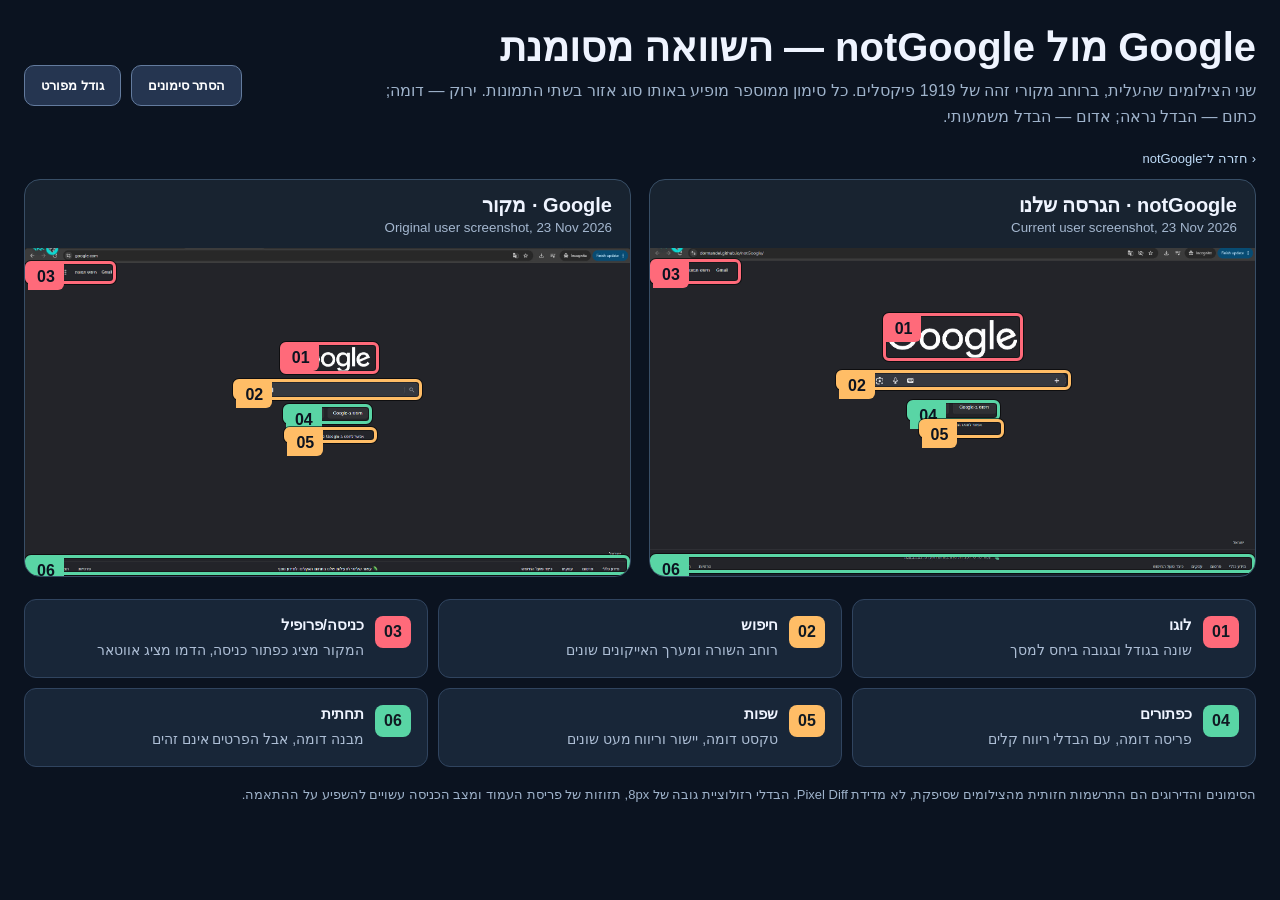
<file: comparison-review.html>
<!doctype html><html lang="he" dir="rtl"><head><meta charset="utf-8"><meta name="viewport" content="width=device-width,initial-scale=1"><title>Google vs notGoogle | Annotated Comparison</title><style>
:root{font-family:Inter,Arial,sans-serif;background:#0b1320;color:#eff4ff}*{box-sizing:border-box}body{margin:0}main{max-width:1900px;margin:auto;padding:22px 24px 35px}.top{display:flex;align-items:center;justify-content:space-between;gap:20px;flex-wrap:wrap}.top h1{font-size:clamp(24px,3.2vw,40px);margin:2px 0}.top p{color:#9fb3cb;max-width:900px;line-height:1.65;margin:8px 0 18px}.controls{display:flex;gap:10px}button{background:#253550;border:1px solid #637b9e;border-radius:10px;padding:12px 16px;color:#fff;cursor:pointer;font-weight:600}button:hover{background:#334b70}.screens{display:grid;grid-template-columns:1fr 1fr;gap:18px;direction:ltr}.panel{min-width:0;border:1px solid #384e66;border-radius:16px;overflow:hidden;background:#182330}.panel header{padding:13px 18px;direction:rtl;display:flex;flex-direction:column;gap:3px}.panel h2{font-size:20px;margin:0}.panel small{color:#a5b8d0}.shot{position:relative;line-height:0}.shot img{width:100%;height:auto;display:block}.mark{position:absolute;border:3px solid;box-shadow:0 0 0 1px #0009,inset 0 0 0 1px #0005;pointer-events:none;border-radius:6px}.mark b{position:absolute;top:0;left:0;padding:5px 9px;line-height:1;font-size:16px;border-bottom-right-radius:6px;color:#0c1320}.red{border-color:#ff6a7a}.orange{border-color:#ffbd66}.green{border-color:#59d5a5}.red b,.num.red{background:#ff6a7a}.orange b,.num.orange{background:#ffbd66}.green b,.num.green{background:#59d5a5}.legend{display:grid;grid-template-columns:repeat(3,minmax(0,1fr));gap:10px;margin-top:22px}.legend article{display:flex;gap:11px;align-items:flex-start;padding:16px;background:#182638;border:1px solid #30445f;border-radius:12px}.legend .num{color:#101922;min-width:36px;text-align:center;padding:7px;border-radius:8px;font-weight:bold}.legend strong{font-size:15px}.legend p{color:#adbed5;font-size:14px;margin:6px 0 0;line-height:1.5}.note{font-size:13px;color:#9fb3cb;line-height:1.6;margin-top:18px}.no-marks .mark{display:none}.zoom .screens{grid-template-columns:repeat(2,minmax(1080px,1fr));overflow:auto}.zoom .shot img{min-width:1080px}@media(max-width:850px){main{padding:12px}.screens{grid-template-columns:1fr}.legend{grid-template-columns:1fr 1fr}.mark{border-width:2px}.mark b{font-size:12px;padding:3px}}@media(max-width:530px){.legend{grid-template-columns:1fr}.panel h2{font-size:17px}}
</style></head><body><main><div class="top"><div><h1>Google מול notGoogle — השוואה מסומנת</h1><p>שני הצילומים שהעלית, ברוחב מקורי זהה של 1919 פיקסלים. כל סימון ממוספר מופיע באותו סוג אזור בשתי התמונות. ירוק — דומה; כתום — הבדל נראה; אדום — הבדל משמעותי.</p></div><div class="controls"><button id="toggle">הסתר סימונים</button><button id="zoom">גודל מפורט</button></div></div><nav style="margin:0 0 12px"><a href="./" style="color:#bfdbf7;text-decoration:none;font-size:13px">‹ חזרה ל־notGoogle</a></nav><div class="screens"><section class="panel"><header><h2>Google · מקור</h2><small>Original user screenshot, 23 Nov 2026</small></header><div class="shot"><img alt="Google · מקור" src="assets/comparisons/google-reference-2026-11-23.jpg"><span class="mark red" title="שונה בגודל ובגובה ביחס למסך" style="left:42.105%;top:28.846%;width:16.363%;height:9.615%"><b>01</b></span>
<span class="mark orange" title="רוחב השורה ומערך האייקונים שונים" style="left:34.445%;top:40.096%;width:31.162%;height:6.250%"><b>02</b></span>
<span class="mark red" title="המקור מציג כפתור כניסה, הדמו מציג אווטאר" style="left:0.000%;top:4.135%;width:15.112%;height:7.019%"><b>03</b></span>
<span class="mark green" title="פריסה דומה, עם הבדלי ריווח קלים" style="left:42.626%;top:47.596%;width:14.695%;height:6.250%"><b>04</b></span>
<span class="mark orange" title="טקסט דומה, יישור וריווח מעט שונים" style="left:42.887%;top:54.615%;width:15.216%;height:4.904%"><b>05</b></span>
<span class="mark green" title="מבנה דומה, אבל הפרטים אינם זהים" style="left:0.000%;top:93.654%;width:99.948%;height:6.154%"><b>06</b></span></div></section><section class="panel"><header><h2>notGoogle · הגרסה שלנו</h2><small>Current user screenshot, 23 Nov 2026</small></header><div class="shot"><img alt="notGoogle · הגרסה שלנו" src="assets/comparisons/notgoogle-current-2026-11-23.jpg"><span class="mark red" title="שונה בגודל ובגובה ביחס למסך" style="left:38.458%;top:20.058%;width:23.137%;height:14.826%"><b>01</b></span>
<span class="mark orange" title="רוחב השורה ומערך האייקונים שונים" style="left:30.745%;top:37.500%;width:38.770%;height:6.298%"><b>02</b></span>
<span class="mark red" title="המקור מציג כפתור כניסה, הדמו מציג אווטאר" style="left:0.000%;top:3.585%;width:15.112%;height:7.655%"><b>03</b></span>
<span class="mark green" title="פריסה דומה, עם הבדלי ריווח קלים" style="left:42.522%;top:46.802%;width:15.373%;height:6.298%"><b>04</b></span>
<span class="mark orange" title="טקסט דומה, יישור וריווח מעט שונים" style="left:44.398%;top:52.713%;width:14.070%;height:5.814%"><b>05</b></span>
<span class="mark green" title="מבנה דומה, אבל הפרטים אינם זהים" style="left:0.000%;top:93.992%;width:99.948%;height:5.911%"><b>06</b></span></div></section></div><div class="legend"><article><b class="num red">01</b><div><strong>לוגו</strong><p>שונה בגודל ובגובה ביחס למסך</p></div></article><article><b class="num orange">02</b><div><strong>חיפוש</strong><p>רוחב השורה ומערך האייקונים שונים</p></div></article><article><b class="num red">03</b><div><strong>כניסה/פרופיל</strong><p>המקור מציג כפתור כניסה, הדמו מציג אווטאר</p></div></article><article><b class="num green">04</b><div><strong>כפתורים</strong><p>פריסה דומה, עם הבדלי ריווח קלים</p></div></article><article><b class="num orange">05</b><div><strong>שפות</strong><p>טקסט דומה, יישור וריווח מעט שונים</p></div></article><article><b class="num green">06</b><div><strong>תחתית</strong><p>מבנה דומה, אבל הפרטים אינם זהים</p></div></article></div><p class="note">הסימונים והדירוגים הם התרשמות חזותית מהצילומים שסיפקת, לא מדידת Pixel Diff. הבדלי רזולוציית גובה של 8px, תזוזות של פריסת העמוד ומצב הכניסה עשויים להשפיע על ההתאמה.</p></main><script>document.getElementById('toggle').onclick=()=>{const b=document.body;b.classList.toggle('no-marks');document.getElementById('toggle').textContent=b.classList.contains('no-marks')?'הצג סימונים':'הסתר סימונים'};document.getElementById('zoom').onclick=()=>{const b=document.body;b.classList.toggle('zoom');document.getElementById('zoom').textContent=b.classList.contains('zoom')?'התאם לחלון':'גודל מפורט'};</script></body></html>
</file>
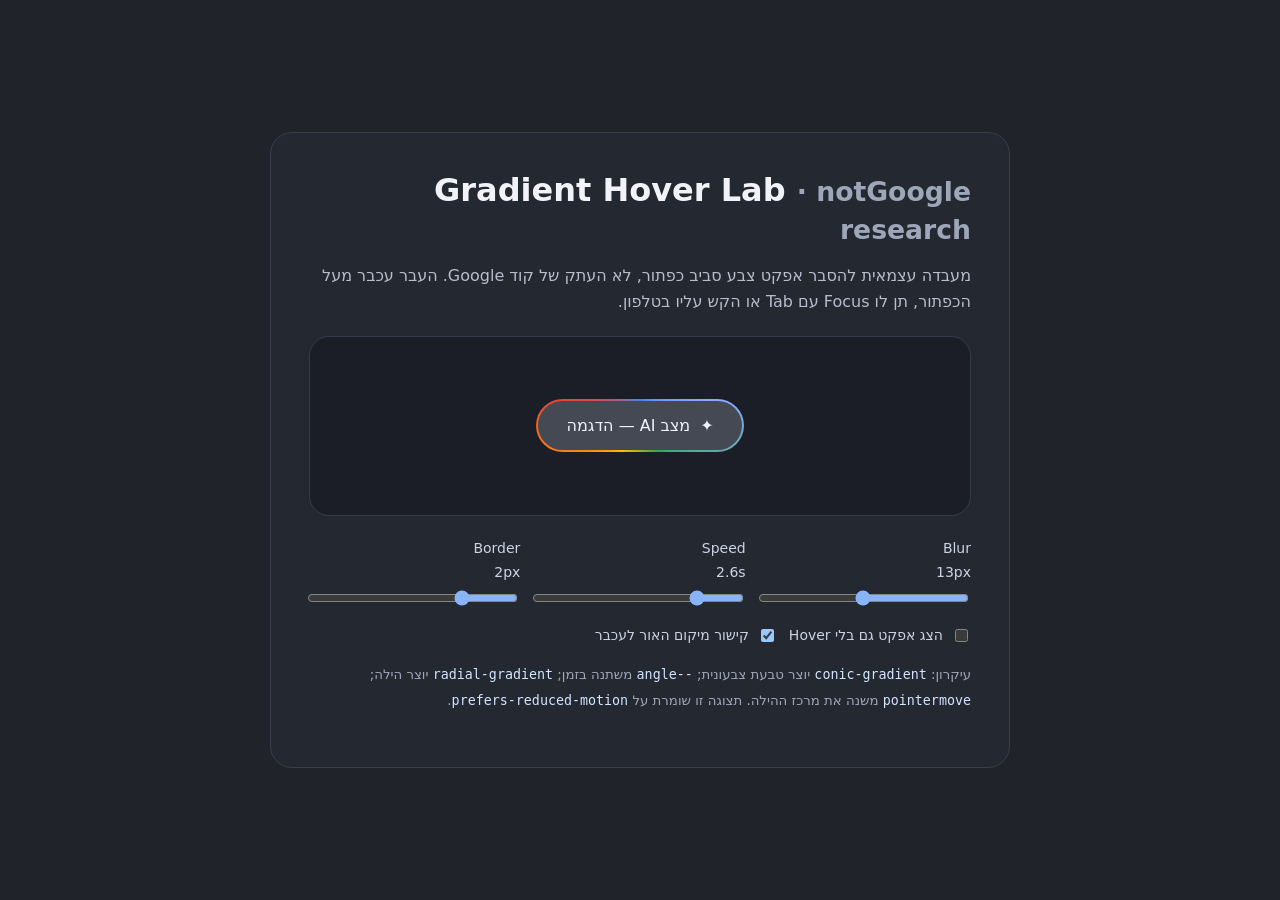
<file: experiments/ai-hover.html>
<!doctype html>
<html lang="he" dir="rtl"><head><meta charset="utf-8">
<meta name="viewport" content="width=device-width,initial-scale=1">
<title>Gradient Hover — Visual FX Lab</title>
<style>
@property --angle{syntax:"<angle>";inherits:false;initial-value:0deg}
:root{color-scheme:dark;font:16px system-ui,Arial,sans-serif;background:#20232a;color:#f1f3f8}
*{box-sizing:border-box}body{margin:0;min-height:100vh;display:grid;place-items:center;padding:24px}
main{width:min(740px,100%);padding:clamp(22px,4vw,38px);border:1px solid #393e4a;border-radius:22px;background:#242831}
h1{font-size:clamp(22px,3vw,32px);margin:0 0 12px}p{color:#b6bdcb;line-height:1.65}
.stage{min-height:180px;display:grid;place-items:center;position:relative;background:#1b1e26;border:1px solid #363b4b;border-radius:20px;margin:20px 0 24px}
.gradient-chip{--angle:0deg;--mx:50%;--my:50%;--glow:13px;--speed:2.6s;--edge:2px;position:relative;display:flex;align-items:center;gap:10px;isolation:isolate;color:#eff1ff;font:500 16px system-ui;cursor:pointer;background:linear-gradient(#454953,#454953) padding-box,conic-gradient(from var(--angle),#4285f4,#8aa9ff,#34a853,#fbbc05,#ea4335,#4285f4) border-box;border:var(--edge) solid transparent;padding:15px 28px;border-radius:999px;transition:box-shadow .2s ease,filter .2s ease;animation:hue-orbit var(--speed) linear infinite paused}
.gradient-chip::after{content:"";position:absolute;inset:-8px;border-radius:inherit;z-index:-1;background:radial-gradient(circle at var(--mx) var(--my),rgba(66,133,244,.3),rgba(52,168,83,.08) 45%,transparent 72%);filter:blur(var(--glow));opacity:0;transition:opacity .2s}
.gradient-chip:is(:hover,:focus-visible,.on){animation-play-state:running;box-shadow:0 0 var(--glow) rgba(66,133,244,.3)}
.gradient-chip:is(:hover,:focus-visible,.on)::after{opacity:1}
.gradient-chip:focus-visible{outline:2px solid #d5e6ff;outline-offset:5px}
@keyframes hue-orbit{to{--angle:360deg}}
.controls{display:grid;grid-template-columns:repeat(3,minmax(0,1fr));gap:14px}
label{display:flex;flex-direction:column;gap:8px;color:#cbd4e4;font-size:14px}
input[type="range"]{width:100%;accent-color:#8ab4f8}
.row{display:flex;gap:12px;align-items:center;flex-wrap:wrap;margin-top:18px}
.row label{flex-direction:row;align-items:center}
small{color:#9ea7b9}code{color:#d2e4ff}
@media(max-width:610px){.controls{grid-template-columns:1fr}.stage{min-height:155px}}
@media(prefers-reduced-motion:reduce){.gradient-chip{animation:none!important;transition:none}.gradient-chip::after{transition:none}}
</style></head>
<body><main>
<h1>Gradient Hover Lab <small>· notGoogle research</small></h1>
<p>מעבדה עצמאית להסבר אפקט צבע סביב כפתור, לא העתק של קוד Google. העבר עכבר מעל הכפתור, תן לו Focus עם Tab או הקש עליו בטלפון.</p>
<section class="stage"><button class="gradient-chip" id="sample" type="button"><span aria-hidden="true">✦</span> מצב AI — הדגמה</button></section>
<div class="controls">
<label>Blur <output id="blurV">13px</output><input id="blur" type="range" min="0" max="26" value="13"></label>
<label>Speed <output id="speedV">2.6s</output><input id="speed" type="range" min="1" max="9" value="2.6" step=".2"></label>
<label>Border <output id="edgeV">2px</output><input id="edge" type="range" min="1" max="5" value="2"></label>
</div>
<div class="row"><label><input id="pin" type="checkbox"> הצג אפקט גם בלי Hover</label><label><input id="follow" type="checkbox" checked> קישור מיקום האור לעכבר</label></div>
<p><small>עיקרון: <code>conic-gradient</code> יוצר טבעת צבעונית; <code>--angle</code> משתנה בזמן; <code>radial-gradient</code> יוצר הילה; <code>pointermove</code> משנה את מרכז ההילה. תצוגה זו שומרת על <code>prefers-reduced-motion</code>.</small></p>
</main><script>
const chip=document.getElementById('sample');
for (const [id,css,unit] of [['blur','--glow','px'],['speed','--speed','s'],['edge','--edge','px']]) {
 const input=document.getElementById(id),output=document.getElementById(id+'V');
 input.addEventListener('input',()=>{chip.style.setProperty(css,input.value+unit);output.value=input.value+unit});
}
document.getElementById('pin').addEventListener('change',e=>chip.classList.toggle('on',e.target.checked));
chip.addEventListener('pointermove',e=>{
 if(!document.getElementById('follow').checked)return;
 const r=chip.getBoundingClientRect();
 chip.style.setProperty('--mx',((e.clientX-r.left)/r.width*100).toFixed(1)+'%');
 chip.style.setProperty('--my',((e.clientY-r.top)/r.height*100).toFixed(1)+'%');
});
chip.addEventListener('pointerleave',()=>{chip.style.setProperty('--mx','50%');chip.style.setProperty('--my','50%')});
</script></body></html>
</file>
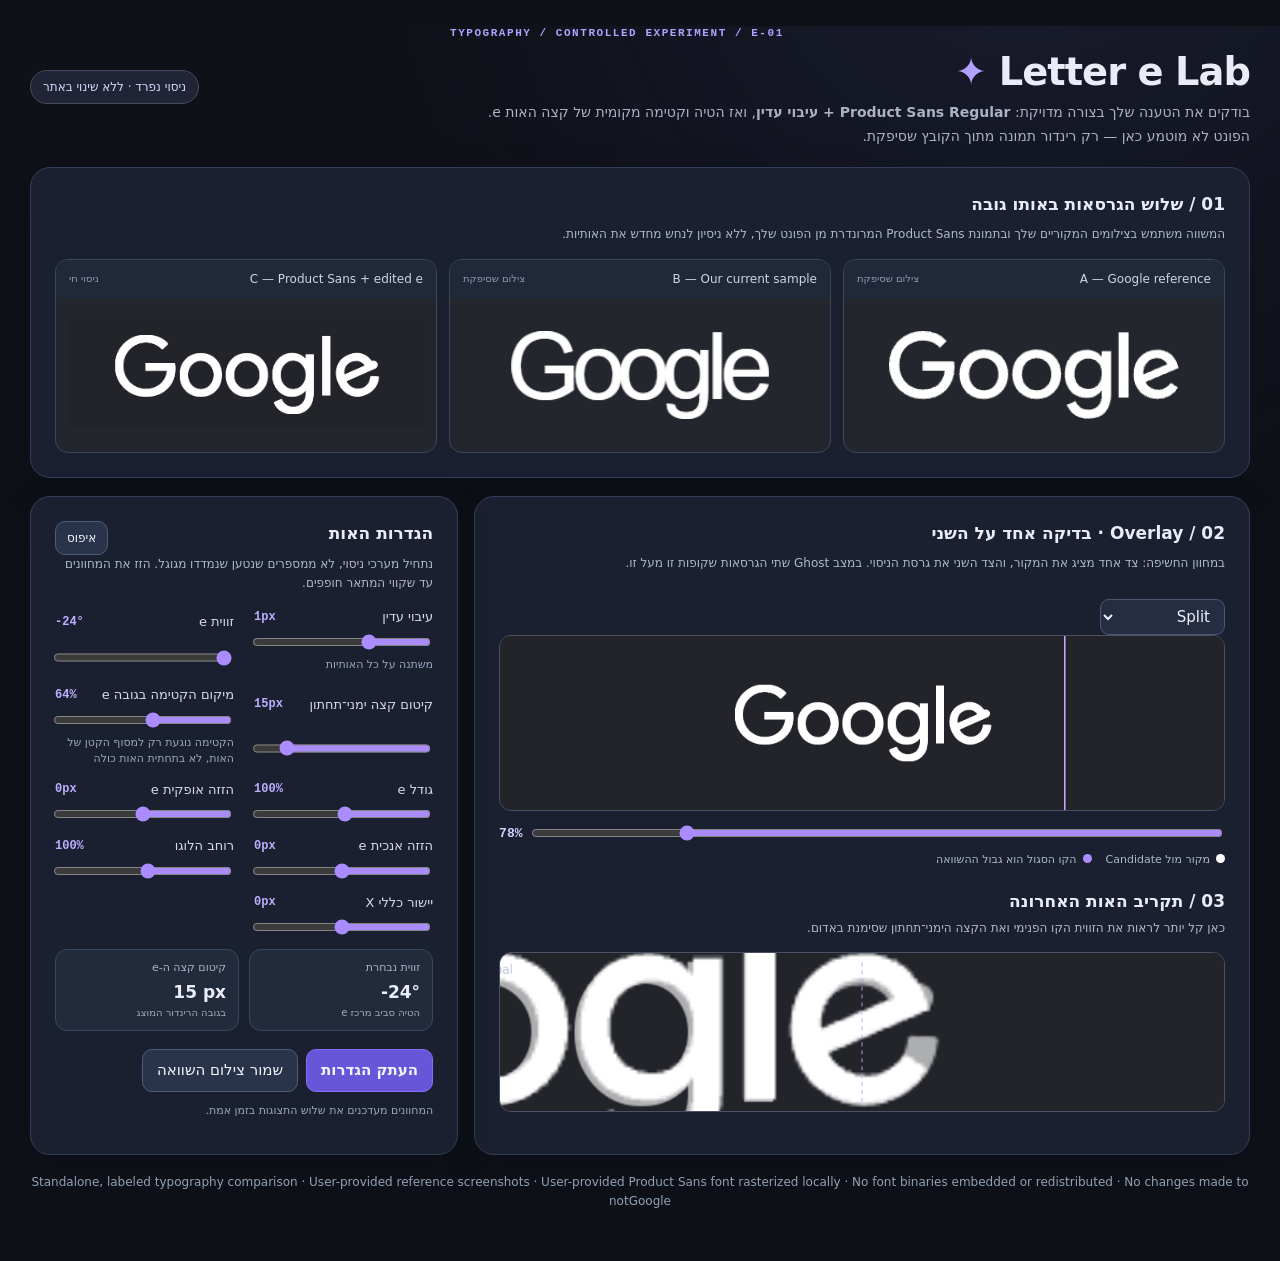
<file: experiments/logo-candidate-v1.html>
<!DOCTYPE html>
<html lang="he" dir="rtl">
<head>
<meta charset="UTF-8" />
<meta name="viewport" content="width=device-width,initial-scale=1" />
<meta name="color-scheme" content="dark" />
<title>notGoogle · Logo Candidate V1 — Typography Lab</title>
<style>
:root{color-scheme:dark;font:15px/1.5 system-ui,-apple-system,'Segoe UI',Arial,sans-serif;background:#0e1118;color:#e9ecf6}
*{box-sizing:border-box}body{margin:0;min-height:100vh;background:radial-gradient(circle at 80% -12%,#30315b55,transparent 38%),#0e1118}
main{width:min(1220px,calc(100% - 32px));margin:26px auto 50px;display:grid;gap:18px}
.top{display:flex;justify-content:space-between;align-items:center;gap:14px;flex-wrap:wrap}
.kicker{font:700 11px/1.4 ui-monospace,monospace;letter-spacing:.14em;color:#b3a1ff;direction:ltr}
h1{font-size:clamp(24px,3vw,39px);line-height:1.25;margin:7px 0 5px;letter-spacing:-.025em}
.subtitle{color:#aab2c4;font-size:14px;margin:0;max-width:800px;line-height:1.7}
.pill{padding:7px 12px;border:1px solid #454a5b;border-radius:999px;background:#202436;font-size:12px;color:#d7d9fa;white-space:nowrap}
.panel{background:#1a2030;border:1px solid #333f58;border-radius:20px;padding:clamp(15px,2.2vw,24px);box-shadow:0 12px 40px #0002}
.panel h2{font-size:17px;margin:0 0 8px;display:flex;align-items:center;gap:10px}
.muted{color:#aeb9ce;font-size:12px;margin:0 0 14px;line-height:1.6}
.triple{display:grid;grid-template-columns:repeat(3,minmax(0,1fr));gap:12px}
.frame{border:1px solid #3c465d;border-radius:13px;background:#23262c;min-width:0;overflow:hidden}
.frame header{display:flex;align-items:center;justify-content:space-between;gap:8px;padding:10px 13px;background:#1f2939;font-size:12px;color:#cbd6e8}
.frame header small{font-size:10px;color:#8e9bb2}
.art{height:154px;display:grid;place-items:center;overflow:hidden;padding:12px}
.art img{display:block;max-width:100%;height:88px;width:auto;object-fit:contain}
.art canvas{max-width:100%;height:auto;display:block}
#candidate{width:100%;height:auto}
.flex{display:flex;align-items:center;gap:12px;flex-wrap:wrap}
.flex-between{justify-content:space-between}
.toolbar{display:flex;align-items:center;gap:8px;flex-wrap:wrap}
button{font:inherit;cursor:pointer;border:1px solid #4c5d7b;color:#f1f2fa;background:#29344a;padding:9px 14px;border-radius:10px}
button:hover{background:#364966}button:focus-visible,input:focus-visible,select:focus-visible{outline:2px solid #b6adff;outline-offset:3px}
button.primary{background:#6955d8;border-color:#8270f8;font-weight:700}button.primary:hover{background:#806dff}
button.small{padding:7px 11px;font-size:12px}
select{background:#242d42;color:#f0f0fc;border:1px solid #4c5872;border-radius:9px;padding:7px 10px;font:inherit}
.two{display:grid;grid-template-columns:minmax(0,1.45fr) minmax(265px,.8fr);gap:16px}
#overlayCanvas,#focusCanvas{width:100%;display:block;background:#22242a;border:1px solid #4b5265;border-radius:12px}
#overlayCanvas{aspect-ratio:900/218}#focusCanvas{aspect-ratio:900/198;margin-top:10px}
.ruler{display:grid;grid-template-columns:1fr auto;gap:10px;align-items:center;margin:12px 0 1px}
.ruler output{color:#d9ccff;font:700 13px ui-monospace,monospace;direction:ltr}
input[type=range]{width:100%;accent-color:#aa8cff;cursor:pointer}
.control-grid{display:grid;grid-template-columns:repeat(2,minmax(0,1fr));gap:12px 20px}
.control{display:grid;gap:5px}
.control label{display:flex;align-items:center;justify-content:space-between;font-size:13px;color:#d6dceb;gap:5px}
.control output{font:700 12px ui-monospace,monospace;color:#bdafff;direction:ltr}
.help{font-size:11px;color:#98a7c0;line-height:1.5}
.mini{display:grid;grid-template-columns:repeat(2,minmax(0,1fr));gap:10px;margin-top:12px}
.metric{border:1px solid #384963;padding:10px 12px;border-radius:12px;background:#222b3c}
.metric span{display:block;font-size:11px;color:#a6b5c8;margin-bottom:3px}.metric strong{font-size:17px;font-variant-numeric:tabular-nums}
.metric small{display:block;font-size:10px;color:#a2aabd}
.legend{display:flex;gap:14px;flex-wrap:wrap;font-size:11px;color:#adb8ce;margin-top:9px}
.legend span::before{content:"";display:inline-block;width:9px;height:9px;border-radius:50%;background:var(--color);margin-inline-end:6px}
footer{color:#91a2b7;font-size:12px;text-align:center;line-height:1.6}
.toggle{display:inline-flex;align-items:center;gap:7px;color:#d8e2ed;font-size:12px}
.toggle input{accent-color:#b49aff}
@media(max-width:900px){.two{grid-template-columns:1fr}}
@media(max-width:650px){main{width:calc(100% - 20px);margin-top:14px;gap:11px}.triple{grid-template-columns:1fr}.art{height:118px}.control-grid{grid-template-columns:1fr}.top{gap:9px}.panel{border-radius:15px}h1{font-size:25px}}
</style>
</head>
<body>
<main>
 <div class="top">
  <div><div class="kicker">TYPOGRAPHY / CONTROLLED EXPERIMENT / E-01</div>
  <h1>Letter <span dir="ltr">e</span> Lab <span style="color:#b3a1ff">✦</span></h1>
  <p class="subtitle">בודקים את הטענה שלך בצורה מדויקת: <strong>Product Sans Regular + עיבוי עדין</strong>, ואז הטיה וקטימה מקומית של קצה האות <span dir="ltr">e</span>. הפונט לא מוטמע כאן — רק רינדור תמונה מתוך הקובץ שסיפקת.</p></div>
  <span class="pill">ניסוי נפרד · ללא שינוי באתר</span>
 </div>
 <section class="panel">
  <h2>01 / שלוש הגרסאות באותו גובה</h2>
  <p class="muted">המשווה משתמש בצילומים המקוריים שלך ובתמונת Product Sans המרונדרת מן הפונט שלך, ללא ניסיון לנחש מחדש את האותיות.</p>
  <div class="triple">
   <div class="frame"><header> A — Google reference <small>צילום שסיפקת</small></header><div class="art"><img id="original" alt="Google reference user-provided" /></div></div>
   <div class="frame"><header>B — Our current sample <small>צילום שסיפקת</small></header><div class="art"><img id="current" alt="Existing local wordmark" /></div></div>
   <div class="frame"><header>C — Product Sans + edited e <small>ניסוי חי</small></header><div class="art"><canvas id="candidate" width="430" height="130" aria-label="Live edited Product Sans comparison"></canvas></div></div>
  </div>
 </section>
 <section class="two">
  <div class="panel">
   <div class="flex flex-between"><div><h2>02 / Overlay · בדיקה אחד על השני</h2><p class="muted">במחוון החשיפה: צד אחד מציג את המקור, והצד השני את גרסת הניסוי. במצב Ghost שתי הגרסאות שקופות זו מעל זו.</p></div><div class="toolbar"><select id="displayMode" aria-label="סוג תצוגה"><option value="split">Split</option><option value="ghost">Ghost 50%</option><option value="difference">Difference</option></select></div></div>
   <canvas width="900" height="218" id="overlayCanvas" aria-label="Reference versus Product Sans overlay"></canvas>
   <div class="ruler"><input id="reveal" type="range" min="0" max="100" value="78" aria-label="אחוז חשיפה"/><output id="revealValue">78%</output></div>
   <div class="legend"><span style="--color:#ffffff">מקור מול Candidate</span><span style="--color:#ac8cff">הקו הסגול הוא גבול ההשוואה</span></div>
   <h2 style="margin:20px 0 5px">03 / תקריב האות האחרונה</h2>
   <p class="muted">כאן קל יותר לראות את הזווית הקו הפנימי ואת הקצה הימני־תחתון שסימנת באדום.</p>
   <canvas id="focusCanvas" width="900" height="198" aria-label="Magnified final e glyph"></canvas>
  </div>
  <div class="panel">
   <div class="flex flex-between"><h2>הגדרות האות</h2><button class="small" id="reset">איפוס</button></div>
   <p class="muted">נתחיל מערכי ניסוי, לא ממספרים שנטען שנמדדו מגוגל. הזז את המחוונים עד שקווי המתאר חופפים.</p>
   <div class="control-grid">
    <div class="control"><label for="weight">עיבוי עדין <output id="weightVal">1px</output></label><input id="weight" type="range" min="0" max="3" value="1" step="1"/><div class="help">משתנה על כל האותיות</div></div>
    <div class="control"><label for="angle">זווית e <output id="angleVal">−24°</output></label><input id="angle" type="range" min="-24" max="14" value="-24" step="1"/></div>
    <div class="control"><label for="trim">קיטום קצה ימני־תחתון <output id="trimVal">7px</output></label><input id="trim" type="range" min="0" max="18" value="15" step="1"/></div>
    <div class="control"><label for="cutY">מיקום הקטימה בגובה e <output id="cutYVal">64%</output></label><input id="cutY" type="range" min="50" max="82" value="64" step="1"/><div class="help">הקטימה נוגעת רק למסוף הקטן של האות, לא בתחתית האות כולה</div></div>
    <div class="control"><label for="esize">גודל e <output id="esizeVal">100%</output></label><input id="esize" type="range" min="88" max="113" value="100" step="1"/></div>
    <div class="control"><label for="ex">הזזה אופקית e <output id="exVal">0px</output></label><input id="ex" type="range" min="-15" max="15" value="0" step="1"/></div>
    <div class="control"><label for="ey">הזזה אנכית e <output id="eyVal">0px</output></label><input id="ey" type="range" min="-12" max="12" value="0" step="1"/></div>
    <div class="control"><label for="totalW">רוחב הלוגו <output id="totalWVal">100%</output></label><input id="totalW" type="range" min="93" max="108" value="100" step="1"/></div>
    <div class="control"><label for="dx">יישור כללי X <output id="dxVal">0px</output></label><input id="dx" type="range" min="-22" max="22" value="0" step="1"/></div>
   </div>
   <div class="mini"><div class="metric"><span>זווית נבחרת</span><strong id="angleMetric" dir="ltr">−24°</strong><small>הטיה סביב מרכז e</small></div><div class="metric"><span>קיטום קצה ה-e</span><strong id="trimMetric" dir="ltr">7 px</strong><small>בגובה הרינדור המוצג</small></div></div>
   <div class="toolbar" style="margin-top:18px"><button class="primary" id="copy">העתק הגדרות</button><button id="save">שמור צילום השוואה</button></div>
   <p class="help" id="status" style="margin-top:11px">המחוונים מעדכנים את שלוש התצוגות בזמן אמת.</p>
  </div>
 </section>
 <footer>Standalone, labeled typography comparison · User-provided reference screenshots · User-provided Product Sans font rasterized locally · No font binaries embedded or redistributed · No changes made to notGoogle</footer>
</main>
<script>
const ASSETS={"reference":"[data-uri]","current":"[data-uri]","variants":[["[data-uri]","[data-uri]"],["[data-uri]","[data-uri]"],["[data-uri]","[data-uri]"],["[data-uri]","[data-uri]"]],"ebbox":[524,44,618,146],"originalWidth":618,"originalHeight":188,"referenceDims":[270,82],"currentDims":[232,79],"fontName":"Product Sans Regular (rasterized)"};
const images={};
function load(src){return new Promise((resolve,reject)=>{const im=new Image();im.onload=()=>resolve(im);im.onerror=reject;im.src=src})}
const DEFAULTS={weight:1,angle:-24,trim:15,cutY:64,esize:100,ex:0,ey:0,totalW:100,dx:0,reveal:78,displayMode:'split'};
const inputs=Object.fromEntries(Object.keys(DEFAULTS).map(x=>[x,document.getElementById(x)]));
const cnv={candidate:document.getElementById('candidate'),overlay:document.getElementById('overlayCanvas'),focus:document.getElementById('focusCanvas')};
const UI_HEIGHT=96;
function values(){const v={};for(const [k,e] of Object.entries(inputs))v[k]=e.type==='range'?Number(e.value):e.value;return v}
function paintBg(ctx,w,h){ctx.clearRect(0,0,w,h);ctx.fillStyle='#22242a';ctx.fillRect(0,0,w,h)}
function placements(w,h,v){const hTarget=UI_HEIGHT;const rH=ASSETS.referenceDims[1];const refScale=hTarget/rH;const refW=ASSETS.referenceDims[0]*refScale;const refX=(w-refW)/2;const refY=(h-hTarget)/2;
const candidateScale=hTarget/ASSETS.originalHeight;const scaledWidth=ASSETS.originalWidth*candidateScale*v.totalW/100;
const scaledHeight=hTarget;const x=(w-scaledWidth)/2+v.dx;const y=(h-scaledHeight)/2;
return {refX,refY,refW,refH:hTarget,x,y,scaledWidth,scaledHeight,scaleX:scaledWidth/ASSETS.originalWidth,scaleY:scaledHeight/ASSETS.originalHeight}}
function drawReference(ctx,w,h,v){const p=placements(w,h,v);ctx.drawImage(images.reference,p.refX,p.refY,p.refW,p.refH);return p}
function drawCandidate(ctx,w,h,v){
 const p=placements(w,h,v),idx=v.weight;
 ctx.drawImage(images['base'+idx],p.x,p.y,p.scaledWidth,p.scaledHeight);
 const [a,b,c,d]=ASSETS.ebbox;
 const cx=p.x+(a+c)/2*p.scaleX+v.ex;
 const cy=p.y+(b+d)/2*p.scaleY+v.ey;
 // Edit just the final e on a separate layer. The trim moves and rotates with e.
 const layer=document.createElement('canvas');layer.width=w;layer.height=h;
 const lc=layer.getContext('2d');
 lc.save();lc.translate(cx,cy);lc.rotate(v.angle*Math.PI/180);
 const scale=v.esize/100;lc.scale(scale,scale);lc.translate(-cx,-cy);
 lc.drawImage(images['e'+idx],p.x+v.ex,p.y+v.ey,p.scaledWidth,p.scaledHeight);
 // Smooth the source image's cropped upper terminal. The original raster
 // ended at x=618, so cutting a polygon from it produced a visible notch.
 // The finish control now adjusts the rounded cap, not a destructive wedge.
 if(v.trim>0){
  const tipX=p.x+617*p.scaleX+v.ex,tipY=p.y+89*p.scaleY+v.ey;
  const radius=Math.max(1.2,Math.min(11,v.trim*.34));
  lc.fillStyle='#fff';lc.beginPath();lc.arc(tipX,tipY,radius,0,Math.PI*2);lc.fill();
 }
 lc.restore();ctx.drawImage(layer,0,0);return p;
}
function drawOverlay(mode,v){const canvas=cnv.overlay,ctx=canvas.getContext('2d'),w=canvas.width,h=canvas.height;paintBg(ctx,w,h);
 const base=document.createElement('canvas');base.width=w;base.height=h;const bc=base.getContext('2d');paintBg(bc,w,h);drawReference(bc,w,h,v);
 const trial=document.createElement('canvas');trial.width=w;trial.height=h;const tc=trial.getContext('2d');paintBg(tc,w,h);drawCandidate(tc,w,h,v);
 if(mode==='split'){
  ctx.drawImage(base,0,0);ctx.save();const x=w*v.reveal/100;ctx.beginPath();ctx.rect(0,0,x,h);ctx.clip();ctx.drawImage(trial,0,0);ctx.restore();ctx.fillStyle='#c6a4ff';ctx.fillRect(x-1,0,2,h);
 }else if(mode==='ghost'){
  ctx.drawImage(base,0,0);ctx.save();ctx.globalAlpha=.52;ctx.drawImage(trial,0,0);ctx.restore();
 }else{
  const ref=bc.getImageData(0,0,w,h),mod=tc.getImageData(0,0,w,h),out=ctx.createImageData(w,h);
  for(let i=0;i<ref.data.length;i+=4){let d=Math.abs(ref.data[i]-mod.data[i]);out.data[i]=Math.min(255,d*2+35);out.data[i+1]=Math.max(35,110-d*.2);out.data[i+2]=Math.min(255,d*2+80);out.data[i+3]=255}ctx.putImageData(out,0,0);
 }
}
function drawFocus(v){
 const ctx=cnv.focus.getContext('2d'),w=cnv.focus.width,h=cnv.focus.height;paintBg(ctx,w,h);
 const p=placements(900,218,v),[a,b,c,d]=ASSETS.ebbox;
 const centerX=p.x+(a+c)/2*p.scaleX,centerY=p.y+(b+d)/2*p.scaleY;
 const zoom=3.5;
 ctx.save();ctx.translate(w/2,h/2);ctx.scale(zoom,zoom);ctx.translate(-centerX,-centerY);
 drawReference(ctx,900,218,v);ctx.globalAlpha=.63;drawCandidate(ctx,900,218,v);ctx.restore();
 ctx.strokeStyle='#bba2f9';ctx.setLineDash([5,5]);ctx.beginPath();ctx.moveTo(w/2,12);ctx.lineTo(w/2,h-12);ctx.stroke();ctx.setLineDash([]);
 ctx.fillStyle='#bac5d8';ctx.font='15px system-ui';ctx.textAlign='start';ctx.fillText('e / zoom ×3.5 · final terminal',16,26);
}
function updateUI(v){const suffix={weight:'px',angle:'°',trim:'px',cutY:'%',esize:'%',ex:'px',ey:'px',totalW:'%',dx:'px'};
for(const [key,unit] of Object.entries(suffix))document.getElementById(key+'Val').textContent=v[key]+unit;
document.getElementById('revealValue').textContent=v.reveal+'%';document.getElementById('angleMetric').textContent=v.angle+'°';document.getElementById('trimMetric').textContent=v.trim+' px'}
function render(){if(!images.reference)return;const v=values();const c=cnv.candidate,ctx=c.getContext('2d');paintBg(ctx,c.width,c.height);drawCandidate(ctx,c.width,c.height,v);drawOverlay(v.displayMode,v);drawFocus(v);updateUI(v)}
for(const input of Object.values(inputs))input.addEventListener('input',render);
document.getElementById('reset').addEventListener('click',()=>{for(const [k,v] of Object.entries(DEFAULTS))inputs[k].value=v;render()});
document.getElementById('copy').addEventListener('click',async()=>{const json=JSON.stringify(values(),null,2);try{await navigator.clipboard.writeText(json);document.getElementById('status').textContent='ההגדרות הועתקו.'}catch{prompt('Copy parameters:',json)}});
document.getElementById('save').addEventListener('click',()=>{const a=document.createElement('a');a.href=cnv.overlay.toDataURL('image/png');a.download='e-lab-overlay.png';a.click()});
(async()=>{try{
images.reference=await load(ASSETS.reference);images.current=await load(ASSETS.current);
for(let i=0;i<4;i++){images['base'+i]=await load(ASSETS.variants[i][0]);images['e'+i]=await load(ASSETS.variants[i][1])}
document.getElementById('original').src=ASSETS.reference;document.getElementById('current').src=ASSETS.current;render();
}catch(err){console.error(err);document.getElementById('status').textContent='Could not load embedded images: '+err.message}})();
</script>
</body>
</html>
</file>
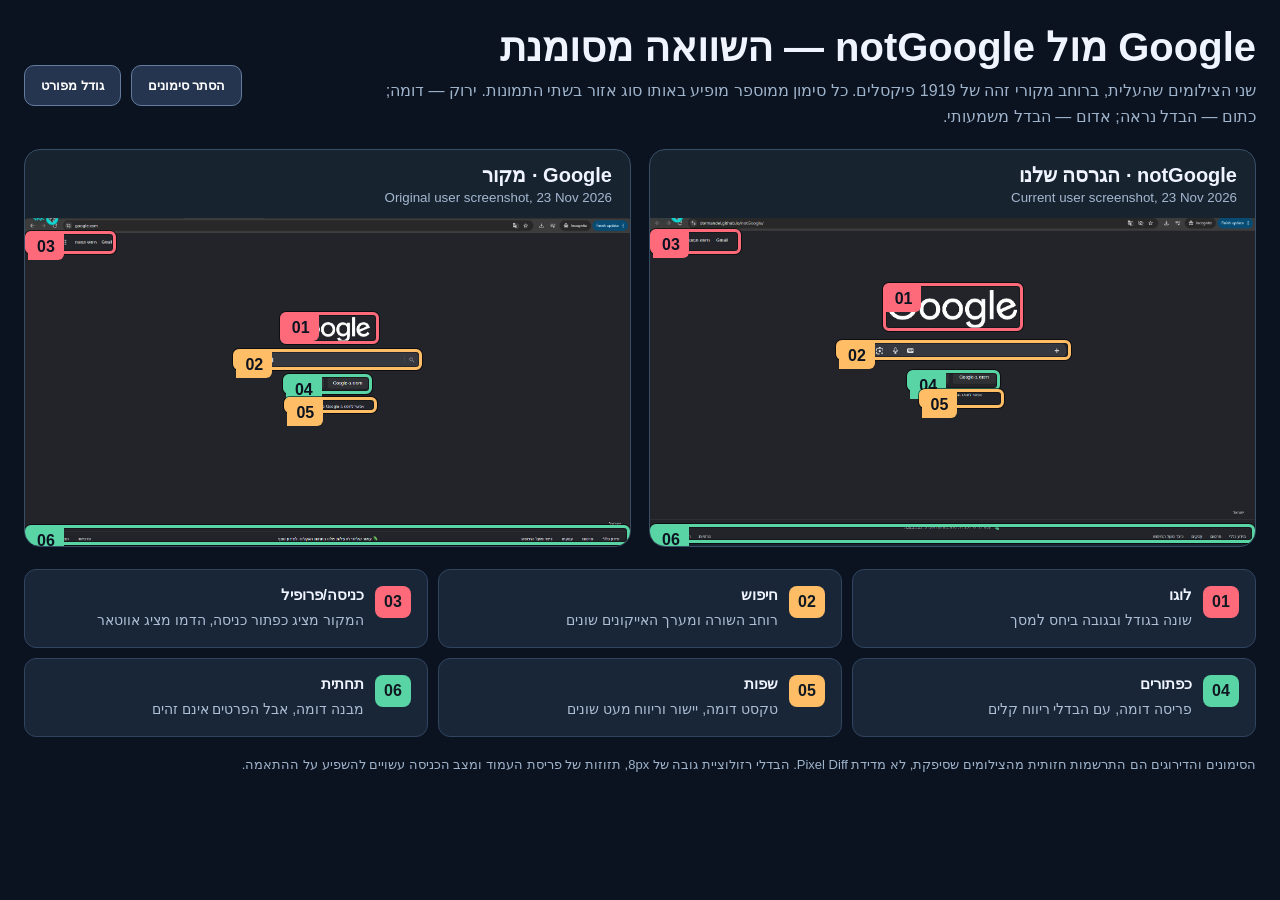
<file: preview/comparison-review.html>
<!doctype html><html lang="he" dir="rtl"><head><meta charset="utf-8"><meta name="viewport" content="width=device-width,initial-scale=1"><title>notGoogle · Screenshot Comparison — Review</title><style>
:root{font-family:Inter,Arial,sans-serif;background:#0b1320;color:#eff4ff}*{box-sizing:border-box}body{margin:0}main{max-width:1900px;margin:auto;padding:22px 24px 35px}.top{display:flex;align-items:center;justify-content:space-between;gap:20px;flex-wrap:wrap}.top h1{font-size:clamp(24px,3.2vw,40px);margin:2px 0}.top p{color:#9fb3cb;max-width:900px;line-height:1.65;margin:8px 0 18px}.controls{display:flex;gap:10px}button{background:#253550;border:1px solid #637b9e;border-radius:10px;padding:12px 16px;color:#fff;cursor:pointer;font-weight:600}button:hover{background:#334b70}.screens{display:grid;grid-template-columns:1fr 1fr;gap:18px;direction:ltr}.panel{min-width:0;border:1px solid #384e66;border-radius:16px;overflow:hidden;background:#182330}.panel header{padding:13px 18px;direction:rtl;display:flex;flex-direction:column;gap:3px}.panel h2{font-size:20px;margin:0}.panel small{color:#a5b8d0}.shot{position:relative;line-height:0}.shot img{width:100%;height:auto;display:block}.mark{position:absolute;border:3px solid;box-shadow:0 0 0 1px #0009,inset 0 0 0 1px #0005;pointer-events:none;border-radius:6px}.mark b{position:absolute;top:0;left:0;padding:5px 9px;line-height:1;font-size:16px;border-bottom-right-radius:6px;color:#0c1320}.red{border-color:#ff6a7a}.orange{border-color:#ffbd66}.green{border-color:#59d5a5}.red b,.num.red{background:#ff6a7a}.orange b,.num.orange{background:#ffbd66}.green b,.num.green{background:#59d5a5}.legend{display:grid;grid-template-columns:repeat(3,minmax(0,1fr));gap:10px;margin-top:22px}.legend article{display:flex;gap:11px;align-items:flex-start;padding:16px;background:#182638;border:1px solid #30445f;border-radius:12px}.legend .num{color:#101922;min-width:36px;text-align:center;padding:7px;border-radius:8px;font-weight:bold}.legend strong{font-size:15px}.legend p{color:#adbed5;font-size:14px;margin:6px 0 0;line-height:1.5}.note{font-size:13px;color:#9fb3cb;line-height:1.6;margin-top:18px}.no-marks .mark{display:none}.zoom .screens{grid-template-columns:repeat(2,minmax(1080px,1fr));overflow:auto}.zoom .shot img{min-width:1080px}@media(max-width:850px){main{padding:12px}.screens{grid-template-columns:1fr}.legend{grid-template-columns:1fr 1fr}.mark{border-width:2px}.mark b{font-size:12px;padding:3px}}@media(max-width:530px){.legend{grid-template-columns:1fr}.panel h2{font-size:17px}}
</style></head><body><main><div class="top"><div><h1>Google מול notGoogle — השוואה מסומנת</h1><p>שני הצילומים שהעלית, ברוחב מקורי זהה של 1919 פיקסלים. כל סימון ממוספר מופיע באותו סוג אזור בשתי התמונות. ירוק — דומה; כתום — הבדל נראה; אדום — הבדל משמעותי.</p></div><div class="controls"><button id="toggle">הסתר סימונים</button><button id="zoom">גודל מפורט</button></div></div><div class="screens"><section class="panel"><header><h2>Google · מקור</h2><small>Original user screenshot, 23 Nov 2026</small></header><div class="shot"><img alt="Google · מקור" src="[data-uri]"><span class="mark red" title="שונה בגודל ובגובה ביחס למסך" style="left:42.105%;top:28.846%;width:16.363%;height:9.615%"><b>01</b></span>
<span class="mark orange" title="רוחב השורה ומערך האייקונים שונים" style="left:34.445%;top:40.096%;width:31.162%;height:6.250%"><b>02</b></span>
<span class="mark red" title="המקור מציג כפתור כניסה, הדמו מציג אווטאר" style="left:0.000%;top:4.135%;width:15.112%;height:7.019%"><b>03</b></span>
<span class="mark green" title="פריסה דומה, עם הבדלי ריווח קלים" style="left:42.626%;top:47.596%;width:14.695%;height:6.250%"><b>04</b></span>
<span class="mark orange" title="טקסט דומה, יישור וריווח מעט שונים" style="left:42.887%;top:54.615%;width:15.216%;height:4.904%"><b>05</b></span>
<span class="mark green" title="מבנה דומה, אבל הפרטים אינם זהים" style="left:0.000%;top:93.654%;width:99.948%;height:6.154%"><b>06</b></span></div></section><section class="panel"><header><h2>notGoogle · הגרסה שלנו</h2><small>Current user screenshot, 23 Nov 2026</small></header><div class="shot"><img alt="notGoogle · הגרסה שלנו" src="[data-uri]"><span class="mark red" title="שונה בגודל ובגובה ביחס למסך" style="left:38.458%;top:20.058%;width:23.137%;height:14.826%"><b>01</b></span>
<span class="mark orange" title="רוחב השורה ומערך האייקונים שונים" style="left:30.745%;top:37.500%;width:38.770%;height:6.298%"><b>02</b></span>
<span class="mark red" title="המקור מציג כפתור כניסה, הדמו מציג אווטאר" style="left:0.000%;top:3.585%;width:15.112%;height:7.655%"><b>03</b></span>
<span class="mark green" title="פריסה דומה, עם הבדלי ריווח קלים" style="left:42.522%;top:46.802%;width:15.373%;height:6.298%"><b>04</b></span>
<span class="mark orange" title="טקסט דומה, יישור וריווח מעט שונים" style="left:44.398%;top:52.713%;width:14.070%;height:5.814%"><b>05</b></span>
<span class="mark green" title="מבנה דומה, אבל הפרטים אינם זהים" style="left:0.000%;top:93.992%;width:99.948%;height:5.911%"><b>06</b></span></div></section></div><div class="legend"><article><b class="num red">01</b><div><strong>לוגו</strong><p>שונה בגודל ובגובה ביחס למסך</p></div></article><article><b class="num orange">02</b><div><strong>חיפוש</strong><p>רוחב השורה ומערך האייקונים שונים</p></div></article><article><b class="num red">03</b><div><strong>כניסה/פרופיל</strong><p>המקור מציג כפתור כניסה, הדמו מציג אווטאר</p></div></article><article><b class="num green">04</b><div><strong>כפתורים</strong><p>פריסה דומה, עם הבדלי ריווח קלים</p></div></article><article><b class="num orange">05</b><div><strong>שפות</strong><p>טקסט דומה, יישור וריווח מעט שונים</p></div></article><article><b class="num green">06</b><div><strong>תחתית</strong><p>מבנה דומה, אבל הפרטים אינם זהים</p></div></article></div><p class="note">הסימונים והדירוגים הם התרשמות חזותית מהצילומים שסיפקת, לא מדידת Pixel Diff. הבדלי רזולוציית גובה של 8px, תזוזות של פריסת העמוד ומצב הכניסה עשויים להשפיע על ההתאמה.</p></main><script>document.getElementById('toggle').onclick=()=>{const b=document.body;b.classList.toggle('no-marks');document.getElementById('toggle').textContent=b.classList.contains('no-marks')?'הצג סימונים':'הסתר סימונים'};document.getElementById('zoom').onclick=()=>{const b=document.body;b.classList.toggle('zoom');document.getElementById('zoom').textContent=b.classList.contains('zoom')?'התאם לחלון':'גודל מפורט'};</script></body></html>
</file>
